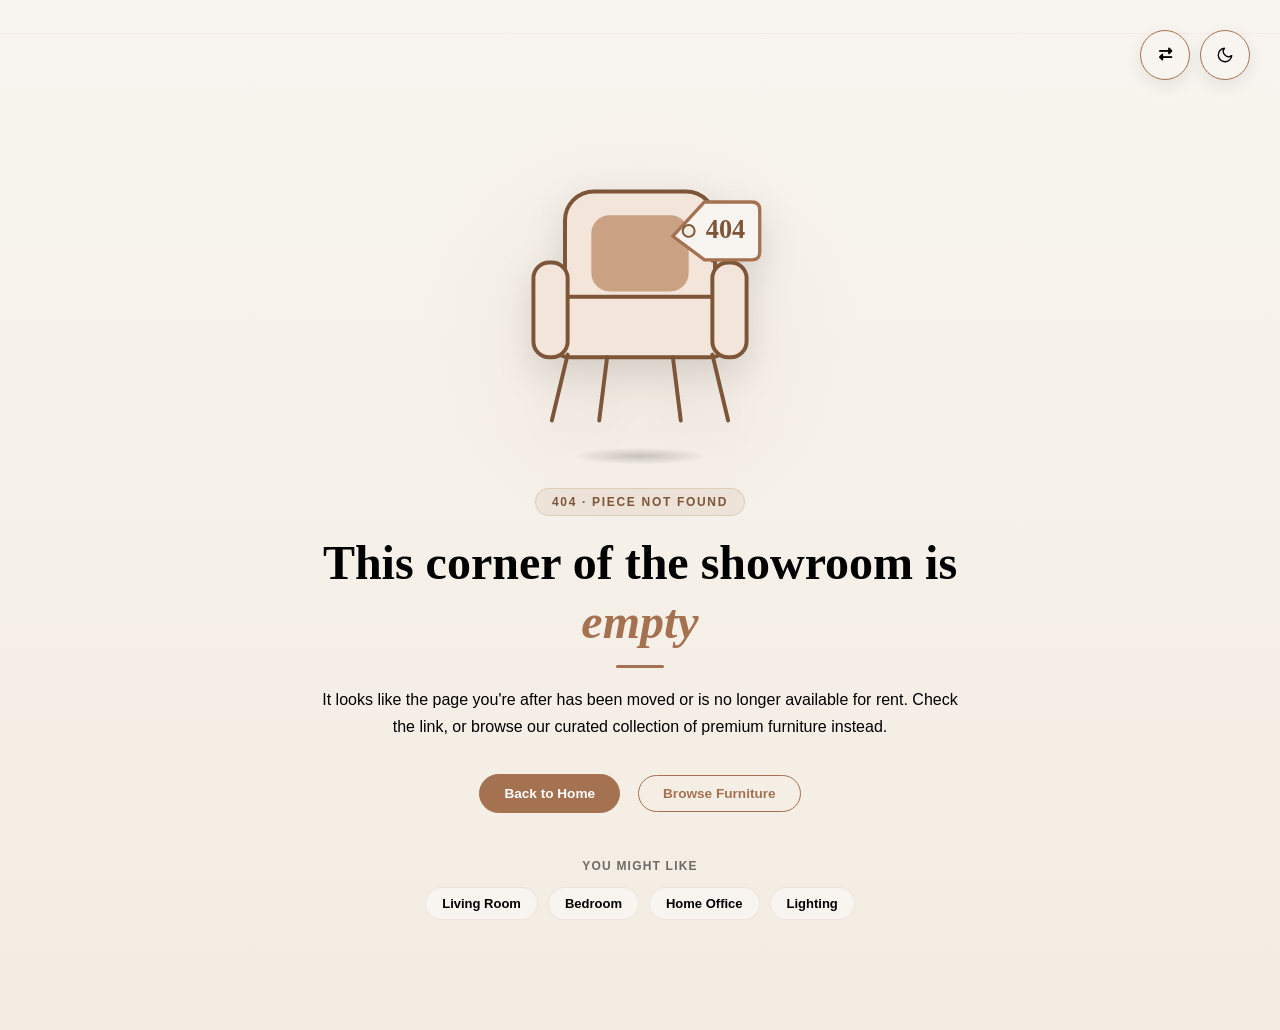
<file: 404page.html>
<!DOCTYPE html>
<html lang="en">

<head>
  <meta charset="UTF-8">
  <meta name="viewport" content="width=device-width, initial-scale=1.0">
  <title>Rent Frame About</title>
  <link rel="icon" type="image/png" href="../Images/logo3.png">

  <link rel="preload" href="../css/navbar.css" as="style">
  <link rel="stylesheet" href="../global.css">
 <link rel="stylesheet" href="https://cdnjs.cloudflare.com/ajax/libs/font-awesome/6.5.2/css/all.min.css">
  <link rel="stylesheet" href="../404page.css">
</head>

<body>

    <script>
    (function () {
      try {
        if (localStorage.getItem('rentframe-theme') === 'dark') {
          document.body.classList.add('dark');
        }
      } catch (e) { }
    })();
  </script>

<div class="toggle-group">

  <button class="dir-toggle" id="dirToggle" type="button" aria-label="Switch to right-to-left layout" aria-pressed="false">
     <i class="fas fa-exchange-alt"></i>
  </button>

  <button class="theme-toggle" id="themeToggle" type="button" aria-label="Toggle dark mode" aria-pressed="false">
     <svg class="icon-svg icon-moon" viewBox="0 0 24 24" fill="none" stroke="currentColor" stroke-width="1.8"
        stroke-linecap="round" stroke-linejoin="round" xmlns="http://www.w3.org/2000/svg">
        <circle cx="12" cy="12" r="4" />
        <path
          d="M12 2v2M12 20v2M4.93 4.93l1.41 1.41M17.66 17.66l1.41 1.41M2 12h2M20 12h2M6.34 17.66l-1.41 1.41M19.07 4.93l-1.41 1.41" />
      </svg>
      <svg class="icon-svg icon-sun" viewBox="0 0 24 24" fill="none" stroke="currentColor" stroke-width="1.8"
        stroke-linecap="round" stroke-linejoin="round" xmlns="http://www.w3.org/2000/svg">
        <path d="M21 12.79A9 9 0 1 1 11.21 3 7 7 0 0 0 21 12.79Z" />
      </svg>
  </button>

</div>



<main class="notfound-section section">

  <div class="measure-rule" aria-hidden="true" id="measureRule"></div>

  <div class="scene" aria-hidden="true">
    <div class="spotlight"></div>
    <div class="floor-shadow"></div>

    <svg class="chair" viewBox="0 0 190 200" xmlns="http://www.w3.org/2000/svg">
      
      <rect class="chair-fill" x="38" y="16" width="114" height="96" rx="22"></rect>
      
      <rect class="chair-cushion" x="58" y="34" width="74" height="58" rx="14"></rect>
      
      <rect class="chair-fill" x="24" y="96" width="142" height="46" rx="18"></rect>
      
      <rect class="chair-fill" x="14" y="70" width="26" height="72" rx="12"></rect>
      
      <rect class="chair-fill" x="150" y="70" width="26" height="72" rx="12"></rect>
      
      <path class="chair-line" d="M40 140 L28 190"></path>
      <path class="chair-line" d="M150 140 L162 190"></path>
      <path class="chair-line" d="M70 142 L64 190"></path>
      <path class="chair-line" d="M120 142 L126 190"></path>

      
      <g class="tag-group">
        <line class="string" x1="150" y1="70" x2="150" y2="46"></line>
        <g transform="translate(150 46)">
          <path class="tag-body" d="M-30 4 L-6 -22 L30 -22 Q36 -22 36 -16 L36 16 Q36 22 30 22 L-6 22 Z"></path>
          <circle class="tag-hole" cx="-18" cy="0" r="4.5"></circle>
          <text x="10" y="1">404</text>
        </g>
      </g>
    </svg>
  </div>

  <div class="section-heading">
    <span class="eyebrow">404 · Piece Not Found</span>
    <h2>This corner of the showroom is <span class="accent">empty</span></h2>
    <div class="divider"></div>
    <p>
      It looks like the page you're after has been moved or is no longer
      available for rent. Check the link, or browse our curated collection
      of premium furniture instead.
    </p>
  </div>

  <div class="cta-group">
    <a class="btn-primary" href="index.html">
      Back to Home
    </a>
    <a class="btn-outline" href="pricing.html#shop">
      Browse Furniture
    </a>
  </div>

  <nav class="quick-links" aria-label="Suggested categories">
    <span class="label">You might like</span>
    <a href="/living-room">Living Room</a>
    <a href="/bedroom">Bedroom</a>
    <a href="/office">Home Office</a>
    <a href="/lighting">Lighting</a>
  </nav>

</main>

<script>
(function () {
  "use strict";

  
var body = document.body;
var toggle = document.getElementById("themeToggle");

function setTheme(isDark) {
  body.classList.toggle("dark", isDark);
  toggle.setAttribute("aria-pressed", String(isDark));
  toggle.setAttribute(
    "aria-label",
    isDark ? "Switch to light mode" : "Switch to dark mode"
  );
  try {
    localStorage.setItem("rentframe-theme", isDark ? "dark" : "light");
  } catch (e) { }
}

// Respect whatever the inline head script already applied from localStorage
setTheme(body.classList.contains("dark"));

toggle.addEventListener("click", function () {
  setTheme(!body.classList.contains("dark"));
});

  
  var html = document.documentElement;
  var dirToggle = document.getElementById("dirToggle");
  var dirLabel = document.getElementById("dirLabel");

  function setDirection(isRTL) {
    html.setAttribute("dir", isRTL ? "rtl" : "ltr");
    dirToggle.setAttribute("aria-pressed", String(isRTL));
    dirToggle.setAttribute(
      "aria-label",
      isRTL ? "Switch to left-to-right layout" : "Switch to right-to-left layout"
    );
    dirLabel.textContent = isRTL ? "LTR" : "RTL";
  }


  setDirection(false);

  dirToggle.addEventListener("click", function () {
    setDirection(html.getAttribute("dir") !== "rtl");
  });

  
  var rule = document.getElementById("measureRule");
  if (rule) {
    var frag = document.createDocumentFragment();
    var count = 40;
    for (var i = 0; i <= count; i++) {
      var tick = document.createElement("span");
      tick.style.insetInlineStart = (i * (100 / count)) + "%";
      if (i % 5 === 0) tick.style.height = "16px";
      frag.appendChild(tick);
    }
    rule.appendChild(frag);
  }

  
  var scene = document.querySelector(".scene");
  var reduceMotion = window.matchMedia("(prefers-reduced-motion: reduce)").matches;

  if (scene && !reduceMotion && window.matchMedia("(hover: hover)").matches) {
    var chair = scene.querySelector(".chair");
    var maxTilt = 4;

    window.addEventListener("mousemove", function (e) {
      var w = window.innerWidth;
      var h = window.innerHeight;
      var x = (e.clientX / w - 0.5) * 2;
      var y = (e.clientY / h - 0.5) * 2;
      chair.style.transform =
        "rotate(" + (x * maxTilt * -1) + "deg) translateY(" + (y * 4) + "px)";
    });
  }
})();
</script>

  <script src="../js/navbar.js"></script>

  <script src="../js/footer.js"></script>
</body>

</html>
</file>
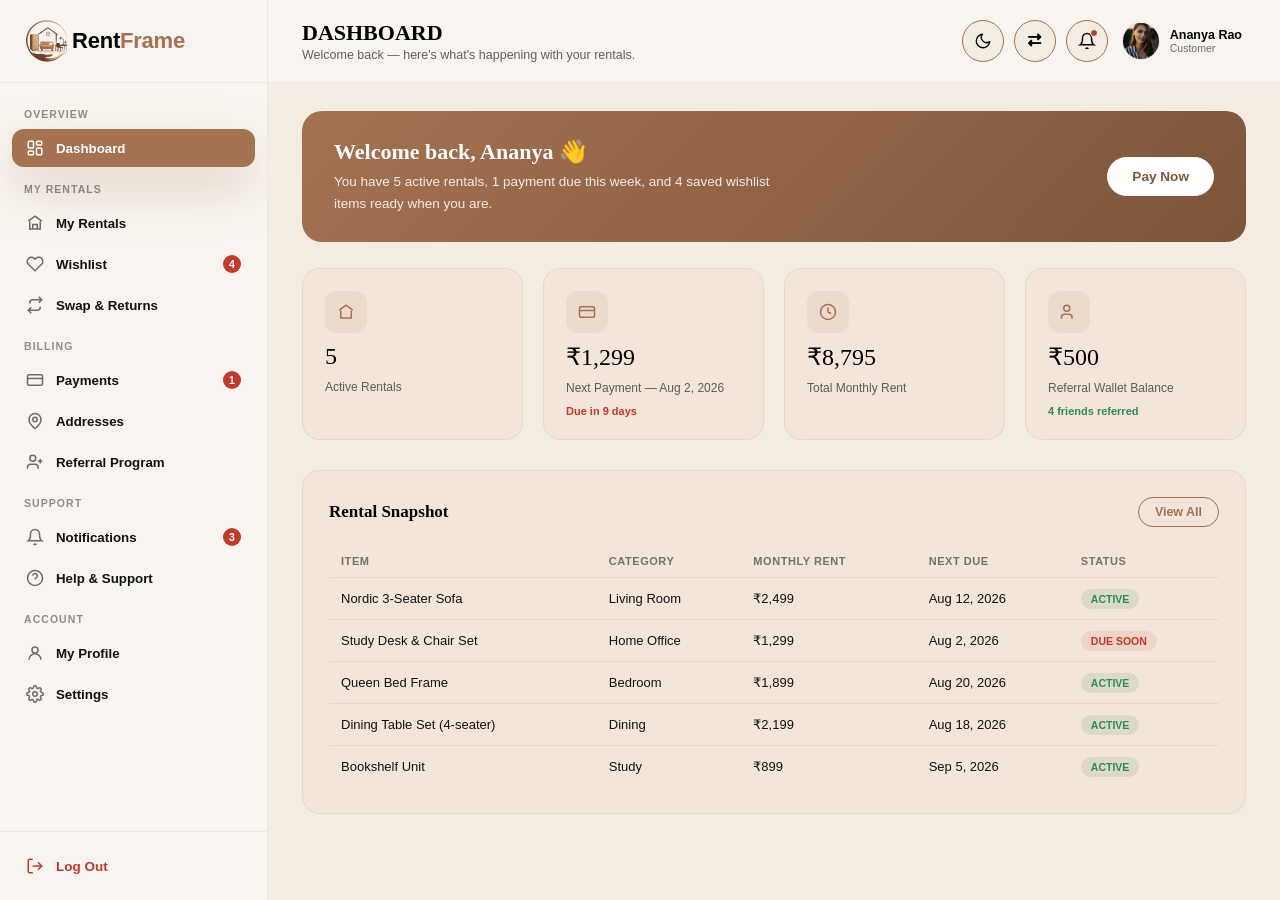
<file: dashboard.html>
<!DOCTYPE html>
<html lang="en">

<head>
  <meta charset="UTF-8">
  <meta name="viewport" content="width=device-width, initial-scale=1.0">
  <title>Rent Frame Dashboard page</title>
  <link rel="icon" type="image/png" href="../Images/logo3.png">
  <link rel="stylesheet" href="https://cdnjs.cloudflare.com/ajax/libs/font-awesome/6.5.2/css/all.min.css">

  <link rel="stylesheet" href="../dashboard.css">
</head>

<body>


  <div class="dashboard-shell">


    <aside class="dashboard-sidebar" id="sidebar">
      <div class="sidebar-brand">
         <a href="index.html" class="navbar-logo">
        <span class="navbar-logo-icon-wrap">
          <img src="../Images/logo3.png" alt="RentFrame logo" class="navbar-logo-icon"
            onerror="this.style.display='none'; this.nextElementSibling.style.display='block';">
          <span class="navbar-logo-icon-fallback" style="display:none;">R</span>
        </span>
        <span class="navbar-logo-text">Rent<span>Frame</span></span>
      </a>
      </div>

      <nav class="sidebar-nav" aria-label="Dashboard navigation">
        <span class="sidebar-section-label">Overview</span>
        <button class="sidebar-link active" data-target="overview" data-title="Dashboard"
          data-sub="Welcome back — here's what's happening with your rentals.">
          <svg width="18" height="18" viewBox="0 0 24 24" fill="none" stroke="currentColor" stroke-width="2">
            <rect x="3" y="3" width="7" height="9" rx="1.5" />
            <rect x="14" y="3" width="7" height="5" rx="1.5" />
            <rect x="14" y="12" width="7" height="9" rx="1.5" />
            <rect x="3" y="16" width="7" height="5" rx="1.5" />
          </svg>
          Dashboard
        </button>

        <span class="sidebar-section-label">My Rentals</span>
        <button class="sidebar-link" data-target="rentals" data-title="My Rentals"
          data-sub="All the furniture currently rented to your address.">
          <svg width="18" height="18" viewBox="0 0 24 24" fill="none" stroke="currentColor" stroke-width="2">
            <path d="M3 9.5L12 3l9 6.5" />
            <path d="M5 10v10h14V10" />
            <path d="M9 20v-6h6v6" />
          </svg>
          My Rentals
        </button>
        <button class="sidebar-link" data-target="wishlist" data-title="Wishlist"
          data-sub="Items you've saved to rent later.">
          <svg width="18" height="18" viewBox="0 0 24 24" fill="none" stroke="currentColor" stroke-width="2">
            <path
              d="M20.8 4.6a5.5 5.5 0 00-7.8 0L12 5.6l-1-1a5.5 5.5 0 00-7.8 7.8l1 1L12 21l7.8-7.6 1-1a5.5 5.5 0 000-7.8z" />
          </svg>
          Wishlist
          <span class="badge-count" id="wishlistBadge">4</span>
        </button>
        <button class="sidebar-link" data-target="swaps" data-title="Swap &amp; Returns"
          data-sub="Request an item swap or an early return.">
          <svg width="18" height="18" viewBox="0 0 24 24" fill="none" stroke="currentColor" stroke-width="2">
            <path d="M17 1l4 4-4 4M21 5H9a4 4 0 00-4 4v1M7 23l-4-4 4-4M3 19h12a4 4 0 004-4v-1" />
          </svg>
          Swap &amp; Returns
        </button>

        <span class="sidebar-section-label">Billing</span>
        <button class="sidebar-link" data-target="payments" data-title="Payments"
          data-sub="Track due dates, pay rent and review past invoices.">
          <svg width="18" height="18" viewBox="0 0 24 24" fill="none" stroke="currentColor" stroke-width="2">
            <rect x="2" y="5" width="20" height="14" rx="2" />
            <line x1="2" y1="10" x2="22" y2="10" />
          </svg>
          Payments
          <span class="badge-count" id="paymentsBadge">1</span>
        </button>
        <button class="sidebar-link" data-target="addresses" data-title="Addresses"
          data-sub="Manage your saved delivery locations.">
          <svg width="18" height="18" viewBox="0 0 24 24" fill="none" stroke="currentColor" stroke-width="2">
            <path d="M20 10c0 6-8 12-8 12s-8-6-8-12a8 8 0 0116 0z" />
            <circle cx="12" cy="10" r="3" />
          </svg>
          Addresses
        </button>
        <button class="sidebar-link" data-target="referral" data-title="Referral Program"
          data-sub="Invite friends and earn rental credit.">
          <svg width="18" height="18" viewBox="0 0 24 24" fill="none" stroke="currentColor" stroke-width="2">
            <circle cx="9" cy="7" r="4" />
            <path d="M2 21v-2a4 4 0 014-4h6a4 4 0 014 4v2" />
            <path d="M19 8v6M22 11h-6" />
          </svg>
          Referral Program
        </button>

        <span class="sidebar-section-label">Support</span>
        <button class="sidebar-link" data-target="notifications" data-title="Notifications"
          data-sub="Stay on top of reminders and order updates.">
          <svg width="18" height="18" viewBox="0 0 24 24" fill="none" stroke="currentColor" stroke-width="2">
            <path d="M18 8a6 6 0 00-12 0c0 7-3 9-3 9h18s-3-2-3-9" />
            <path d="M13.73 21a2 2 0 01-3.46 0" />
          </svg>
          Notifications
          <span class="badge-count" id="notifSidebarBadge">3</span>
        </button>
        <button class="sidebar-link" data-target="help" data-title="Help &amp; Support"
          data-sub="Browse FAQs or send us a message.">
          <svg width="18" height="18" viewBox="0 0 24 24" fill="none" stroke="currentColor" stroke-width="2">
            <circle cx="12" cy="12" r="10" />
            <path d="M9.1 9a3 3 0 115.8 1c0 2-3 2-3 4" />
            <line x1="12" y1="17" x2="12" y2="17" />
          </svg>
          Help &amp; Support
        </button>

        <span class="sidebar-section-label">Account</span>
        <button class="sidebar-link" data-target="profile" data-title="My Profile"
          data-sub="Manage your personal details.">
          <svg width="18" height="18" viewBox="0 0 24 24" fill="none" stroke="currentColor" stroke-width="2">
            <circle cx="12" cy="8" r="4" />
            <path d="M4 21c0-4.4 3.6-8 8-8s8 3.6 8 8" />
          </svg>
          My Profile
        </button>
        <button class="sidebar-link" data-target="settings" data-title="Settings"
          data-sub="Notification preferences, language and security.">
          <svg width="18" height="18" viewBox="0 0 24 24" fill="none" stroke="currentColor" stroke-width="2">
            <circle cx="12" cy="12" r="3" />
            <path
              d="M19.4 15a1.65 1.65 0 00.33 1.82l.06.06a2 2 0 11-2.83 2.83l-.06-.06a1.65 1.65 0 00-1.82-.33 1.65 1.65 0 00-1 1.51V21a2 2 0 01-4 0v-.09A1.65 1.65 0 009 19.4a1.65 1.65 0 00-1.82.33l-.06.06a2 2 0 11-2.83-2.83l.06-.06A1.65 1.65 0 004.6 15a1.65 1.65 0 00-1.51-1H3a2 2 0 010-4h.09A1.65 1.65 0 004.6 9a1.65 1.65 0 00-.33-1.82l-.06-.06a2 2 0 112.83-2.83l.06.06A1.65 1.65 0 009 4.6a1.65 1.65 0 001-1.51V3a2 2 0 014 0v.09a1.65 1.65 0 001 1.51 1.65 1.65 0 001.82-.33l.06-.06a2 2 0 112.83 2.83l-.06.06A1.65 1.65 0 0019.4 9c.23.5.66.86 1.51 1H21a2 2 0 010 4h-.09a1.65 1.65 0 00-1.51 1z" />
          </svg>
          Settings
        </button>
      </nav>

      <div class="sidebar-footer">
        <button class="sidebar-logout" id="sidebarLogoutBtn">
          <svg width="18" height="18" viewBox="0 0 24 24" fill="none" stroke="currentColor" stroke-width="2">
            <path d="M9 21H5a2 2 0 01-2-2V5a2 2 0 012-2h4" />
            <path d="M16 17l5-5-5-5" />
            <path d="M21 12H9" />
          </svg>
          Log Out
        </button>
      </div>
    </aside>

    <div class="sidebar-overlay" id="sidebarOverlay"></div>


    <div class="dashboard-main">

      <div class="mobile-topbar">
        <div style="display:flex;align-items:center;gap:12px;">
          <button class="hamburger-btn" id="hamburgerBtn" aria-label="Open menu">
            <svg width="20" height="20" viewBox="0 0 24 24" fill="none" stroke="currentColor" stroke-width="2">
              <line x1="3" y1="6" x2="21" y2="6" />
              <line x1="3" y1="12" x2="21" y2="12" />
              <line x1="3" y1="18" x2="21" y2="18" />
            </svg>
          </button>
          <a href="index.html" class="navbar-logo">
            <span class="navbar-logo-icon-wrap">
              <img src="../Images/logo3.png" alt="RentFrame logo" class="navbar-logo-icon"
                onerror="this.style.display='none'; this.nextElementSibling.style.display='block';">
              <span class="navbar-logo-icon-fallback" style="display:none;">R</span>
            </span>
            <span class="navbar-logo-text">Rent<span>Frame</span></span>
          </a>
        </div>
      </div>

      <header class="dashboard-topbar">
        <div class="topbar-heading">
          <h1 id="pageTitle">Dashboard</h1>
          <p id="pageSub">Welcome back — here's what's happening with your rentals.</p>
        </div>

        <div class="topbar-actions">
          <button class="icon-btn" id="modeToggle" aria-label="Toggle dark mode" title="Toggle light / dark mode">
            <svg class="icon-svg icon-moon" viewBox="0 0 24 24" fill="none" stroke="currentColor" stroke-width="1.8"
        stroke-linecap="round" stroke-linejoin="round" xmlns="http://www.w3.org/2000/svg">
        <circle cx="12" cy="12" r="4" />
        <path
          d="M12 2v2M12 20v2M4.93 4.93l1.41 1.41M17.66 17.66l1.41 1.41M2 12h2M20 12h2M6.34 17.66l-1.41 1.41M19.07 4.93l-1.41 1.41" />
      </svg>
           <svg class="icon-svg icon-sun" viewBox="0 0 24 24" fill="none" stroke="currentColor" stroke-width="1.8"
        stroke-linecap="round" stroke-linejoin="round" xmlns="http://www.w3.org/2000/svg">
        <path d="M21 12.79A9 9 0 1 1 11.21 3 7 7 0 0 0 21 12.79Z" />
      </svg>
          </button>
          <button class="icon-btn" id="rtlToggle" aria-label="Toggle RTL layout" title="Toggle RTL / LTR">
           <i class="fas fa-exchange-alt"></i>
    
    
          </button>

          <div class="dropdown-wrap">
            <button class="icon-btn" id="notifBtn" aria-label="Notifications">
              <svg width="18" height="18" viewBox="0 0 24 24" fill="none" stroke="currentColor" stroke-width="2">
                <path d="M18 8a6 6 0 00-12 0c0 7-3 9-3 9h18s-3-2-3-9" />
                <path d="M13.73 21a2 2 0 01-3.46 0" />
              </svg>
              <span class="dot" id="notifDot"></span>
            </button>
            <div class="dropdown-panel" id="notifPanel">
              <div class="dropdown-header">
                <h4>Notifications</h4><button id="markAllReadBtn">Mark all read</button>
              </div>
              <div class="dropdown-list" id="notifDropdownList"></div>
            </div>
          </div>

          <div class="dropdown-wrap">
            <button class="profile-trigger" id="profileBtn">
              <img class="profile-avatar" src="../Images/dash1.avif" alt="Ananya Rao">
              <span class="profile-meta"><strong>Ananya Rao</strong><span>Customer</span></span>
            </button>
            <div class="dropdown-panel" id="profilePanel">
              <div class="dropdown-header">
                <h4>Ananya Rao</h4>
              </div>
              <div class="profile-dropdown-list">
                <a href="#" data-target="profile"><svg width="15" height="15" viewBox="0 0 24 24" fill="none"
                    stroke="currentColor" stroke-width="2">
                    <circle cx="12" cy="8" r="4" />
                    <path d="M4 21c0-4.4 3.6-8 8-8s8 3.6 8 8" />
                  </svg>View Profile</a>
                <a href="#" data-target="settings"><svg width="15" height="15" viewBox="0 0 24 24" fill="none"
                    stroke="currentColor" stroke-width="2">
                    <circle cx="12" cy="12" r="3" />
                  </svg>Settings</a>
                <a href="#" data-target="payments"><svg width="15" height="15" viewBox="0 0 24 24" fill="none"
                    stroke="currentColor" stroke-width="2">
                    <rect x="2" y="5" width="20" height="14" rx="2" />
                    <line x1="2" y1="10" x2="22" y2="10" />
                  </svg>Billing &amp; Payments</a>
                <button class="logout-item" id="profileLogoutBtn"><svg width="15" height="15" viewBox="0 0 24 24"
                    fill="none" stroke="currentColor" stroke-width="2">
                    <path d="M9 21H5a2 2 0 01-2-2V5a2 2 0 012-2h4" />
                    <path d="M16 17l5-5-5-5" />
                    <path d="M21 12H9" />
                  </svg>Log Out</button>
              </div>
            </div>
          </div>
        </div>
      </header>

      <div class="dashboard-content">


        <section class="dashboard-section active" id="overview">
          <div class="welcome-banner">
            <div>
              <h2>Welcome back, Ananya 👋</h2>
              <p>You have 5 active rentals, 1 payment due this week, and 4 saved wishlist items ready when you are.</p>
            </div>
            <button class="btn-primary" data-target="payments">Pay Now</button>
          </div>

          <div class="metrics-grid">
            <div class="metric-card">
              <div class="metric-icon"><svg width="18" height="18" viewBox="0 0 24 24" fill="none" stroke="currentColor"
                  stroke-width="2">
                  <path d="M3 9.5L12 3l9 6.5" />
                  <path d="M5 10v10h14V10" />
                </svg></div>
              <div class="metric-value">5</div>
              <div class="metric-label">Active Rentals</div>
            </div>
            <div class="metric-card">
              <div class="metric-icon"><svg width="18" height="18" viewBox="0 0 24 24" fill="none" stroke="currentColor"
                  stroke-width="2">
                  <rect x="2" y="5" width="20" height="14" rx="2" />
                  <line x1="2" y1="10" x2="22" y2="10" />
                </svg></div>
              <div class="metric-value">₹1,299</div>
              <div class="metric-label">Next Payment — Aug 2, 2026</div>
              <div class="metric-sub" style="color:var(--danger)">Due in 9 days</div>
            </div>
            <div class="metric-card">
              <div class="metric-icon"><svg width="18" height="18" viewBox="0 0 24 24" fill="none" stroke="currentColor"
                  stroke-width="2">
                  <circle cx="12" cy="12" r="10" />
                  <path d="M12 6v6l4 2" />
                </svg></div>
              <div class="metric-value">₹8,795</div>
              <div class="metric-label">Total Monthly Rent</div>
            </div>
            <div class="metric-card">
              <div class="metric-icon"><svg width="18" height="18" viewBox="0 0 24 24" fill="none" stroke="currentColor"
                  stroke-width="2">
                  <circle cx="9" cy="7" r="4" />
                  <path d="M2 21v-2a4 4 0 014-4h6a4 4 0 014 4v2" />
                </svg></div>
              <div class="metric-value">₹500</div>
              <div class="metric-label">Referral Wallet Balance</div>
              <div class="metric-sub">4 friends referred</div>
            </div>
          </div>

          <div class="card-block">
            <div class="card-block-head">
              <h3>Rental Snapshot</h3><button class="btn-outline btn-sm" data-target="rentals">View All</button>
            </div>
            <div class="table-scroll">
              <table class="data-table">
                <thead>
                  <tr>
                    <th>Item</th>
                    <th>Category</th>
                    <th>Monthly Rent</th>
                    <th>Next Due</th>
                    <th>Status</th>
                  </tr>
                </thead>
                <tbody>
                  <tr>
                    <td>Nordic 3-Seater Sofa</td>
                    <td>Living Room</td>
                    <td>₹2,499</td>
                    <td>Aug 12, 2026</td>
                    <td><span class="status-badge paid">Active</span></td>
                  </tr>
                  <tr>
                    <td>Study Desk &amp; Chair Set</td>
                    <td>Home Office</td>
                    <td>₹1,299</td>
                    <td>Aug 2, 2026</td>
                    <td><span class="status-badge due">Due Soon</span></td>
                  </tr>
                  <tr>
                    <td>Queen Bed Frame</td>
                    <td>Bedroom</td>
                    <td>₹1,899</td>
                    <td>Aug 20, 2026</td>
                    <td><span class="status-badge paid">Active</span></td>
                  </tr>
                  <tr>
                    <td>Dining Table Set (4-seater)</td>
                    <td>Dining</td>
                    <td>₹2,199</td>
                    <td>Aug 18, 2026</td>
                    <td><span class="status-badge paid">Active</span></td>
                  </tr>
                  <tr>
                    <td>Bookshelf Unit</td>
                    <td>Study</td>
                    <td>₹899</td>
                    <td>Sep 5, 2026</td>
                    <td><span class="status-badge paid">Active</span></td>
                  </tr>
                </tbody>
              </table>
            </div>
          </div>
        </section>


        <section class="dashboard-section" id="rentals">
          <div class="card-block-head" style="margin-bottom:18px;">
            <h3 style="font-size:19px;">Active Rental Items</h3>
            <p>5 items currently rented to your Nellore address</p>
          </div>
          <div class="rentals-grid">
            <div class="rental-item-card">
              <img src="../Images/dash2.avif" alt="Nordic 3-seater sofa">
              <div class="rental-item-body">
                <span class="status-pill">Active</span>
                <h4 style="margin-top:10px;">Nordic 3-Seater Sofa</h4>
                <div class="rental-cat">Living Room · Started Mar 12, 2026</div>
                <div class="rental-meta-row"><span>Monthly Rent</span><strong>₹2,499</strong></div>
                <div class="rental-meta-row"><span>Next Due</span><strong>Aug 12, 2026</strong></div>
                <div class="rental-item-actions">
                  <button class="btn-outline btn-sm request-btn" data-item="Nordic 3-Seater Sofa"
                    data-type="Swap">Swap</button>
                  <button class="btn-outline btn-sm request-btn" data-item="Nordic 3-Seater Sofa"
                    data-type="Early Return">Return</button>
                </div>
              </div>
            </div>
            <div class="rental-item-card">
              <img src="../Images/dash3.avif" alt="Study desk and chair set">
              <div class="rental-item-body">
                <span class="status-pill">Active</span>
                <h4 style="margin-top:10px;">Study Desk &amp; Chair Set</h4>
                <div class="rental-cat">Home Office · Started May 2, 2026</div>
                <div class="rental-meta-row"><span>Monthly Rent</span><strong>₹1,299</strong></div>
                <div class="rental-meta-row"><span>Next Due</span><strong style="color:var(--danger)">Aug 2,
                    2026</strong></div>
                <div class="rental-item-actions">
                  <button class="btn-outline btn-sm request-btn" data-item="Study Desk &amp; Chair Set"
                    data-type="Swap">Swap</button>
                  <button class="btn-outline btn-sm request-btn" data-item="Study Desk &amp; Chair Set"
                    data-type="Early Return">Return</button>
                </div>
              </div>
            </div>
            <div class="rental-item-card">
              <img src="../Images/dash4.avif" alt="Queen bed frame">
              <div class="rental-item-body">
                <span class="status-pill">Active</span>
                <h4 style="margin-top:10px;">Queen Bed Frame</h4>
                <div class="rental-cat">Bedroom · Started Jun 20, 2026</div>
                <div class="rental-meta-row"><span>Monthly Rent</span><strong>₹1,899</strong></div>
                <div class="rental-meta-row"><span>Next Due</span><strong>Aug 20, 2026</strong></div>
                <div class="rental-item-actions">
                  <button class="btn-outline btn-sm request-btn" data-item="Queen Bed Frame"
                    data-type="Swap">Swap</button>
                  <button class="btn-outline btn-sm request-btn" data-item="Queen Bed Frame"
                    data-type="Early Return">Return</button>
                </div>
              </div>
            </div>
            <div class="rental-item-card">
              <img src="../Images/dash5.avif" alt="Dining table set">
              <div class="rental-item-body">
                <span class="status-pill">Active</span>
                <h4 style="margin-top:10px;">Dining Table Set (4-seater)</h4>
                <div class="rental-cat">Dining · Started Apr 18, 2026</div>
                <div class="rental-meta-row"><span>Monthly Rent</span><strong>₹2,199</strong></div>
                <div class="rental-meta-row"><span>Next Due</span><strong>Aug 18, 2026</strong></div>
                <div class="rental-item-actions">
                  <button class="btn-outline btn-sm request-btn" data-item="Dining Table Set"
                    data-type="Swap">Swap</button>
                  <button class="btn-outline btn-sm request-btn" data-item="Dining Table Set"
                    data-type="Early Return">Return</button>
                </div>
              </div>
            </div>
            <div class="rental-item-card">
              <img src="../Images/dash6.avif" alt="Bookshelf unit">
              <div class="rental-item-body">
                <span class="status-pill">Active</span>
                <h4 style="margin-top:10px;">Bookshelf Unit</h4>
                <div class="rental-cat">Study · Started Jul 5, 2026</div>
                <div class="rental-meta-row"><span>Monthly Rent</span><strong>₹899</strong></div>
                <div class="rental-meta-row"><span>Next Due</span><strong>Sep 5, 2026</strong></div>
                <div class="rental-item-actions">
                  <button class="btn-outline btn-sm request-btn" data-item="Bookshelf Unit"
                    data-type="Swap">Swap</button>
                  <button class="btn-outline btn-sm request-btn" data-item="Bookshelf Unit"
                    data-type="Early Return">Return</button>
                </div>
              </div>
            </div>
          </div>
        </section>


        <section class="dashboard-section" id="wishlist">
          <div class="card-block-head" style="margin-bottom:18px;">
            <h3 style="font-size:19px;">Saved For Later</h3>
            <p>4 items in your wishlist</p>
          </div>
          <div class="wishlist-grid" id="wishlistGrid">
            <div class="wishlist-card" data-name="Velvet Accent Chair">
              <img src="../Images/dash7.avif" alt="Velvet accent chair">
              <div class="wishlist-body">
                <h4>Velvet Accent Chair</h4>
                <div class="wl-price">₹799 / mo</div>
                <div class="wishlist-actions">
                  <button class="btn-primary btn-sm move-to-rentals-btn">Rent Now</button>
                  <button class="btn-outline btn-sm remove-wishlist-btn">Remove</button>
                </div>
              </div>
            </div>
            <div class="wishlist-card" data-name="Bookcase Ladder">
              <img src="../Images/dash8.avif" alt="Ladder bookcase">
              <div class="wishlist-body">
                <h4>Bookcase Ladder</h4>
                <div class="wl-price">₹649 / mo</div>
                <div class="wishlist-actions">
                  <button class="btn-primary btn-sm move-to-rentals-btn">Rent Now</button>
                  <button class="btn-outline btn-sm remove-wishlist-btn">Remove</button>
                </div>
              </div>
            </div>
            <div class="wishlist-card" data-name="Standing Arc Lamp">
              <img src="../Images/dash9.avif" alt="Standing arc lamp">
              <div class="wishlist-body">
                <h4>Standing Arc Lamp</h4>
                <div class="wl-price">₹399 / mo</div>
                <div class="wishlist-actions">
                  <button class="btn-primary btn-sm move-to-rentals-btn">Rent Now</button>
                  <button class="btn-outline btn-sm remove-wishlist-btn">Remove</button>
                </div>
              </div>
            </div>
            <div class="wishlist-card" data-name="Diamond Weave Rug">
              <img src="../Images/dash10.avif" alt="Diamond weave rug">
              <div class="wishlist-body">
                <h4>Diamond Weave Rug</h4>
                <div class="wl-price">₹549 / mo</div>
                <div class="wishlist-actions">
                  <button class="btn-primary btn-sm move-to-rentals-btn">Rent Now</button>
                  <button class="btn-outline btn-sm remove-wishlist-btn">Remove</button>
                </div>
              </div>
            </div>
          </div>
        </section>


        <section class="dashboard-section" id="payments">
          <div class="due-banner">
            <div class="due-banner-info">
              <strong>₹1,299 due on Aug 2, 2026</strong>
              <span>Study Desk &amp; Chair Set — monthly rent</span>
            </div>
            <button class="btn-primary" id="payNowBtn">Pay Now</button>
          </div>

          <div class="card-block">
            <div class="card-block-head">
              <h3>Saved Payment Methods</h3><button class="btn-outline btn-sm">Add Method</button>
            </div>
            <div class="payment-methods-grid">
              <div class="payment-method-card">
                <div class="pm-icon"><svg width="18" height="18" viewBox="0 0 24 24" fill="none" stroke="currentColor"
                    stroke-width="2">
                    <rect x="2" y="5" width="20" height="14" rx="2" />
                    <line x1="2" y1="10" x2="22" y2="10" />
                  </svg></div>
                <div><strong>HDFC Credit Card</strong><span>•••• 4821 — Primary</span></div>
              </div>
              <div class="payment-method-card">
                <div class="pm-icon"><svg width="18" height="18" viewBox="0 0 24 24" fill="none" stroke="currentColor"
                    stroke-width="2">
                    <rect x="2" y="5" width="20" height="14" rx="2" />
                    <line x1="2" y1="10" x2="22" y2="10" />
                  </svg></div>
                <div><strong>UPI</strong><span>ananya@okhdfcbank</span></div>
              </div>
              <div class="payment-method-card">
                <div class="pm-icon"><svg width="18" height="18" viewBox="0 0 24 24" fill="none" stroke="currentColor"
                    stroke-width="2">
                    <circle cx="9" cy="7" r="4" />
                    <path d="M2 21v-2a4 4 0 014-4h6a4 4 0 014 4v2" />
                  </svg></div>
                <div><strong>Referral Wallet</strong><span>₹500 available</span></div>
              </div>
            </div>
          </div>

          <div class="card-block">
            <div class="card-block-head">
              <h3>Payment History</h3>
            </div>
            <div class="table-scroll">
              <table class="data-table">
                <thead>
                  <tr>
                    <th>Invoice</th>
                    <th>Item</th>
                    <th>Amount</th>
                    <th>Date</th>
                    <th>Status</th>
                    <th></th>
                  </tr>
                </thead>
                <tbody>
                  <tr>
                    <td>#INV-2231</td>
                    <td>Bookshelf Unit</td>
                    <td>₹899</td>
                    <td>Jul 5, 2026</td>
                    <td><span class="status-badge paid">Paid</span></td>
                    <td><a href="#"
                        style="font-size:12px;color:var(--primary);font-weight:700;text-decoration:none;">Download</a>
                    </td>
                  </tr>
                  <tr>
                    <td>#INV-2214</td>
                    <td>Dining Table Set</td>
                    <td>₹2,199</td>
                    <td>Jun 18, 2026</td>
                    <td><span class="status-badge paid">Paid</span></td>
                    <td><a href="#"
                        style="font-size:12px;color:var(--primary);font-weight:700;text-decoration:none;">Download</a>
                    </td>
                  </tr>
                  <tr>
                    <td>#INV-2207</td>
                    <td>Nordic 3-Seater Sofa</td>
                    <td>₹2,499</td>
                    <td>Jul 12, 2026</td>
                    <td><span class="status-badge paid">Paid</span></td>
                    <td><a href="#"
                        style="font-size:12px;color:var(--primary);font-weight:700;text-decoration:none;">Download</a>
                    </td>
                  </tr>
                  <tr>
                    <td>#INV-2183</td>
                    <td>Queen Bed Frame</td>
                    <td>₹1,899</td>
                    <td>Jul 20, 2026</td>
                    <td><span class="status-badge paid">Paid</span></td>
                    <td><a href="#"
                        style="font-size:12px;color:var(--primary);font-weight:700;text-decoration:none;">Download</a>
                    </td>
                  </tr>
                  <tr>
                    <td>#INV-2145</td>
                    <td>Study Desk &amp; Chair Set</td>
                    <td>₹1,299</td>
                    <td>Jul 2, 2026</td>
                    <td><span class="status-badge paid">Paid</span></td>
                    <td><a href="#"
                        style="font-size:12px;color:var(--primary);font-weight:700;text-decoration:none;">Download</a>
                    </td>
                  </tr>
                </tbody>
              </table>
            </div>
          </div>
        </section>


        <section class="dashboard-section" id="swaps">
          <div class="card-block">
            <div class="card-block-head">
              <h3>New Swap / Return Request</h3>
              <p>1 free swap available this cycle</p>
            </div>
            <form id="swapForm" novalidate>
              <div class="form-grid">
                <div class="field">
                  <label for="swapItem">Rental Item</label>
                  <select id="swapItem" required>
                    <option value="" disabled selected>Select an item</option>
                    <option>Nordic 3-Seater Sofa</option>
                    <option>Study Desk &amp; Chair Set</option>
                    <option>Queen Bed Frame</option>
                    <option>Dining Table Set</option>
                    <option>Bookshelf Unit</option>
                  </select>
                </div>
                <div class="field">
                  <label>Request Type</label>
                  <div class="radio-group" style="margin-top:6px;">
                    <label class="radio-option"><input type="radio" name="swapType" value="Swap" checked> Swap
                      Item</label>
                    <label class="radio-option"><input type="radio" name="swapType" value="Early Return"> Early
                      Return</label>
                  </div>
                </div>
              </div>
              <div class="field">
                <label for="swapReason">Reason</label>
                <textarea id="swapReason" placeholder="Tell us briefly why you'd like to swap or return this item..."
                  required></textarea>
                <span class="form-note-inline" id="swapFormNote"></span>
              </div>
              <button type="submit" class="btn-primary">Submit Request</button>
            </form>
          </div>

          <div class="card-block">
            <div class="card-block-head">
              <h3>Request History</h3>
            </div>
            <div class="table-scroll">
              <table class="data-table" id="requestHistoryTable">
                <thead>
                  <tr>
                    <th>Item</th>
                    <th>Type</th>
                    <th>Requested</th>
                    <th>Status</th>
                  </tr>
                </thead>
                <tbody id="requestHistoryBody">
                  <tr>
                    <td>Coffee Table</td>
                    <td>Swap</td>
                    <td>Jul 10, 2026</td>
                    <td><span class="status-badge approved">Approved</span></td>
                  </tr>
                  <tr>
                    <td>Bookshelf</td>
                    <td>Early Return</td>
                    <td>Jun 28, 2026</td>
                    <td><span class="status-badge approved">Completed</span></td>
                  </tr>
                  <tr>
                    <td>Recliner Chair</td>
                    <td>Swap</td>
                    <td>May 14, 2026</td>
                    <td><span class="status-badge approved">Completed</span></td>
                  </tr>
                  <tr>
                    <td>Side Table</td>
                    <td>Early Return</td>
                    <td>Apr 30, 2026</td>
                    <td><span class="status-badge approved">Completed</span></td>
                  </tr>
                </tbody>
              </table>
            </div>
          </div>
        </section>


        <section class="dashboard-section" id="addresses">
          <div class="card-block-head" style="margin-bottom:18px;">
            <h3 style="font-size:19px;">Saved Addresses</h3>
            <button class="btn-outline btn-sm">Add New Address</button>
          </div>
          <div class="address-grid">
            <div class="address-card">
              <span class="address-tag">Home</span>
              <p>Ananya Rao<br>4th Cross, Dargamitta<br>Nellore, Andhra Pradesh 524003<br>+91 98765 43210</p>
              <div class="address-actions">
                <button class="btn-outline btn-sm">Edit</button>
                <button class="btn-danger-outline">Delete</button>
              </div>
            </div>
            <div class="address-card">
              <span class="address-tag">Office</span>
              <p>Ananya Rao<br>2nd Floor, 100ft Road, Indiranagar<br>Bangalore, Karnataka 560038<br>+91 80 2345 6789</p>
              <div class="address-actions">
                <button class="btn-outline btn-sm">Edit</button>
                <button class="btn-danger-outline">Delete</button>
              </div>
            </div>
          </div>
        </section>


        <section class="dashboard-section" id="referral">
          <div class="card-block">
            <div class="card-block-head">
              <h3>Invite Friends, Earn Credit</h3>
              <p>Both of you get ₹500 rental credit</p>
            </div>
            <div class="referral-code-box">
              <div><span style="font-size:11.5px; opacity:0.6; display:block; margin-bottom:4px;">Your referral
                  code</span><strong id="referralCode">ANANYA200</strong></div>
              <button class="btn-primary btn-sm" id="copyReferralBtn">Copy Code</button>
            </div>
            <div class="referral-stats">
              <div class="metric-card">
                <div class="metric-value">4</div>
                <div class="metric-label">Friends Referred</div>
              </div>
              <div class="metric-card">
                <div class="metric-value">₹2,000</div>
                <div class="metric-label">Total Earned</div>
              </div>
              <div class="metric-card">
                <div class="metric-value">₹500</div>
                <div class="metric-label">Wallet Balance</div>
              </div>
            </div>
            <div class="share-buttons">
              <button class="btn-outline btn-sm">Share via WhatsApp</button>
              <button class="btn-outline btn-sm">Share via Email</button>
              <button class="btn-outline btn-sm">Copy Invite Link</button>
            </div>
          </div>
        </section>


        <section class="dashboard-section" id="notifications">
          <div class="card-block">
            <div class="card-block-head">
              <h3>All Notifications</h3><button class="btn-outline btn-sm" id="markAllReadBtn2">Mark all as
                read</button>
            </div>
            <div id="notifFullList"></div>
          </div>
        </section>


        <section class="dashboard-section" id="help">
          <div class="card-block">
            <div class="card-block-head">
              <h3>Frequently Asked Questions</h3>
            </div>
            <div id="faqList">
              <div class="faq-item">
                <button class="faq-question">How does the free swap work? <svg width="16" height="16"
                    viewBox="0 0 24 24" fill="none" stroke="currentColor" stroke-width="2">
                    <path d="M6 9l6 6 6-6" />
                  </svg></button>
                <div class="faq-answer">
                  <p>Every rental plan includes one free swap every 6 months. Just raise a request from the Swap &amp;
                    Returns page and we'll schedule pickup and delivery of the replacement item.</p>
                </div>
              </div>
              <div class="faq-item">
                <button class="faq-question">When is my rent charged? <svg width="16" height="16" viewBox="0 0 24 24"
                    fill="none" stroke="currentColor" stroke-width="2">
                    <path d="M6 9l6 6 6-6" />
                  </svg></button>
                <div class="faq-answer">
                  <p>Rent is charged monthly on the date you first started that rental. You'll get a reminder 5 days
                    before each due date.</p>
                </div>
              </div>
              <div class="faq-item">
                <button class="faq-question">Can I end a rental early? <svg width="16" height="16" viewBox="0 0 24 24"
                    fill="none" stroke="currentColor" stroke-width="2">
                    <path d="M6 9l6 6 6-6" />
                  </svg></button>
                <div class="faq-answer">
                  <p>Yes — submit an Early Return request from the item's card. Minimum rental periods and pickup
                    charges vary by item and are shown before you confirm.</p>
                </div>
              </div>
              <div class="faq-item">
                <button class="faq-question">How do I redeem referral credit? <svg width="16" height="16"
                    viewBox="0 0 24 24" fill="none" stroke="currentColor" stroke-width="2">
                    <path d="M6 9l6 6 6-6" />
                  </svg></button>
                <div class="faq-answer">
                  <p>Referral credit lands in your Referral Wallet automatically and can be applied as a payment method
                    at checkout on the Payments page.</p>
                </div>
              </div>
            </div>
          </div>

          <div class="card-block">
            <div class="card-block-head">
              <h3>Still Need Help?</h3>
            </div>
            <form id="helpForm">
              <div class="form-grid">
                <div class="field"><label for="helpSubject">Subject</label><input type="text" id="helpSubject"
                    placeholder="e.g. Delivery delay" required></div>
                <div class="field"><label for="helpOrder">Related Item (optional)</label><input type="text"
                    id="helpOrder" placeholder="e.g. Queen Bed Frame"></div>
              </div>
              <div class="field">
                <label for="helpMessage">Message</label>
                <textarea id="helpMessage" placeholder="Describe your issue and we'll get back within 24 hours..."
                  required></textarea>
              </div>
              <button type="submit" class="btn-primary">Send Message</button>
              <span class="form-note-inline" id="helpFormNote"></span>
            </form>
          </div>
        </section>


        <section class="dashboard-section" id="profile">
          <div class="card-block">
            <div class="profile-header">
              <img src="../Images/dash11.avif" alt="Ananya Rao">
              <div>
                <h3>Ananya Rao</h3><span>Customer since March 2026 · Nellore Showroom</span>
              </div>
            </div>
            <form id="profileForm">
              <div class="form-grid">
                <div class="field"><label for="pFirst">First Name</label><input type="text" id="pFirst" value="Ananya"
                    disabled></div>
                <div class="field"><label for="pLast">Last Name</label><input type="text" id="pLast" value="Rao"
                    disabled></div>
                <div class="field"><label for="pEmail">Email Address</label><input type="email" id="pEmail"
                    value="ananya.rao@example.com" disabled></div>
                <div class="field"><label for="pPhone">Phone Number</label><input type="tel" id="pPhone"
                    value="+91 98765 43210" disabled></div>
              </div>
              <div class="field"><label for="pAddress">Delivery Address</label><textarea id="pAddress"
                  disabled>4th Cross, Dargamitta, Nellore, Andhra Pradesh 524003</textarea></div>
              <div style="display:flex; gap:12px;">
                <button type="button" class="btn-outline" id="editProfileBtn">Edit Details</button>
                <button type="submit" class="btn-primary" id="saveProfileBtn" style="display:none;">Save
                  Changes</button>
              </div>
              <span class="form-note-inline" id="profileFormNote"></span>
            </form>
          </div>
        </section>


        <section class="dashboard-section" id="settings">
          <div class="card-block">
            <div class="card-block-head">
              <h3>Notification Preferences</h3>
            </div>
            <div class="settings-row">
              <div class="settings-row-label"><strong>Email Notifications</strong><span>Payment reminders and order
                  updates</span></div>
              <label class="switch"><input type="checkbox" checked><span class="switch-slider"></span></label>
            </div>
            <div class="settings-row">
              <div class="settings-row-label"><strong>SMS Notifications</strong><span>Delivery and pickup alerts</span>
              </div>
              <label class="switch"><input type="checkbox" checked><span class="switch-slider"></span></label>
            </div>
            <div class="settings-row">
              <div class="settings-row-label"><strong>Push Notifications</strong><span>Real-time app alerts</span></div>
              <label class="switch"><input type="checkbox"><span class="switch-slider"></span></label>
            </div>
            <div class="settings-row">
              <div class="settings-row-label"><strong>Marketing Emails</strong><span>New arrivals and seasonal
                  offers</span></div>
              <label class="switch"><input type="checkbox" checked><span class="switch-slider"></span></label>
            </div>
          </div>

          <div class="card-block">
            <div class="card-block-head">
              <h3>Language &amp; Region</h3>
            </div>
            <div class="form-grid">
              <div class="field">
                <label for="langSelect">Preferred Language</label>
                <select id="langSelect">
                  <option>English</option>
                  <option>Telugu</option>
                  <option>Hindi</option>
                </select>
              </div>
              <div class="field">
                <label for="currencySelect">Currency</label>
                <select id="currencySelect">
                  <option>INR (₹)</option>
                  <option>USD ($)</option>
                </select>
              </div>
            </div>
          </div>

          <div class="card-block">
            <div class="card-block-head">
              <h3>Security</h3>
            </div>
            <form id="passwordForm">
              <div class="form-grid">
                <div class="field"><label for="currentPw">Current Password</label><input type="password" id="currentPw"
                    placeholder="Enter current password" required></div>
                <div class="field"><label for="newPw">New Password</label><input type="password" id="newPw"
                    placeholder="Enter new password" required></div>
              </div>
              <button type="submit" class="btn-primary">Update Password</button>
              <span class="form-note-inline" id="pwFormNote"></span>
            </form>
          </div>
        </section>

      </div>
    </div>
  </div>

  <script>
    document.addEventListener('DOMContentLoaded', () => {

      const modeToggle = document.getElementById('modeToggle');

      if (localStorage.getItem('rentframe-theme') === 'dark') {
        document.body.classList.add('dark');
      }

      modeToggle.addEventListener('click', () => {
        const isDark = document.body.classList.toggle('dark');
        localStorage.setItem('rentframe-theme', isDark ? 'dark' : 'light');
      });



      const rtlToggle = document.getElementById('rtlToggle');
      if (localStorage.getItem('rentframe-dir') === 'rtl') document.body.setAttribute('dir', 'rtl');
      rtlToggle.addEventListener('click', () => {
        const isRTL = document.body.getAttribute('dir') === 'rtl';
        document.body.setAttribute('dir', isRTL ? 'ltr' : 'rtl');
        localStorage.setItem('rentframe-dir', isRTL ? 'ltr' : 'rtl');
      });


      const notifications = [
        { text: 'Payment of ₹1,299 is due in 9 days for Study Desk & Chair Set.', time: '2 hours ago', read: false },
        { text: 'Your swap request for Coffee Table was approved.', time: '1 day ago', read: false },
        { text: 'Referral bonus of ₹500 credited to your wallet.', time: '2 days ago', read: false },
        { text: 'New arrivals added to the Home Office collection.', time: '4 days ago', read: true },
        { text: 'Invoice #INV-2231 generated for Bookshelf Unit.', time: '5 days ago', read: true },
        { text: 'Your saved address "Office" was updated successfully.', time: '1 week ago', read: true }
      ];

      function unreadCount() { return notifications.filter(n => !n.read).length; }
      function renderNotifBadges() {
        const count = unreadCount();
        const badge = document.getElementById('notifSidebarBadge');
        badge.textContent = count;
        badge.style.display = count ? 'flex' : 'none';
        document.getElementById('notifDot').style.display = count ? 'block' : 'none';
      }
      function notifRowHTML(n) {
        return `<div class="notif-item ${n.read ? 'read' : ''}"><span class="notif-dot"></span><p>${n.text}<span>${n.time}</span></p></div>`;
      }
      function renderNotifDropdown() { document.getElementById('notifDropdownList').innerHTML = notifications.map(notifRowHTML).join(''); }
      function renderNotifFullList() {
        const wrap = document.getElementById('notifFullList');
        wrap.innerHTML = notifications.length ? notifications.map(notifRowHTML).join('') : '<p class="empty-state">You\'re all caught up.</p>';
      }
      function markAllRead() {
        notifications.forEach(n => n.read = true);
        renderNotifBadges(); renderNotifDropdown(); renderNotifFullList();
      }
      renderNotifBadges(); renderNotifDropdown(); renderNotifFullList();
      document.getElementById('markAllReadBtn').addEventListener('click', markAllRead);
      document.getElementById('markAllReadBtn2').addEventListener('click', markAllRead);


      const sidebarLinks = document.querySelectorAll('.sidebar-link[data-target]');
      const sections = document.querySelectorAll('.dashboard-section');
      const pageTitle = document.getElementById('pageTitle');
      const pageSub = document.getElementById('pageSub');

      function goToSection(target, title, sub) {
        sections.forEach(s => s.classList.toggle('active', s.id === target));
        sidebarLinks.forEach(l => l.classList.toggle('active', l.dataset.target === target));
        if (title) pageTitle.textContent = title;
        if (sub) pageSub.textContent = sub;
        document.querySelector('.dashboard-content').scrollTo({ top: 0, behavior: 'smooth' });
        closeSidebar();
        closeAllDropdowns();
      }
      sidebarLinks.forEach(link => link.addEventListener('click', () => goToSection(link.dataset.target, link.dataset.title, link.dataset.sub)));
      document.querySelectorAll('[data-target]').forEach(el => {
        if (el.classList.contains('sidebar-link')) return;
        el.addEventListener('click', (e) => {
          e.preventDefault();
          const target = el.dataset.target;
          const linkEl = document.querySelector(`.sidebar-link[data-target="${target}"]`);
          goToSection(target, linkEl ? linkEl.dataset.title : null, linkEl ? linkEl.dataset.sub : null);
        });
      });


      const sidebar = document.getElementById('sidebar');
      const overlay = document.getElementById('sidebarOverlay');
      const hamburgerBtn = document.getElementById('hamburgerBtn');
      function openSidebar() { sidebar.classList.add('open'); overlay.classList.add('show'); }
      function closeSidebar() { sidebar.classList.remove('open'); overlay.classList.remove('show'); }
      hamburgerBtn.addEventListener('click', () => sidebar.classList.contains('open') ? closeSidebar() : openSidebar());
      overlay.addEventListener('click', closeSidebar);


      const notifBtn = document.getElementById('notifBtn');
      const notifPanel = document.getElementById('notifPanel');
      const profileBtn = document.getElementById('profileBtn');
      const profilePanel = document.getElementById('profilePanel');
      function closeAllDropdowns() { notifPanel.classList.remove('show'); profilePanel.classList.remove('show'); }
      notifBtn.addEventListener('click', (e) => { e.stopPropagation(); const show = !notifPanel.classList.contains('show'); closeAllDropdowns(); if (show) notifPanel.classList.add('show'); });
      profileBtn.addEventListener('click', (e) => { e.stopPropagation(); const show = !profilePanel.classList.contains('show'); closeAllDropdowns(); if (show) profilePanel.classList.add('show'); });
      document.addEventListener('click', closeAllDropdowns);
      notifPanel.addEventListener('click', (e) => e.stopPropagation());
      profilePanel.addEventListener('click', (e) => e.stopPropagation());


      function handleLogout() {
        if (confirm('Are you sure you want to log out?')) window.location.href = 'login.html';
      }
      document.getElementById('sidebarLogoutBtn').addEventListener('click', handleLogout);
      document.getElementById('profileLogoutBtn').addEventListener('click', handleLogout);


      document.getElementById('payNowBtn').addEventListener('click', function () {
        const btn = this; const original = btn.textContent;
        btn.disabled = true; btn.textContent = 'Processing...';
        setTimeout(() => {
          btn.disabled = false; btn.textContent = original;
          alert('Payment successful! A receipt has been emailed to you.');
          document.getElementById('paymentsBadge').style.display = 'none';
        }, 900);
      });


      document.querySelectorAll('.request-btn').forEach(btn => {
        btn.addEventListener('click', () => {
          goToSection('swaps', 'Swap & Returns', 'Request an item swap or an early return.');
          const select = document.getElementById('swapItem');
          const match = Array.from(select.options).find(o => btn.dataset.item.startsWith(o.value));
          if (match) select.value = match.value;
          document.querySelectorAll('input[name="swapType"]').forEach(r => r.checked = (r.value === btn.dataset.type));
          document.getElementById('swapReason').focus();
        });
      });


      const swapForm = document.getElementById('swapForm');
      const swapFormNote = document.getElementById('swapFormNote');
      const requestHistoryBody = document.getElementById('requestHistoryBody');
      swapForm.addEventListener('submit', (e) => {
        e.preventDefault();
        const item = document.getElementById('swapItem').value;
        const type = document.querySelector('input[name="swapType"]:checked').value;
        const reason = document.getElementById('swapReason').value.trim();
        if (!item || reason.length < 5) {
          swapFormNote.textContent = 'Please choose an item and describe your reason (5+ characters).';
          swapFormNote.classList.add('show');
          return;
        }
        const dateStr = new Date().toLocaleDateString('en-US', { month: 'short', day: 'numeric', year: 'numeric' });
        const row = document.createElement('tr');
        row.innerHTML = `<td>${item}</td><td>${type}</td><td>${dateStr}</td><td><span class="status-badge pending">Pending</span></td>`;
        requestHistoryBody.prepend(row);
        swapFormNote.textContent = 'Request submitted! We\'ll review it within 24 hours.';
        swapFormNote.classList.add('show');
        swapForm.reset();
        setTimeout(() => swapFormNote.classList.remove('show'), 4000);
      });


      document.querySelectorAll('.remove-wishlist-btn').forEach(btn => {
        btn.addEventListener('click', () => {
          const card = btn.closest('.wishlist-card');
          card.remove();
          const badge = document.getElementById('wishlistBadge');
          badge.textContent = Math.max(0, parseInt(badge.textContent) - 1);
        });
      });
      document.querySelectorAll('.move-to-rentals-btn').forEach(btn => {
        btn.addEventListener('click', () => {
          const name = btn.closest('.wishlist-card').dataset.name;
          alert(`${name} has been added to your rental cart!`);
        });
      });


      document.querySelectorAll('.faq-question').forEach(q => {
        q.addEventListener('click', () => {
          const item = q.closest('.faq-item');
          const wasOpen = item.classList.contains('open');
          document.querySelectorAll('.faq-item.open').forEach(i => i.classList.remove('open'));
          if (!wasOpen) item.classList.add('open');
        });
      });


      document.getElementById('helpForm').addEventListener('submit', (e) => {
        e.preventDefault();
        const note = document.getElementById('helpFormNote');
        note.textContent = 'Message sent — our support team will reply within 24 hours.';
        note.classList.add('show');
        e.target.reset();
        setTimeout(() => note.classList.remove('show'), 4000);
      });


      const editProfileBtn = document.getElementById('editProfileBtn');
      const saveProfileBtn = document.getElementById('saveProfileBtn');
      const profileInputs = document.querySelectorAll('#profileForm input, #profileForm textarea');
      const profileFormNote = document.getElementById('profileFormNote');
      editProfileBtn.addEventListener('click', () => {
        profileInputs.forEach(i => i.disabled = false);
        profileInputs[0].focus();
        editProfileBtn.style.display = 'none';
        saveProfileBtn.style.display = 'inline-flex';
      });
      document.getElementById('profileForm').addEventListener('submit', (e) => {
        e.preventDefault();
        profileInputs.forEach(i => i.disabled = true);
        editProfileBtn.style.display = 'inline-flex';
        saveProfileBtn.style.display = 'none';
        profileFormNote.textContent = 'Profile updated successfully.';
        profileFormNote.classList.add('show');
        setTimeout(() => profileFormNote.classList.remove('show'), 4000);
      });


      document.getElementById('passwordForm').addEventListener('submit', (e) => {
        e.preventDefault();
        const note = document.getElementById('pwFormNote');
        note.textContent = 'Password updated successfully.';
        note.classList.add('show');
        e.target.reset();
        setTimeout(() => note.classList.remove('show'), 4000);
      });


      document.getElementById('copyReferralBtn').addEventListener('click', function () {
        const code = document.getElementById('referralCode').textContent;
        navigator.clipboard?.writeText(code).catch(() => { });
        const original = this.textContent;
        this.textContent = 'Copied!';
        setTimeout(() => this.textContent = original, 1500);
      });

    });
  </script>

  <script src="../js/navbar.js"></script>
</body>

</html>
</file>
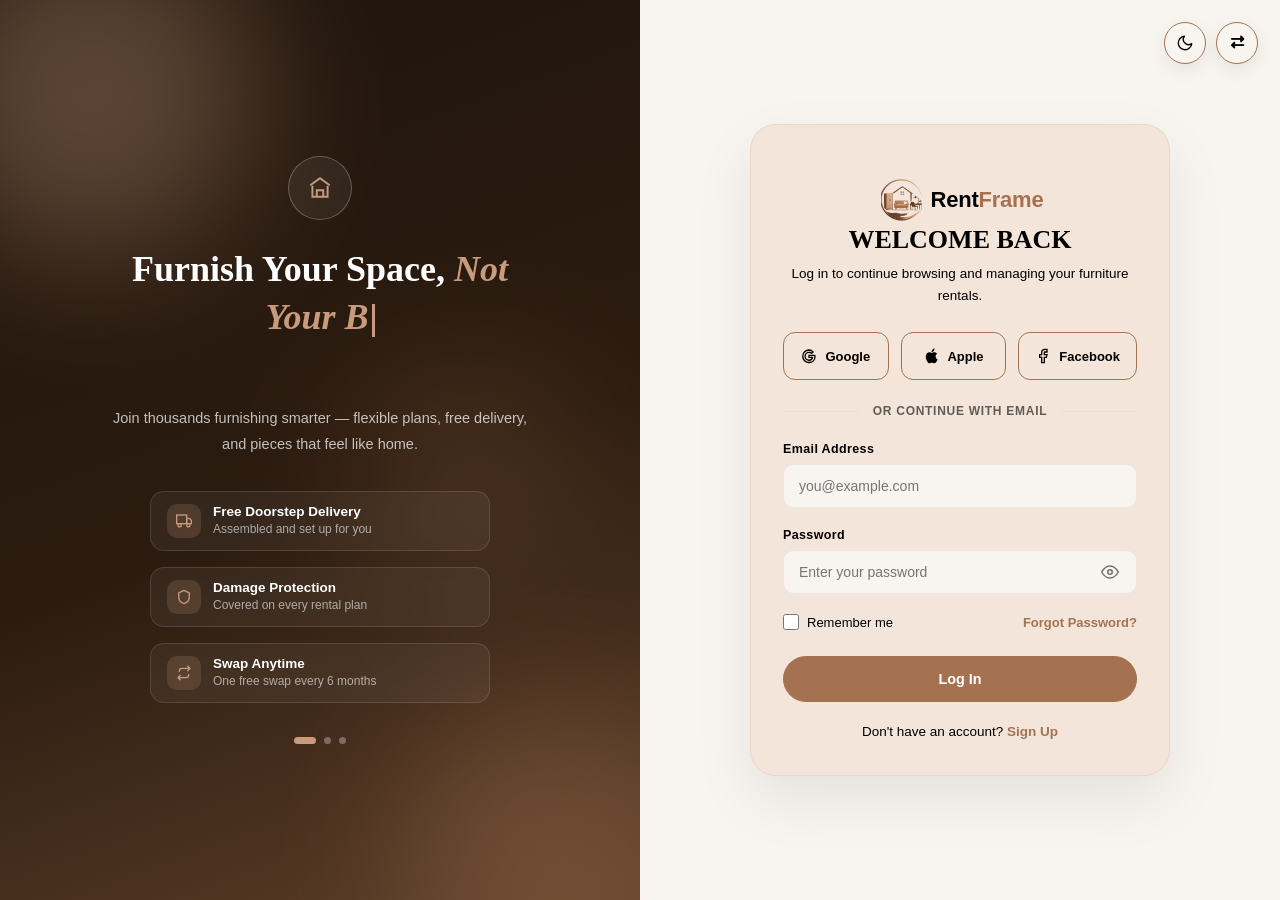
<file: login.html>
<!DOCTYPE html>
<html lang="en">

<head>
  <meta charset="UTF-8">
  <meta name="viewport" content="width=device-width, initial-scale=1.0">
  <title>Rent Frame Login page</title>
  <link rel="icon" type="image/png" href="../Images/logo3.png">
  <link rel="stylesheet" href="https://cdnjs.cloudflare.com/ajax/libs/font-awesome/6.5.2/css/all.min.css">


  <link rel="stylesheet" href="../global.css">


  <link rel="stylesheet" href="../login.css">
</head>

<body>
  <script>
    (function () {
      try {
        if (localStorage.getItem('rentframe-theme') === 'dark') {
          document.body.classList.add('dark');
        }
      } catch (e) { }
    })();
  </script>
  <div class="floating-controls">
    <button class="ctrl-btn" id="modeToggle" aria-label="Toggle dark mode" title="Toggle dark / light mode">
      <svg class="icon-svg icon-moon" viewBox="0 0 24 24" fill="none" stroke="currentColor" stroke-width="1.8"
        stroke-linecap="round" stroke-linejoin="round" xmlns="http://www.w3.org/2000/svg">
        <circle cx="12" cy="12" r="4" />
        <path
          d="M12 2v2M12 20v2M4.93 4.93l1.41 1.41M17.66 17.66l1.41 1.41M2 12h2M20 12h2M6.34 17.66l-1.41 1.41M19.07 4.93l-1.41 1.41" />
      </svg>
      <svg class="icon-svg icon-sun" viewBox="0 0 24 24" fill="none" stroke="currentColor" stroke-width="1.8"
        stroke-linecap="round" stroke-linejoin="round" xmlns="http://www.w3.org/2000/svg">
        <path d="M21 12.79A9 9 0 1 1 11.21 3 7 7 0 0 0 21 12.79Z" />
      </svg>
    </button>
    <button class="ctrl-btn" id="rtlToggle" aria-label="Toggle RTL layout" title="Toggle RTL / LTR">
      <i class="fas fa-exchange-alt"></i>
    </button>
  </div>

  <div class="auth-page">


    <div class="auth-visual">
      <span class="auth-blob auth-blob-1"></span>
      <span class="auth-blob auth-blob-2"></span>
      <span class="auth-blob auth-blob-3"></span>

      <div class="auth-visual-inner">
        <div class="visual-icon-ring">
          <svg width="26" height="26" viewBox="0 0 24 24" fill="none" stroke="currentColor" stroke-width="1.8">
            <path d="M3 9.5L12 3l9 6.5" />
            <path d="M5 10v10h14V10" />
            <path d="M9 20v-6h6v6" />
          </svg>
        </div>

        <h2 class="typewriter-heading" id="typewriterHeading"><span class="cursor"></span></h2>

        <p class="static-sub">Join thousands furnishing smarter — flexible plans, free delivery, and pieces that feel
          like home.</p>

        <div class="feature-list">
          <div class="feature-item">
            <span class="feature-icon">
              <svg width="16" height="16" viewBox="0 0 24 24" fill="none" stroke="currentColor" stroke-width="2">
                <rect x="1" y="3" width="15" height="13" />
                <path d="M16 8h4l3 3v5h-7V8z" />
                <circle cx="5.5" cy="18.5" r="2.5" />
                <circle cx="18.5" cy="18.5" r="2.5" />
              </svg>
            </span>
            <span class="feature-text"><strong>Free Doorstep Delivery</strong><span>Assembled and set up for
                you</span></span>
          </div>
          <div class="feature-item">
            <span class="feature-icon">
              <svg width="16" height="16" viewBox="0 0 24 24" fill="none" stroke="currentColor" stroke-width="2">
                <path d="M12 2l8 4v6c0 5-3.5 8.5-8 10-4.5-1.5-8-5-8-10V6l8-4z" />
              </svg>
            </span>
            <span class="feature-text"><strong>Damage Protection</strong><span>Covered on every rental
                plan</span></span>
          </div>
          <div class="feature-item">
            <span class="feature-icon">
              <svg width="16" height="16" viewBox="0 0 24 24" fill="none" stroke="currentColor" stroke-width="2">
                <path d="M17 1l4 4-4 4M21 5H9a4 4 0 00-4 4v1M7 23l-4-4 4-4M3 19h12a4 4 0 004-4v-1" />
              </svg>
            </span>
            <span class="feature-text"><strong>Swap Anytime</strong><span>One free swap every 6 months</span></span>
          </div>
        </div>

        <div class="auth-visual-dots"><span class="active"></span><span></span><span></span></div>
      </div>
    </div>

    <div class="auth-form-panel">
      <div class="auth-card reveal">




        <div class="auth-card-body">
          <a href="index.html" class="navbar-logo">
            <span class="navbar-logo-icon-wrap">
              <img src="../Images/logo3.png" alt="RentFrame logo" class="navbar-logo-icon"
                onerror="this.style.display='none'; this.nextElementSibling.style.display='block';">
              <span class="navbar-logo-icon-fallback" style="display:none;">R</span>
            </span>
            <span class="navbar-logo-text">Rent<span>Frame</span></span>
          </a>
          <h1>Welcome Back</h1>
          <p class="auth-sub">Log in to continue browsing and managing your furniture rentals.</p>

          <div class="social-login-group">
            <button type="button" class="social-btn" id="googleLogin" aria-label="Continue with Google">
              <svg width="16" height="16" viewBox="0 0 24 24" fill="none" stroke="currentColor" stroke-width="2">
                <path
                  d="M21.35 11.1H12v2.9h5.35c-.5 2.6-2.7 4.4-5.35 4.4a5.9 5.9 0 110-11.8c1.5 0 2.85.55 3.9 1.45l2.2-2.2A9.3 9.3 0 0012 3a9.4 9.4 0 100 18.8c5.4 0 9-3.8 9-9.15 0-.6-.07-1.05-.15-1.55z" />
              </svg>
              <span>Google</span>
            </button>

            <button type="button" class="social-btn" id="appleLogin" aria-label="Continue with Apple">
              <svg width="14" height="16" viewBox="0 0 16 18" fill="currentColor">
                <path
                  d="M13.15 9.53c-.02-2.05 1.67-3.04 1.75-3.09-.96-1.4-2.44-1.59-2.97-1.61-1.26-.13-2.47.74-3.11.74-.65 0-1.63-.72-2.68-.7-1.38.02-2.65.8-3.36 2.03-1.43 2.48-.37 6.16 1.03 8.18.68.98 1.5 2.09 2.57 2.05 1.03-.04 1.42-.67 2.67-.67 1.24 0 1.6.67 2.68.65 1.11-.02 1.81-1.01 2.49-1.99.78-1.14 1.1-2.24 1.12-2.3-.02-.01-2.14-.82-2.16-3.29z" />
                <path
                  d="M11.15 3.24c.57-.7.96-1.65.85-2.61-.83.03-1.83.55-2.42 1.24-.53.61-.99 1.6-.86 2.53.91.07 1.85-.46 2.43-1.16z" />
              </svg>
              <span>Apple</span>
            </button>

            <button type="button" class="social-btn" id="facebookLogin" aria-label="Continue with Facebook">
              <svg width="16" height="16" viewBox="0 0 24 24" fill="none" stroke="currentColor" stroke-width="2">
                <path d="M18 2h-3a5 5 0 00-5 5v3H7v4h3v8h4v-8h3l1-4h-4V7a1 1 0 011-1h3z" />
              </svg>
              <span>Facebook</span>
            </button>
          </div>

          <div class="divider-text">or continue with email</div>

          <form class="auth-form" id="loginForm" novalidate>
            <div class="field">
              <label for="loginEmail">Email Address</label>
              <input type="email" id="loginEmail" name="loginEmail" placeholder="you@example.com" required>
              <span class="error-msg">Please enter a valid email</span>
            </div>

            <div class="field">
              <label for="loginPassword">Password</label>
              <div class="password-field">
                <input id="loginPassword" name="loginPassword" placeholder="Enter your password"
                  required>
           <button type="button" class="toggle-password" data-target="loginPassword" aria-label="Show password">
  <svg class="icon-eye-toggle" width="18" height="18" viewBox="0 0 24 24" fill="none" stroke="currentColor" stroke-width="2">
    <path class="eye-path" d="M1 12s4-8 11-8 11 8 11 8-4 8-11 8-11-8-11-8z" />
    <circle class="eye-pupil" cx="12" cy="12" r="3" />
  </svg>
</button>
              </div>
              <span class="error-msg">Please enter your password</span>
            </div>

            <div class="form-utility-row">
              <label class="remember-me">
                <input type="checkbox" id="rememberMe" name="rememberMe">
                <span>Remember me</span>
              </label>
              <a href="forgot-password.html" class="forgot-link">Forgot Password?</a>
            </div>

            <button type="submit" class="btn-primary auth-submit-btn">
              <span class="btn-text">Log In</span>
            </button>

            <p class="form-note" id="loginNote">Logged in successfully — redirecting to your dashboard...</p>
          </form>

          <p class="auth-switch">Don't have an account? <a href="signup.html">Sign Up</a></p>
        </div>
      </div>
    </div>
  </div>

  <script>
    document.addEventListener('DOMContentLoaded', () => {

      const modeToggle = document.getElementById('modeToggle');

      modeToggle.addEventListener('click', () => {
        document.body.classList.toggle('dark');

        localStorage.setItem(
          'rentframe-theme',
          document.body.classList.contains('dark') ? 'dark' : 'light'
        );
      });

      const rtlToggle = document.getElementById('rtlToggle');
      rtlToggle.addEventListener('click', () => {
        const isRTL = document.body.getAttribute('dir') === 'rtl';
        document.body.setAttribute('dir', isRTL ? 'ltr' : 'rtl');
        localStorage.setItem('rentframe-dir', isRTL ? 'ltr' : 'rtl');
      });

      const revealEls = document.querySelectorAll('.reveal');
      const revealObserver = new IntersectionObserver((entries) => {
        entries.forEach(entry => {
          if (entry.isIntersecting) {
            entry.target.classList.add('in-view');
            revealObserver.unobserve(entry.target);
          }
        });
      }, { threshold: 0.1 });
      revealEls.forEach(el => revealObserver.observe(el));


      const phrases = [
        'Furnish Your Space, <span class="accent">Not Your Budget</span>',
        'Premium Furniture, <span class="accent">Zero Commitment</span>',
        'Move In Today, <span class="accent">Rent The Rest</span>'
      ];
      const headingEl = document.getElementById('typewriterHeading');
      const cursor = headingEl.querySelector('.cursor');
      const reduceMotion = window.matchMedia('(prefers-reduced-motion: reduce)').matches;

      let phraseIndex = 0;

      function typeLetters(html, callback) {

        const tokens = html.match(/<[^>]+>|[^<]/g) || [];
        let i = 0;
        let built = '';
        let insideTag = false;

        function step() {
          if (i >= tokens.length) { callback(); return; }
          const tok = tokens[i];
          built += tok;
          headingEl.innerHTML = built;
          headingEl.appendChild(cursor);
          i++;
          const delay = tok.startsWith('<') ? 0 : 34;
          setTimeout(step, delay);
        }
        step();
      }

      function eraseText(callback) {
        let content = headingEl.textContent;
        function step() {
          if (content.length === 0) { callback(); return; }
          content = content.slice(0, -1);
          headingEl.textContent = content;
          headingEl.appendChild(cursor);
          setTimeout(step, 16);
        }
        step();
      }

      function runTypewriter() {
        typeLetters(phrases[phraseIndex], () => {
          setTimeout(() => {
            eraseText(() => {
              phraseIndex = (phraseIndex + 1) % phrases.length;
              setTimeout(runTypewriter, 300);
            });
          }, 2200);
        });
      }

      if (reduceMotion) {
        headingEl.innerHTML = phrases[0];
      } else {
        runTypewriter();
      }


const EYE_OPEN_PATH = "M1 12s4-8 11-8 11 8 11 8-4 8-11 8-11-8-11-8z";
const EYE_CLOSED_PATH = "M17.94 17.94A10.94 10.94 0 0112 20c-7 0-11-8-11-8a20.3 20.3 0 015.06-6.06M9.9 4.24A9.12 9.12 0 0112 4c7 0 11 8 11 8a20.4 20.4 0 01-3.22 4.44M14.12 14.12a3 3 0 11-4.24-4.24M1 1l22 22";

document.querySelectorAll('.toggle-password').forEach(btn => {
  const svg = btn.querySelector('.icon-eye-toggle');
  const pathEl = svg.querySelector('.eye-path');
  const pupilEl = svg.querySelector('.eye-pupil');

  btn.addEventListener('click', () => {
    const target = document.getElementById(btn.dataset.target);
    const showing = target.type === 'text';

    target.type = showing ? 'password' : 'text';
    pathEl.setAttribute('d', showing ? EYE_OPEN_PATH : EYE_CLOSED_PATH);
    pupilEl.style.display = showing ? 'block' : 'none';

    btn.setAttribute('aria-label', showing ? 'Show password' : 'Hide password');
  });
});




      const form = document.getElementById('loginForm');
      const note = document.getElementById('loginNote');

      const validators = {
        loginEmail: v => /^[^\s@]+@[^\s@]+\.[^\s@]+$/.test(v.trim()),
        loginPassword: v => v.trim().length >= 6
      };

      function validateField(input) {
        const rule = validators[input.name];
        if (!rule) return true;
        const field = input.closest('.field');
        const valid = rule(input.value);
        field.classList.toggle('invalid', !valid);
        return valid;
      }

      form.querySelectorAll('input[name]').forEach(input => {
        input.addEventListener('blur', () => validateField(input));
        input.addEventListener('input', () => {
          if (input.closest('.field').classList.contains('invalid')) validateField(input);
        });
      });

      form.addEventListener('submit', (e) => {
        e.preventDefault();
        note.classList.remove('show');

        const inputs = Array.from(form.querySelectorAll('input[name]'));
        const allValid = inputs.map(validateField).every(Boolean);
        if (!allValid) {
          const firstInvalid = form.querySelector('.field.invalid input');
          if (firstInvalid) firstInvalid.focus();
          return;
        }

        const submitBtn = form.querySelector('.auth-submit-btn');
        const btnText = submitBtn.querySelector('.btn-text');
        const originalText = btnText.textContent;
        submitBtn.disabled = true;
        btnText.textContent = 'Logging in...';

        setTimeout(() => {
          submitBtn.disabled = false;
          btnText.textContent = originalText;
          note.classList.add('show');
        }, 900);
      });


      ['googleLogin', 'appleLogin', 'facebookLogin'].forEach(id => {
        document.getElementById(id).addEventListener('click', () => {
          console.log(id + ' clicked — hook up your OAuth flow here.');
        });
      });

    });

  </script>

</body>

</html>
</file>
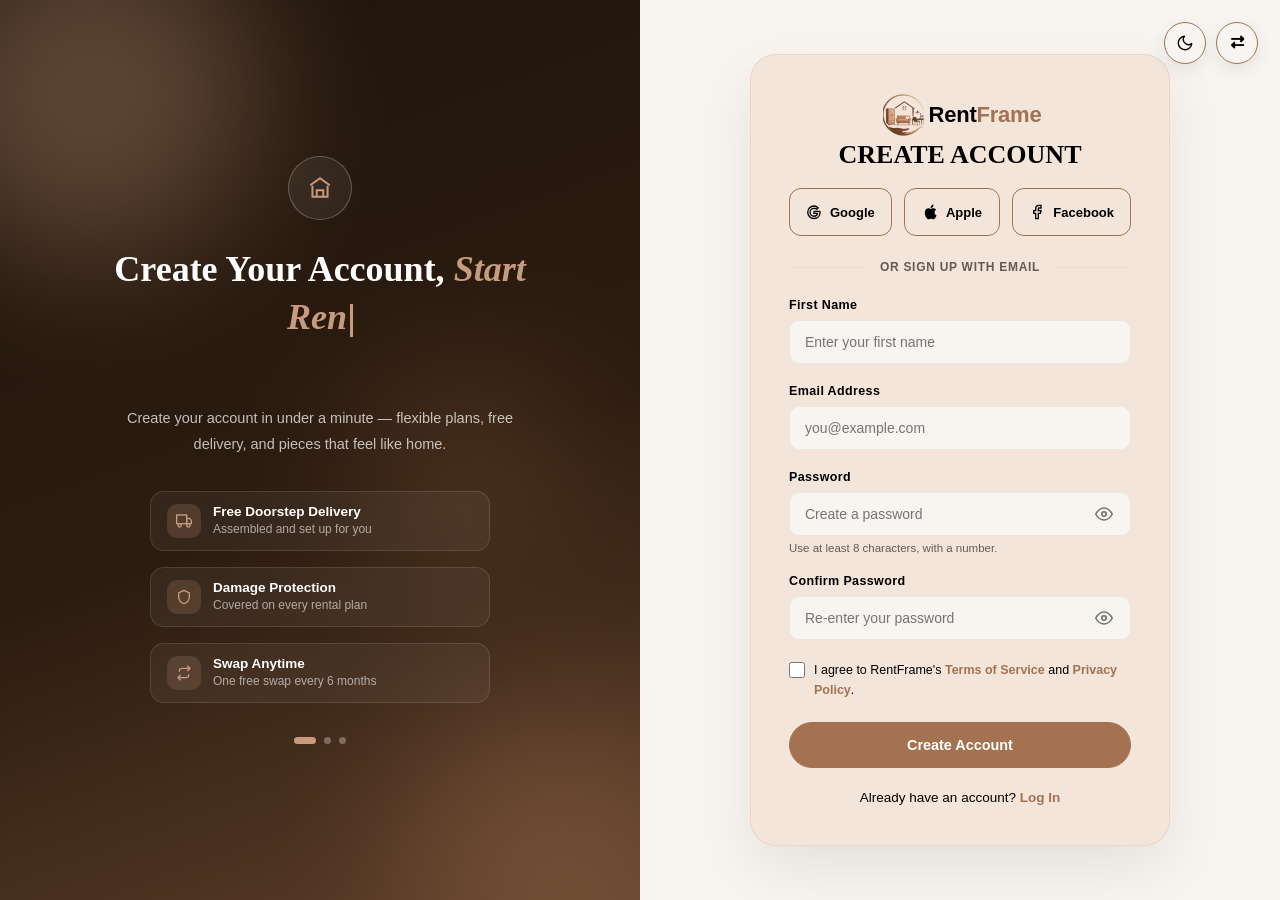
<file: signup.html>
<!DOCTYPE html>
<html lang="en">

<head>
  <meta charset="UTF-8">
  <meta name="viewport" content="width=device-width, initial-scale=1.0">
  <title>Rent Frame Signup page</title>
  <link rel="icon" type="image/png" href="../Images/logo3.png">
  <link rel="stylesheet" href="https://cdnjs.cloudflare.com/ajax/libs/font-awesome/6.5.2/css/all.min.css">
  <link rel="stylesheet" href="../global.css">

  <link rel="stylesheet" href="../signup.css">
</head>

<body>
  <script>
    (function () {
      try {
        if (localStorage.getItem('rentframe-theme') === 'dark') {
          document.body.classList.add('dark');
        }
      } catch (e) { }
    })();
  </script>
  <div class="floating-controls">
    <button class="ctrl-btn" id="modeToggle" aria-label="Toggle dark mode" title="Toggle dark / light mode">
      <svg class="icon-svg icon-moon" viewBox="0 0 24 24" fill="none" stroke="currentColor" stroke-width="1.8"
        stroke-linecap="round" stroke-linejoin="round" xmlns="http://www.w3.org/2000/svg">
        <circle cx="12" cy="12" r="4" />
        <path
          d="M12 2v2M12 20v2M4.93 4.93l1.41 1.41M17.66 17.66l1.41 1.41M2 12h2M20 12h2M6.34 17.66l-1.41 1.41M19.07 4.93l-1.41 1.41" />
      </svg>
      <svg class="icon-svg icon-sun" viewBox="0 0 24 24" fill="none" stroke="currentColor" stroke-width="1.8"
        stroke-linecap="round" stroke-linejoin="round" xmlns="http://www.w3.org/2000/svg">
        <path d="M21 12.79A9 9 0 1 1 11.21 3 7 7 0 0 0 21 12.79Z" />
      </svg>
    </button>
    <button class="ctrl-btn" id="rtlToggle" aria-label="Toggle RTL layout" title="Toggle RTL / LTR">
      <i class="fas fa-exchange-alt"></i>
    </button>
  </div>

  </div>

  <div class="auth-page">


    <div class="auth-visual">
      <span class="auth-blob auth-blob-1"></span>
      <span class="auth-blob auth-blob-2"></span>
      <span class="auth-blob auth-blob-3"></span>

      <div class="auth-visual-inner">
        <div class="visual-icon-ring">
          <svg width="26" height="26" viewBox="0 0 24 24" fill="none" stroke="currentColor" stroke-width="1.8">
            <path d="M3 9.5L12 3l9 6.5" />
            <path d="M5 10v10h14V10" />
            <path d="M9 20v-6h6v6" />
          </svg>
        </div>

        <h2 class="typewriter-heading" id="typewriterHeading"><span class="cursor"></span></h2>

        <p class="static-sub">Create your account in under a minute — flexible plans, free delivery, and pieces that
          feel like home.</p>

        <div class="feature-list">
          <div class="feature-item">
            <span class="feature-icon">
              <svg width="16" height="16" viewBox="0 0 24 24" fill="none" stroke="currentColor" stroke-width="2">
                <rect x="1" y="3" width="15" height="13" />
                <path d="M16 8h4l3 3v5h-7V8z" />
                <circle cx="5.5" cy="18.5" r="2.5" />
                <circle cx="18.5" cy="18.5" r="2.5" />
              </svg>
            </span>
            <span class="feature-text"><strong>Free Doorstep Delivery</strong><span>Assembled and set up for
                you</span></span>
          </div>
          <div class="feature-item">
            <span class="feature-icon">
              <svg width="16" height="16" viewBox="0 0 24 24" fill="none" stroke="currentColor" stroke-width="2">
                <path d="M12 2l8 4v6c0 5-3.5 8.5-8 10-4.5-1.5-8-5-8-10V6l8-4z" />
              </svg>
            </span>
            <span class="feature-text"><strong>Damage Protection</strong><span>Covered on every rental
                plan</span></span>
          </div>
          <div class="feature-item">
            <span class="feature-icon">
              <svg width="16" height="16" viewBox="0 0 24 24" fill="none" stroke="currentColor" stroke-width="2">
                <path d="M17 1l4 4-4 4M21 5H9a4 4 0 00-4 4v1M7 23l-4-4 4-4M3 19h12a4 4 0 004-4v-1" />
              </svg>
            </span>
            <span class="feature-text"><strong>Swap Anytime</strong><span>One free swap every 6 months</span></span>
          </div>
        </div>

        <div class="auth-visual-dots"><span class="active"></span><span></span><span></span></div>
      </div>
    </div>


    <div class="auth-form-panel">
      <div class="auth-card reveal">
        <div class="auth-card-body">


          <a href="index.html" class="navbar-logo">
            <span class="navbar-logo-icon-wrap">
              <img src="../Images/logo3.png" alt="RentFrame logo" class="navbar-logo-icon"
                onerror="this.style.display='none'; this.nextElementSibling.style.display='block';">
              <span class="navbar-logo-icon-fallback" style="display:none;">R</span>
            </span>
            <span class="navbar-logo-text">Rent<span>Frame</span></span>
          </a>
          <h1>Create Account</h1>


          <div class="social-login-group">
            <button type="button" class="social-btn" id="googleSignup" aria-label="Sign up with Google">
              <svg width="16" height="16" viewBox="0 0 24 24" fill="none" stroke="currentColor" stroke-width="2">
                <path
                  d="M21.35 11.1H12v2.9h5.35c-.5 2.6-2.7 4.4-5.35 4.4a5.9 5.9 0 110-11.8c1.5 0 2.85.55 3.9 1.45l2.2-2.2A9.3 9.3 0 0012 3a9.4 9.4 0 100 18.8c5.4 0 9-3.8 9-9.15 0-.6-.07-1.05-.15-1.55z" />
              </svg>
              <span>Google</span>
            </button>

            <button type="button" class="social-btn" id="appleSignup" aria-label="Sign up with Apple">
              <svg width="14" height="16" viewBox="0 0 16 18" fill="currentColor">
                <path
                  d="M13.15 9.53c-.02-2.05 1.67-3.04 1.75-3.09-.96-1.4-2.44-1.59-2.97-1.61-1.26-.13-2.47.74-3.11.74-.65 0-1.63-.72-2.68-.7-1.38.02-2.65.8-3.36 2.03-1.43 2.48-.37 6.16 1.03 8.18.68.98 1.5 2.09 2.57 2.05 1.03-.04 1.42-.67 2.67-.67 1.24 0 1.6.67 2.68.65 1.11-.02 1.81-1.01 2.49-1.99.78-1.14 1.1-2.24 1.12-2.3-.02-.01-2.14-.82-2.16-3.29z" />
                <path
                  d="M11.15 3.24c.57-.7.96-1.65.85-2.61-.83.03-1.83.55-2.42 1.24-.53.61-.99 1.6-.86 2.53.91.07 1.85-.46 2.43-1.16z" />
              </svg>
              <span>Apple</span>
            </button>

            <button type="button" class="social-btn" id="facebookSignup" aria-label="Sign up with Facebook">
              <svg width="16" height="16" viewBox="0 0 24 24" fill="none" stroke="currentColor" stroke-width="2">
                <path d="M18 2h-3a5 5 0 00-5 5v3H7v4h3v8h4v-8h3l1-4h-4V7a1 1 0 011-1h3z" />
              </svg>
              <span>Facebook</span>
            </button>
          </div>

          <div class="divider-text">or sign up with email</div>

          <form class="auth-form" id="signupForm" novalidate>

            <div class="field">
              <label for="firstName">First Name</label>
              <input type="text" id="firstName" name="firstName" placeholder="Enter your first name" required
                autocomplete="given-name">
              <span class="error-msg">Please enter your first name</span>
            </div>



            <div class="field">
              <label for="signupEmail">Email Address</label>
              <input type="email" id="signupEmail" name="signupEmail" placeholder="you@example.com" required
                autocomplete="email">
              <span class="error-msg">Please enter a valid email</span>
            </div>

            <div class="field">
              <label for="signupPassword">Password</label>
              <div class="password-field">
                <input id="signupPassword" name="signupPassword" placeholder="Create a password"
                  required autocomplete="new-password">
                <button type="button" class="toggle-password" data-target="signupPassword" aria-label="Show password">
                  <svg class="icon-eye" width="18" height="18" viewBox="0 0 24 24" fill="none" stroke="currentColor"
                    stroke-width="2">
                    <path d="M1 12s4-8 11-8 11 8 11 8-4 8-11 8-11-8-11-8z" />
                    <circle cx="12" cy="12" r="3" />
                  </svg>
                  <svg class="icon-eye-off" width="18" height="18" viewBox="0 0 24 24" fill="none" stroke="currentColor"
                    stroke-width="2">
                    <path
                      d="M17.94 17.94A10.94 10.94 0 0112 20c-7 0-11-8-11-8a20.3 20.3 0 015.06-6.06M9.9 4.24A9.12 9.12 0 0112 4c7 0 11 8 11 8a20.4 20.4 0 01-3.22 4.44M14.12 14.12a3 3 0 11-4.24-4.24" />
                    <line x1="1" y1="1" x2="23" y2="23" />
                  </svg>
                </button>
              </div>
              <span class="field-hint">Use at least 8 characters, with a number.</span>
              <span class="error-msg">Password must be at least 8 characters</span>
            </div>

            <div class="field">
              <label for="confirmPassword">Confirm Password</label>
              <div class="password-field">
                <input id="confirmPassword" name="confirmPassword" placeholder="Re-enter your password"
                  required autocomplete="new-password">
                <button type="button" class="toggle-password" data-target="confirmPassword" aria-label="Show password">
                  <svg class="icon-eye" width="18" height="18" viewBox="0 0 24 24" fill="none" stroke="currentColor"
                    stroke-width="2">
                    <path d="M1 12s4-8 11-8 11 8 11 8-4 8-11 8-11-8-11-8z" />
                    <circle cx="12" cy="12" r="3" />
                  </svg>
                  <svg class="icon-eye-off" width="18" height="18" viewBox="0 0 24 24" fill="none" stroke="currentColor"
                    stroke-width="2">
                    <path
                      d="M17.94 17.94A10.94 10.94 0 0112 20c-7 0-11-8-11-8a20.3 20.3 0 015.06-6.06M9.9 4.24A9.12 9.12 0 0112 4c7 0 11 8 11 8a20.4 20.4 0 01-3.22 4.44M14.12 14.12a3 3 0 11-4.24-4.24" />
                    <line x1="1" y1="1" x2="23" y2="23" />
                  </svg>
                </button>
              </div>
              <span class="error-msg">Passwords do not match</span>
            </div>

            <div class="terms-row" id="termsRow">
              <label class="terms-check">
                <input type="checkbox" id="agreeTerms" name="agreeTerms">
                <span>I agree to RentFrame's <a href="terms.html">Terms of Service</a> and <a
                    href="privacy.html">Privacy Policy</a>.</span>
              </label>
              <span class="error-msg">Please accept the terms to continue</span>
            </div>

            <button type="submit" class="btn-primary auth-submit-btn">
              <span class="btn-text">Create Account</span>
            </button>

            <p class="form-note" id="signupNote">Account created successfully — redirecting to login...</p>
          </form>

          <p class="auth-switch">Already have an account? <a href="login.html">Log In</a></p>
        </div>
      </div>
    </div>
  </div>

  <script>
    document.addEventListener('DOMContentLoaded', () => {
      const modeToggle = document.getElementById('modeToggle');

      modeToggle.addEventListener('click', () => {
        document.body.classList.toggle('dark');

        localStorage.setItem(
          'rentframe-theme',
          document.body.classList.contains('dark') ? 'dark' : 'light'
        );
      });
      const rtlToggle = document.getElementById('rtlToggle');
      if (localStorage.getItem('rentframe-dir') === 'rtl') document.body.setAttribute('dir', 'rtl');
      rtlToggle.addEventListener('click', () => {
        const isRTL = document.body.getAttribute('dir') === 'rtl';
        document.body.setAttribute('dir', isRTL ? 'ltr' : 'rtl');
        localStorage.setItem('rentframe-dir', isRTL ? 'ltr' : 'rtl');
      });


      const revealEls = document.querySelectorAll('.reveal');
      const revealObserver = new IntersectionObserver((entries) => {
        entries.forEach(entry => {
          if (entry.isIntersecting) {
            entry.target.classList.add('in-view');
            revealObserver.unobserve(entry.target);
          }
        });
      }, { threshold: 0.1 });
      revealEls.forEach(el => revealObserver.observe(el));


      const phrases = [
        'Create Your Account, <span class="accent">Start Renting Today</span>',
        'Join RentFrame, <span class="accent">Furnish Effortlessly</span>',
        'Sign Up Free, <span class="accent">Move In Faster</span>'
      ];
      const headingEl = document.getElementById('typewriterHeading');
      const cursor = headingEl.querySelector('.cursor');
      const reduceMotion = window.matchMedia('(prefers-reduced-motion: reduce)').matches;

      let phraseIndex = 0;

      function typeLetters(html, callback) {
        const tokens = html.match(/<[^>]+>|[^<]/g) || [];
        let i = 0;
        let built = '';

        function step() {
          if (i >= tokens.length) { callback(); return; }
          const tok = tokens[i];
          built += tok;
          headingEl.innerHTML = built;
          headingEl.appendChild(cursor);
          i++;
          const delay = tok.startsWith('<') ? 0 : 34;
          setTimeout(step, delay);
        }
        step();
      }

      function eraseText(callback) {
        let content = headingEl.textContent;
        function step() {
          if (content.length === 0) { callback(); return; }
          content = content.slice(0, -1);
          headingEl.textContent = content;
          headingEl.appendChild(cursor);
          setTimeout(step, 16);
        }
        step();
      }

      function runTypewriter() {
        typeLetters(phrases[phraseIndex], () => {
          setTimeout(() => {
            eraseText(() => {
              phraseIndex = (phraseIndex + 1) % phrases.length;
              setTimeout(runTypewriter, 300);
            });
          }, 2200);
        });
      }

      if (reduceMotion) {
        headingEl.innerHTML = phrases[0];
      } else {
        runTypewriter();
      }


      document.querySelectorAll('.toggle-password').forEach(btn => {
        btn.addEventListener('click', () => {
          const target = document.getElementById(btn.dataset.target);
          const showing = target.type === 'text';
          target.type = showing ? 'password' : 'text';
          btn.classList.toggle('showing', !showing);
          btn.setAttribute('aria-label', showing ? 'Show password' : 'Hide password');
        });
      });


      const form = document.getElementById('signupForm');
      const note = document.getElementById('signupNote');
      const termsRow = document.getElementById('termsRow');
      const agreeTerms = document.getElementById('agreeTerms');

      const validators = {
        firstName: v => v.trim().length >= 2,
        lastName: v => v.trim().length >= 2,
        signupEmail: v => /^[^\s@]+@[^\s@]+\.[^\s@]+$/.test(v.trim()),
        signupPassword: v => v.trim().length >= 8,
        confirmPassword: v => v.trim().length > 0 && v.trim() === document.getElementById('signupPassword').value.trim()
      };

      function validateField(input) {
        const rule = validators[input.name];
        if (!rule) return true;
        const field = input.closest('.field');
        const valid = rule(input.value);
        field.classList.toggle('invalid', !valid);
        return valid;
      }

      form.querySelectorAll('input[name]:not(#agreeTerms)').forEach(input => {
        input.addEventListener('blur', () => validateField(input));
        input.addEventListener('input', () => {
          if (input.closest('.field').classList.contains('invalid')) validateField(input);

          if (input.id === 'signupPassword') {
            const confirmInput = document.getElementById('confirmPassword');
            if (confirmInput.value) validateField(confirmInput);
          }
        });
      });

      function validateTerms() {
        const valid = agreeTerms.checked;
        termsRow.classList.toggle('invalid', !valid);
        return valid;
      }
      agreeTerms.addEventListener('change', validateTerms);

      form.addEventListener('submit', (e) => {
        e.preventDefault();
        note.classList.remove('show');

        const inputs = Array.from(form.querySelectorAll('input[name]:not(#agreeTerms)'));
        const fieldsValid = inputs.map(validateField).every(Boolean);
        const termsValid = validateTerms();

        if (!fieldsValid || !termsValid) {
          const firstInvalid = form.querySelector('.field.invalid input, .terms-row.invalid input');
          if (firstInvalid) firstInvalid.focus();
          return;
        }

        const submitBtn = form.querySelector('.auth-submit-btn');
        const btnText = submitBtn.querySelector('.btn-text');
        const originalText = btnText.textContent;
        submitBtn.disabled = true;
        btnText.textContent = 'Creating account...';

        setTimeout(() => {
          submitBtn.disabled = false;
          btnText.textContent = originalText;
          note.classList.add('show');
        }, 900);
      });


      ['googleSignup', 'appleSignup', 'facebookSignup'].forEach(id => {
        document.getElementById(id).addEventListener('click', () => {
          console.log(id + ' clicked — hook up your OAuth flow here.');
        });
      });

    });
  </script>

</body>

</html>
</file>
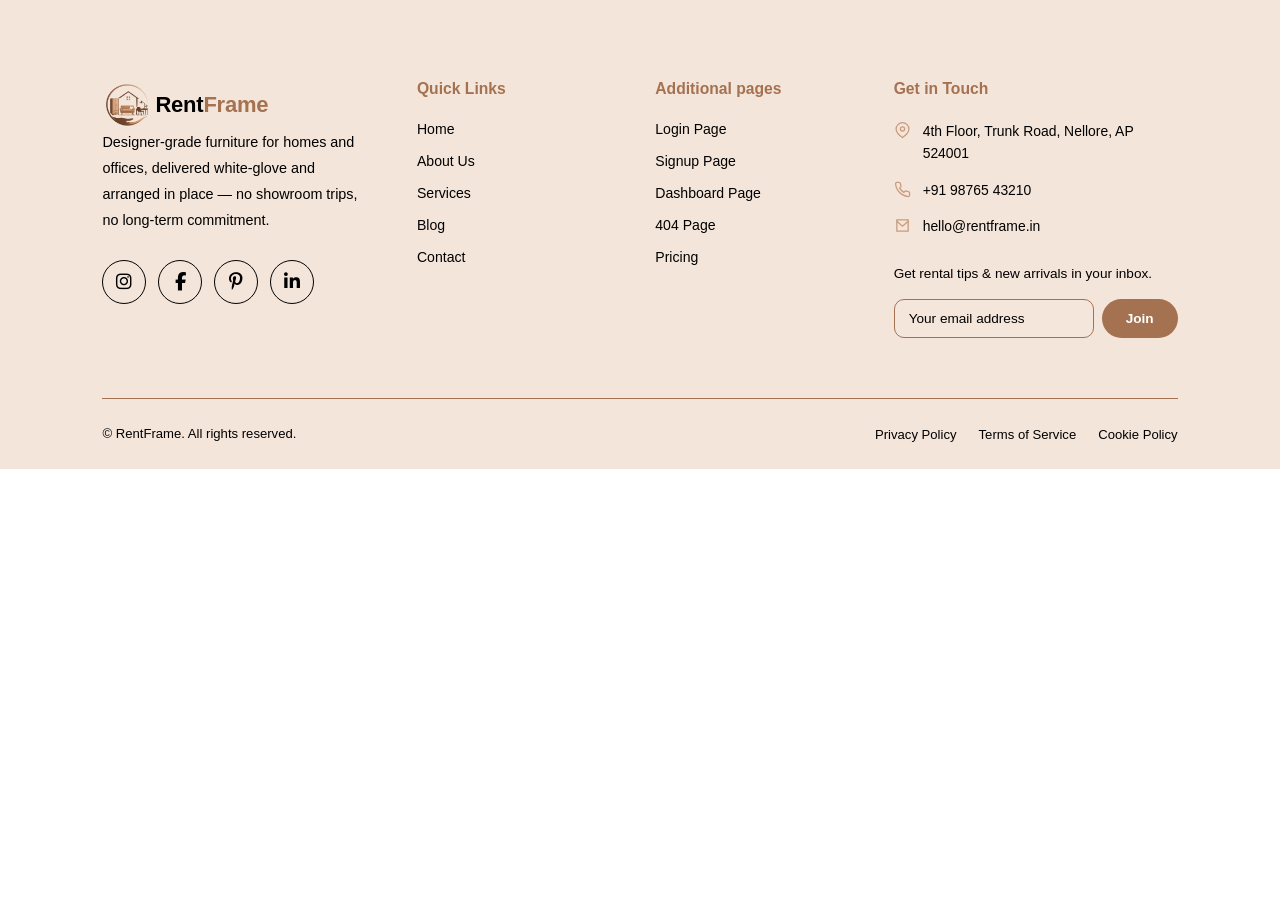
<file: Components/footer.html>
<!DOCTYPE html>
<html lang="en">

<head>
  <meta charset="UTF-8">
  <meta name="viewport" content="width=device-width, initial-scale=1.0">
  <title>Document</title>
  <link rel="stylesheet" href="https://cdnjs.cloudflare.com/ajax/libs/font-awesome/6.7.2/css/all.min.css">

  <link rel="stylesheet" href="../global.css">

  <link rel="stylesheet" href="../css/footer.css">
</head>

<body>


  <footer class="footer3" id="footer3">
    <div class="footer3-top">

      <div class="footer3-col footer3-brand">
         <a href="index.html" class="navbar-logo">
        <span class="navbar-logo-icon-wrap">
          <img src="../Images/logo3.png" alt="RentFrame logo" class="navbar-logo-icon"
            onerror="this.style.display='none'; this.nextElementSibling.style.display='block';">
          <span class="navbar-logo-icon-fallback" style="display:none;">R</span>
        </span>
        <span class="navba-logo-text">Rent<span>Frame</span></span>
      </a>
 
        <p>Designer-grade furniture for homes and offices, delivered white-glove and arranged in place — no showroom
          trips, no long-term commitment.</p>
        <div class="footer3-socials">
          <div class="social-icons">
            <a href="#" aria-label="Instagram"><i class="fab fa-instagram"></i></a>
            <a href="#" aria-label="Facebook"><i class="fab fa-facebook-f"></i></a>
            <a href="#" aria-label="Pinterest"><i class="fab fa-pinterest-p"></i></a>
            <a href="#" aria-label="LinkedIn"><i class="fab fa-linkedin-in"></i></a>
          </div>
        </div>
      </div>

      <div class="footer3-col">
        <h4>Quick Links</h4>
        <ul>
          <li><a href="index.html">Home</a></li>
          <li><a href="about.html">About Us</a></li>
          <li><a href="services.html">Services</a></li>
          <li><a href="blog.html">Blog</a></li>
          <li><a href="contact.html">Contact</a></li>
        </ul>
      </div>

      <div class="footer3-col">
        <h4>Additional pages</h4>
        <ul>
          <li><a href="login.html">Login Page</a></li>
          <li><a href="signup.html">Signup Page</a></li>
          <li><a href="dashboard.html">Dashboard Page</a></li>
          <li><a href="404page.html">404 Page</a></li>
          <li><a href="pricing.html">Pricing</a></li>
        </ul>
      </div>

      <div class="footer3-col">
        <h4>Get in Touch</h4>
        <ul class="footer3-contact">
          <li><svg viewBox="0 0 24 24" fill="none" stroke="currentColor" stroke-width="1.8">
              <path d="M21 10c0 6-9 12-9 12s-9-6-9-12a9 9 0 0118 0z" />
              <circle cx="12" cy="10" r="3" />
            </svg>4th Floor, Trunk Road, Nellore, AP 524001</li>
          <li><svg viewBox="0 0 24 24" fill="none" stroke="currentColor" stroke-width="1.8">
              <path
                d="M22 16.9v3a2 2 0 01-2.2 2 19.8 19.8 0 01-8.6-3 19.5 19.5 0 01-6-6 19.8 19.8 0 01-3-8.7A2 2 0 014.1 2h3a2 2 0 012 1.7c.1 1 .4 2 .7 3a2 2 0 01-.5 2L8 10a16 16 0 006 6l1.3-1.3a2 2 0 012-.5c1 .3 2 .6 3 .7a2 2 0 011.7 2z" />
            </svg>+91 98765 43210</li>
          <li><svg viewBox="0 0 24 24" fill="none" stroke="currentColor" stroke-width="1.8">
              <path d="M4 4h16v16H4z" />
              <path d="M4 6l8 7 8-7" />
            </svg>hello@rentframe.in</li>
        </ul>

        <div class="footer3-newsletter">
          <p>Get rental tips &amp; new arrivals in your inbox.</p>
          <form class="footer3-newsletter-form" id="newsletterForm">
            <input type="email" placeholder="Your email address" id="newsletterEmail" required>
            <button type="submit" class="btn-primary">Join</button>
          </form>
          <p class="footer3-newsletter-msg" id="newsletterMsg"></p>
        </div>
      </div>

    </div>

    <div class="footer3-bottom">
      <p>&copy; <span id="footerYear"></span> RentFrame. All rights reserved.</p>
      <ul class="footer3-legal">
        <li><a href="pricing.html#terms">Privacy Policy</a></li>
        <li><a href="pricing.html#terms">Terms of Service</a></li>
        <li><a href="pricing.html#terms">Cookie Policy</a></li>
      </ul>
    </div>
  </footer>



  <script src="../js/footer.js"></script>
</body>

</html>
</file>
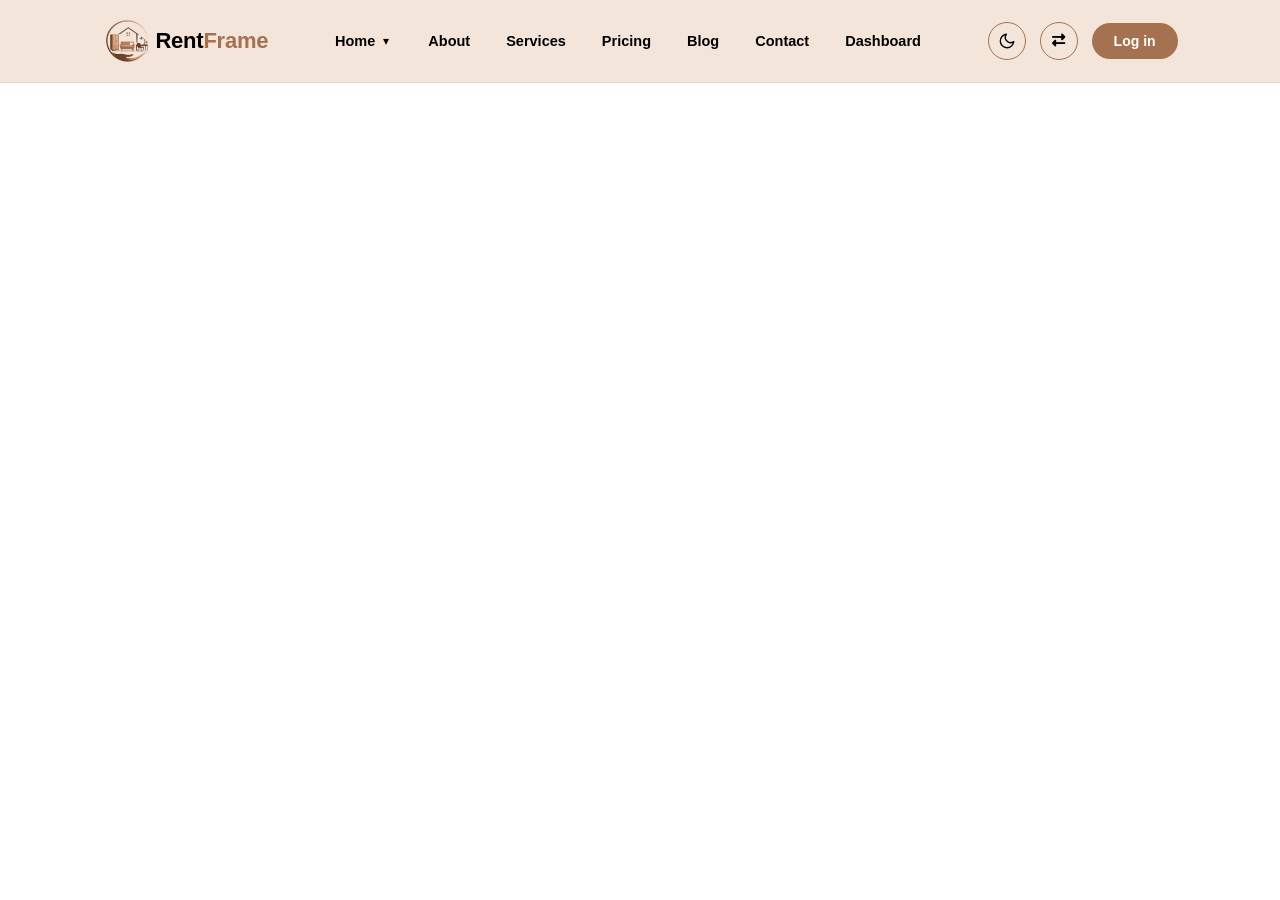
<file: Components/navbar.html>
<!DOCTYPE html>
<html lang="en">

<head>
  <meta charset="UTF-8">
  <meta name="viewport" content="width=device-width, initial-scale=1.0">
  <title>Document</title>

  <link rel="stylesheet" href="../global.css">
  <link rel="stylesheet" href="https://cdnjs.cloudflare.com/ajax/libs/font-awesome/6.5.2/css/all.min.css">
  <link rel="stylesheet" href="../css/navbar.css">
</head>

<body>


  <header class="navbar" id="navbar">
    <div class="navbar-container">

      <a href="index.html" class="navbar-logo">
        <span class="navbar-logo-icon-wrap">
          <img src="../Images/logo3.png" alt="RentFrame logo" class="navbar-logo-icon"
            onerror="this.style.display='none'; this.nextElementSibling.style.display='block';">
          <span class="navbar-logo-icon-fallback" style="display:none;">R</span>
        </span>
        <span class="navbar-logo-text">Rent<span>Frame</span></span>
      </a>

      <nav class="navbar-menu" id="navbarMenu">
        <button class="nav-close" id="navClose" aria-label="Close menu">&times;</button>


        <div class="menu-toolbar">
          <button class="icon-btn theme-toggle-btn" title="Toggle theme" aria-label="Toggle theme">
            <svg class="icon-svg icon-moon" viewBox="0 0 24 24" fill="none" xmlns="http://www.w3.org/2000/svg">
              <path d="M20 14.5A8.5 8.5 0 1 1 9.5 4a6.5 6.5 0 0 0 10.5 10.5Z" stroke="currentColor" stroke-width="1.8"
                stroke-linejoin="round" />
            </svg>
            <svg class="icon-svg icon-sun" viewBox="0 0 24 24" fill="none" xmlns="http://www.w3.org/2000/svg">
              <circle cx="12" cy="12" r="4.2" stroke="currentColor" stroke-width="1.8" />
              <path d="M12 2.5V5M12 19V21.5M4.2 4.2L6 6M18 18L19.8 19.8M2.5 12H5M19 12H21.5M4.2 19.8L6 18M18 6L19.8 4.2"
                stroke="currentColor" stroke-width="1.8" stroke-linecap="round" />
            </svg>
          </button>

          <button class="icon-btn dir-toggle-btn" title="Toggle direction" aria-label="Toggle direction">
            <i class="fas fa-exchange-alt"></i>
          </button>
        </div>

        <ul class="navbar-list">

          <li class="nav-item dropdown" id="dropdown">
            <a href="index.html" class="nav-link">Home</a>
            <span class="dropdown-toggle" id="dropdownToggle">▾</span>
            <ul class="dropdown-menu" id="dropdownMenu">
              <li><a href="index.html" class="dropdown-link">Home 1</a></li>
              <li><a href="home2.html" class="dropdown-link">Home 2</a></li>
            </ul>
          </li>

          <li class="nav-item"><a href="about.html" class="nav-link">About</a></li>
          <li class="nav-item"><a href="services.html" class="nav-link">Services</a></li>
          <li class="nav-item"><a href="pricing.html" class="nav-link">Pricing</a></li>
          <li class="nav-item"><a href="blog.html" class="nav-link">Blog</a></li>
          <li class="nav-item"><a href="contact.html" class="nav-link">Contact</a></li>
          <li class="nav-item"><a href="dashboard.html" class="nav-link">Dashboard</a></li>
        </ul>


        <div class="menu-cta">
          <a href="login.html" class="btn-primary">Log in</a>
        </div>
      </nav>

      <div class="navbar-actions">

        <button class="icon-btn theme-toggle-btn" title="Toggle theme" aria-label="Toggle theme">
          <svg class="icon-svg icon-sun" viewBox="0 0 24 24" fill="none" xmlns="http://www.w3.org/2000/svg">
            <circle cx="12" cy="12" r="4" stroke="currentColor" stroke-width="1.8" />
            <path
              d="M12 2v2M12 20v2M4.93 4.93l1.41 1.41M17.66 17.66l1.41 1.41M2 12h2M20 12h2M4.93 19.07l1.41-1.41M17.66 6.34l1.41-1.41"
              stroke="currentColor" stroke-width="1.8" stroke-linecap="round" />
          </svg>
          <svg class="icon-svg icon-moon" viewBox="0 0 24 24" fill="none" xmlns="http://www.w3.org/2000/svg">
            <path d="M21 12.79A9 9 0 1 1 11.21 3 7 7 0 0 0 21 12.79z" stroke="currentColor" stroke-width="1.8"
              stroke-linejoin="round" />
          </svg>
        </button>

        <button class="icon-btn dir-toggle-btn" title="Toggle direction" aria-label="Toggle direction">
          <i class="fas fa-exchange-alt"></i>
        </button>


        <a href="login.html" class="btn-primary header-only">Log in</a>

        <button class="hamburger" id="hamburger" aria-label="Menu">
          <span></span><span></span><span></span>
        </button>
      </div>

    </div>
  </header>

  <div class="navbar-overlay" id="navbarOverlay"></div>


  <script src="../js/navbar.js"></script>

</body>

</html>
</file>
<file: css/navbar.css>
.navbar {
  position: fixed;
  top: 0;
  left: 0;
  right: 0;
  z-index: 1000;
  background: var(--card-bg);
  border-bottom: 1px solid var(--border);
  transition: background 0.3s ease, box-shadow 0.3s ease, border-color 0.3s ease;
}



.navbar-container {
  margin: 0 auto;
  display: flex;
  align-items: center;
  justify-content: space-between;
  padding: 16px 8%;
  gap: 24px;
}


.navbar-logo {
  display: flex;
  align-items: center;
  gap: 3px;
  text-decoration: none;
  flex-shrink: 0;
}

.navbar-logo-icon-wrap {
  width: 50px;
  height: 50px;
  border-radius: 12px;
  padding: 4px;

  display: flex;
  align-items: center;
  justify-content: center;
  overflow: hidden;
  flex-shrink: 0;

}

.navbar-logo-icon {
  width: 100%;
  height: 100%;
  object-fit: cover;
}

.navbar-logo-icon-fallback {
  color: #ffffff;
  font-family: 'Poppins', sans-serif;
  font-weight: 700;
  font-size: 19px;
}

.navbar-logo-text {
  font-family: 'Poppins', sans-serif;
  font-weight: 700;
  font-size: 22px;
  letter-spacing: -0.01em;
  color: var(--text-one);
  white-space: nowrap;
}

.navbar-logo-text span {
  color: var(--primary);
}


.navbar-menu {
  display: flex;
  align-items: center;
}

.navbar-list {
  display: flex;
  align-items: center;
  gap: 34px;
  list-style: none;
  margin: 0;
  padding: 0;
}

.nav-item {
  position: relative;
  display: flex;
  align-items: center;
}

.nav-link {
  font-family: 'Inter', sans-serif;
  font-weight: 600;
  font-size: 14.5px;
  color: var(--text-second);
  text-decoration: none;
  padding: 8px 1px;
  position: relative;
  transition: color 0.2s ease;
  white-space: nowrap;
}

.nav-link::after {
  content: "";
  position: absolute;
  left: 0;
  bottom: 2px;
  width: 0;
  height: 2px;
  border-radius: 2px;
  background: var(--primary);
  transition: width 0.25s ease;
}

.nav-link:hover,
.nav-link.active {
  color: var(--primary-dark);
}

.nav-link:hover::after,
.nav-link.active::after {
  width: 100%;
}

.dropdown-link.active {
  background: var(--primary-10);
  color: var(--primary-dark);
}


.dropdown {
  gap: 3px;
}

.dropdown-toggle {
  cursor: pointer;
  color: var(--text-second);
  font-size: 12px;
  user-select: none;
  transition: transform 0.25s ease, color 0.2s ease;
  padding: 4px;
}

.dropdown.open .dropdown-toggle,
.dropdown:hover .dropdown-toggle {
  color: var(--primary-dark);
  transform: rotate(180deg);
}

.dropdown-menu {
  position: absolute;
  top: calc(100% + 16px);
  left: 0;
  min-width: 168px;
  background: var(--card-bg);
  border: 1px solid var(--border);
  border-radius: 12px;
  box-shadow: var(--hover);
  padding: 8px;
  margin: 0;
  list-style: none;
  opacity: 0;
  visibility: hidden;
  transform: translateY(8px);
  transition: opacity 0.25s ease, transform 0.25s ease, visibility 0.25s ease;
  z-index: 10;
}

.dropdown:hover .dropdown-menu,
.dropdown.open .dropdown-menu {
  opacity: 1;
  visibility: visible;
  transform: translateY(0);
}

.dropdown-link {
  display: block;
  padding: 9px 14px;
  border-radius: 8px;
  color: var(--text-second);
  text-decoration: none;
  font-size: 13.5px;
  font-weight: 500;
  font-family: 'Inter', sans-serif;
  transition: background 0.2s ease, color 0.2s ease;
}

.dropdown-link:hover {
  background: var(--primary-10);
  color: var(--primary-dark);
}


.navbar-actions {
  display: flex;
  align-items: center;
  gap: 14px;
  flex-shrink: 0;
}

.icon-btn {
  width: 38px;
  height: 38px;
  border-radius: 50%;
  border: 1.5px solid var(--primary);
  background: transparent;
  display: flex;
  align-items: center;
  justify-content: center;
  cursor: pointer;
  color: var(--text-second);
  transition: border-color 0.2s ease, color 0.2s ease, background 0.2s ease;
  flex-shrink: 0;
}

body.dark .icon-btn {
  border: 1.5px solid #ffffff;
}

.icon-btn:hover {
  border-color: var(--primary);
  color: var(--primary-dark);
  background: var(--primary-10);
}

.icon-svg {
  width: 18px;
  height: 18px;
}


.icon-sun {
  display: none;
}

body.dark .icon-moon {
  display: none;
}

body.dark .icon-sun {
  display: block;
}

.btn-primary {
  display: inline-flex;
  align-items: center;
  justify-content: center;
  gap: 8px;
  padding: 10px 22px;
  border-radius: 999px;
  background: var(--primary);
  color: #fff;
  font-family: 'Inter', sans-serif;
  font-weight: 600;
  font-size: 14px;
  text-decoration: none;
  border: none;
  cursor: pointer;
  transition: background 0.2s ease, transform 0.2s ease;
  white-space: nowrap;
}

.btn-primary:hover {
  background: var(--primary-dark);
  transform: translateY(-1px);
}


.hamburger {
  display: none;
  flex-direction: column;
  justify-content: center;
  gap: 5px;
  width: 38px;
  height: 38px;
  background: none;
  border: none;
  cursor: pointer;
  padding: 0;
  flex-shrink: 0;
}

.hamburger span {
  width: 22px;
  height: 2px;
  background: var(--text-one);
  border-radius: 2px;
  transition: transform 0.3s ease, opacity 0.3s ease;
  margin: 0 auto;
}

.hamburger.active span:nth-child(1) {
  transform: translateY(7px) rotate(45deg);
}

.hamburger.active span:nth-child(2) {
  opacity: 0;
}

.hamburger.active span:nth-child(3) {
  transform: translateY(-7px) rotate(-45deg);
}


.navbar-overlay {
  position: fixed;
  inset: 0;
  background: rgba(0, 0, 0, 0.45);
  opacity: 0;
  visibility: hidden;
  transition: opacity 0.35s ease, visibility 0.35s ease;
  z-index: 900;
}

.navbar-overlay.active {
  opacity: 1;
  visibility: visible;
}


.nav-close {
  display: none;
  position: absolute;
  top: 20px;
  right: 20px;
  width: 36px;
  height: 36px;
  border-radius: 50%;
  border: 1.5px solid var(--border);
  background: transparent;
  color: var(--text-one);
  font-size: 22px;
  line-height: 1;
  cursor: pointer;
  align-items: center;
  justify-content: center;
  transition: border-color 0.2s ease, color 0.2s ease, background 0.2s ease;
}

.nav-close:hover {
  border-color: var(--primary);
  color: var(--primary-dark);
  background: var(--primary-10);
}



.menu-toolbar,
.menu-cta {
  display: none;
}

@media (max-width: 1024px) {

  .navbar-container {
    padding: 14px 5%;
  }


  .navbar-actions .header-only {
    display: none;
  }


  .navbar-menu {
    position: fixed;
    top: 0;
    right: -100%;
    width: 78%;
    max-width: 320px;
    height: 100vh;
    background: var(--card-bg);
    flex-direction: column;
    align-items: flex-start;
    padding: 96px 28px 40px;
    box-shadow: var(--hover);
    transition: right 0.35s ease;
    overflow-y: auto;
    z-index: 950;
  }

  .navbar-menu.active {
    right: 0;
  }

  .navbar-list {
    flex-direction: column;
    align-items: flex-start;
    gap: 4px;
    width: 100%;
  }

  .nav-item {
    width: 100%;
    flex-wrap: wrap;
    padding: 8px 0;
    border-bottom: 1px solid var(--border);
  }

  .nav-link {
    font-size: 15.5px;
    padding: 4px 0;
  }

  .dropdown {
    justify-content: space-between;
    width: 100%;
  }

  .dropdown-toggle {
    font-size: 14px;
  }

  .dropdown-menu {
    position: static;
    width: 100%;
    box-shadow: none;
    border: none;
    background: transparent;
    padding: 4px 0 4px 10px;
    margin-top: 4px;
    opacity: 1;
    visibility: visible;
    transform: none;
    display: none;
  }

  .dropdown.open .dropdown-menu {
    display: block;
  }


  .menu-toolbar {
    display: none;
  }

  .menu-cta {
    display: block;
    width: 100%;
    margin-top: 18px;
    list-style: none;
  }

  .menu-cta .btn-primary {
    width: 100%;
    justify-content: center;
  }

  .hamburger {
    display: flex;
  }

  .nav-close {
    display: flex;
  }
}

@media (max-width: 768px) {
  .navbar-container {
    padding: 14px 6%;
  }

  .navbar-logo-text {
    font-size: 19px;
  }
}

@media (max-width: 360px) {
  .navbar-container {
    padding: 12px 4%;
    gap: 10px;
  }

  .navbar-logo-icon-wrap {
    width: 36px;
    height: 36px;
    border-radius: 10px;
  }

  .navbar-logo-text {
    font-size: 16.5px;
  }

  .navbar-menu {
    width: 70%;
    padding: 90px 20px 32px;
  }

  .navbar-actions {
    gap: 8px;
  }

  .navbar-actions .icon-btn {
    width: 34px;
    height: 34px;
  }

  .navbar-actions .icon-svg {
    width: 16px;
    height: 16px;
  }
}


html[dir="rtl"] .navbar-menu {
  right: auto;
  left: -100%;
}

html[dir="rtl"] .navbar-menu.active {
  left: 0;
  right: auto;
}

html[dir="rtl"] .nav-close {
  right: auto;
  left: 20px;
}

html[dir="rtl"] .dropdown-menu {
  left: auto;
  right: 0;
}

html[dir="rtl"] .nav-link::after {
  left: auto;
  right: 0;
}

@media (max-width: 1024px) {
  html[dir="rtl"] .dropdown-menu {
    padding: 4px 10px 4px 0;
  }
}
</file>
<file: global.css>
:root {
  --primary: #A47251;
  --primary-dark: #7D5539;
  --primary-light: #C79B7C;

  --hover: 0 20px 52px rgba(164, 114, 81, 0.28);
  --g-bg: rgba(164, 114, 81, 0.08);

  --text-one: #000000;
  --text-second: #000000;

  --sbg1: #F8F5F0;
  --sbg2: #F3ECE2;
  --card-bg: #f4e5da;
  --hero-bg: #1F140C;

  --primary-10: rgba(164, 114, 81, 0.10);
  --primary-15: rgba(164, 114, 81, 0.15);
  --primary-20: rgba(164, 114, 81, 0.20);

  --border: rgba(164, 114, 81, 0.12);
  --link: #A47251;
}

body.dark {
  --primary: #A47251;
  --primary-dark: #8C6244;
  --primary-light: #D9B594;

  --hover: 0 20px 52px rgba(164, 114, 81, 0.4);
  --g-bg: rgba(164, 114, 81, 0.15);

  --text-one: #F5F5F5;
  --text-second: #ffffff;

  --sbg1: #111111;
  --sbg2: #161616;
  --card-bg: #100905;
  --hero-bg: #000000;

  --primary-10: rgba(164, 114, 81, 0.14);
  --primary-15: rgba(164, 114, 81, 0.20);
  --primary-20: rgba(164, 114, 81, 0.28);

  --border: rgba(255, 255, 255, 0.14);
  --link: #C79B7C;
}

*,
*::before,
*::after {
  margin: 0;
  padding: 0;
  box-sizing: border-box;
}

.btn-primary {
  display: inline-flex;
  align-items: center;
  gap: 7px;
  font-size: 0.85rem;
  font-weight: 700;
  padding: 11px 24px;
  border-radius: 30px;
  background: var(--primary);
  color: #ffffff;
  border: 1.5px solid var(--primary);
  cursor: pointer;
  text-decoration: none;
  transition: opacity 0.2s, transform 0.2s;
  font-family: 'Inter', sans-serif;
}

.btn-primary:hover {
  background: var(--primary-dark);
  border-color: var(--primary-dark);
  opacity: 1;
  transform: translateY(-1px);
}

.btn-outline {
  display: inline-flex;
  align-items: center;
  gap: 7px;
  font-size: 0.85rem;
  font-weight: 700;
  padding: 10px 24px;
  border-radius: 30px;
  background: transparent;
  color: var(--primary);
  border: 1.5px solid var(--primary);
  cursor: pointer;
  text-decoration: none;
  transition: background 0.2s, color 0.2s;
  font-family: 'Inter', sans-serif;
}

.btn-outline:hover {
  background: var(--primary);
  color: #ffffff;
}


.section-heading {
  text-align: center;
  max-width: 620px;
  margin: 0 auto 48px;
}

.section-heading .eyebrow {
  display: inline-flex;
  align-items: center;
  gap: 8px;
  font-family: 'Inter', sans-serif;
  font-size: 12px;
  font-weight: 700;
  letter-spacing: 0.14em;
  text-transform: uppercase;
  color: var(--primary-dark);
  background: var(--primary-10);
  border: 1px solid var(--primary-20);
  padding: 6px 16px;
  border-radius: 20px;
  margin-bottom: 18px;
}

.section-heading h2 {
  color: var(--text-one);
  margin-bottom: 14px;
  text-transform: uppercase;
  font-family: 'Playfair Display', serif;
  font-weight: 700;

  font-size: 40px;
  line-height: 1.22;
}

.section-heading h2 .accent {
  color: var(--primary);
  font-style: italic;
}

.section-heading .divider {
  width: 48px;
  height: 3px;
  background: var(--primary);
  border-radius: 3px;
  margin: 0 auto 18px;
}

.section-heading p {
  font-family: 'Inter', sans-serif;
  font-size: 15px;
  line-height: 1.7;
  color: var(--text-second);
}



.section {
  padding: 100px 8%;
}
</file>
<file: 404page.css>
html {
  scroll-behavior: smooth;
}

body {
  font-family: 'Inter', 'Tajawal', sans-serif;
  background: linear-gradient(180deg, var(--sbg1) 0%, var(--sbg2) 100%);
  color: var(--text-second);
  min-height: 100vh;
  overflow-x: hidden;
  transition: background 0.35s ease, color 0.35s ease;
}

[lang="en"] .section-heading h2,
[lang="en"] .brand-name {
  font-family: 'Playfair Display', serif;
}


.toggle-group {
  position: fixed;
  top: 22px;
  right: 22px;
  z-index: 40;
  display: flex;
  align-items: center;
  gap: 10px;
}

.theme-toggle,
.dir-toggle {
  position: relative;
  width: 42px;
  height: 42px;
  border-radius: 50%;
  border: 1px solid var(--primary);
  background: var(--sbg1);
  color: var(--text-one);
  display: flex;
  align-items: center;
  justify-content: center;
  cursor: pointer;
  transition: transform 0.25s ease, box-shadow 0.25s ease, background 0.3s ease;
  box-shadow: 0 6px 18px rgba(0,0,0,0.08);
}

.theme-toggle:hover,
.dir-toggle:hover {
  transform: translateY(-2px);
  box-shadow: var(--hover);
}

.theme-toggle:focus-visible,
.dir-toggle:focus-visible,
.btn-primary:focus-visible,
.btn-outline:focus-visible,
.quick-links a:focus-visible {
  outline: 2px solid var(--primary);
  outline-offset: 3px;
}

.theme-toggle svg,
.dir-toggle svg {
  width: 18px;
  height: 18px;

}

.theme-toggle .icon-moon { display: none; }
body.dark .theme-toggle .icon-sun { display: none; }
body.dark .theme-toggle .icon-moon { display: block; }

.dir-toggle .icon-rtl { display: none; }
html[dir="rtl"] .dir-toggle .icon-ltr { display: none; }
html[dir="rtl"] .dir-toggle .icon-rtl { display: block; }

.dir-toggle .label {
  position: absolute;
  bottom: -18px;
  font-size: 9px;
  font-weight: 700;
  letter-spacing: 0.06em;
  color: var(--text-second);
  opacity: 0.55;
}


.brand-mark {
  position: fixed;
  top: 26px;
  inset-inline-start: 8%;
  z-index: 40;
  font-family: 'Playfair Display', serif;
  font-weight: 700;
  font-size: 18px;
  letter-spacing: 0.02em;
  color: var(--text-one);
  text-decoration: none;
  display: flex;
  align-items: baseline;
  gap: 6px;
}
.brand-mark span {
  color: var(--primary);
  font-style: italic;
  font-size: 13px;
  font-family: 'Inter', sans-serif;
  font-weight: 600;
}


.notfound-section {
  min-height: 100vh;
  display: flex;
  flex-direction: column;
  align-items: center;
  justify-content: center;
  text-align: center;
  padding: 140px 6% 80px;
  position: relative;
}

/* Measuring-tape decorative rule, top of viewport — a nod to
   the tape measure every furniture consultation starts with */
.measure-rule {
  position: absolute;
  top: 0;
  left: 0;
  right: 0;
  height: 34px;
  display: flex;
  align-items: flex-end;
  opacity: 0.5;
  pointer-events: none;
}
.measure-rule::before {
  content: "";
  position: absolute;
  left: 0;
  right: 0;
  bottom: 0;
  height: 1px;
  background: var(--border);
}
.measure-rule span {
  position: absolute;
  bottom: 0;
  width: 1px;
  height: 10px;
  background: var(--border);
}


.scene {
  position: relative;
  width: 220px;
  height: 220px;
  margin-bottom: 12px;
}

.spotlight {
  position: absolute;
  top: 50%;
  left: 50%;
  transform: translate(-50%, -50%);
  width: 340px;
  height: 340px;
  max-width: 60vw;
  max-height: 60vw;
  border-radius: 50%;
  background: radial-gradient(circle, var(--g-bg) 0%, transparent 68%);
  animation: pulse-light 5s ease-in-out infinite;
}

@keyframes pulse-light {
  0%, 100% { opacity: 0.7; transform: translate(-50%, -50%) scale(1); }
  50%      { opacity: 1;   transform: translate(-50%, -50%) scale(1.06); }
}

.floor-shadow {
  position: absolute;
  bottom: 6px;
  left: 50%;
  transform: translateX(-50%);
  width: 130px;
  height: 16px;
  border-radius: 50%;
  background: radial-gradient(ellipse, rgba(0,0,0,0.18) 0%, transparent 75%);
  animation: shadow-breathe 3.2s ease-in-out infinite;
}
body.dark .floor-shadow {
  background: radial-gradient(ellipse, rgba(0,0,0,0.55) 0%, transparent 75%);
}

@keyframes shadow-breathe {
  0%, 100% { transform: translateX(-50%) scaleX(1); opacity: 1; }
  50%      { transform: translateX(-50%) scaleX(0.9); opacity: 0.8; }
}

.chair {
  position: relative;
  width: 190px;
  height: 200px;
  margin: 0 auto;
  display: block;
  filter: drop-shadow(0 14px 18px rgba(0,0,0,0.12));
}

.chair .chair-fill {
  fill: var(--card-bg);
  stroke: var(--primary-dark);
  stroke-width: 3;
}
.chair .chair-line {
  fill: none;
  stroke: var(--primary-dark);
  stroke-width: 3;
  stroke-linecap: round;
}
.chair .chair-cushion {
  fill: var(--primary-light);
  opacity: 0.9;
}


.tag-group {
  position: absolute;
  top: 6px;
  inset-inline-end: 8px;
  transform-origin: top center;
  animation: swing 4.5s ease-in-out infinite;
}

@keyframes swing {
  0%, 100% { transform: rotate(-6deg); }
  50%      { transform: rotate(6deg); }
}

.tag-group .string {
  stroke: var(--primary-dark);
  stroke-width: 2;
  stroke-dasharray: 3 3;
}

.tag-group .tag-body {
  fill: var(--sbg1);
  stroke: var(--primary);
  stroke-width: 2.5;
}

.tag-group .tag-hole {
  fill: var(--sbg2);
  stroke: var(--primary-dark);
  stroke-width: 1.5;
}

.tag-group text {
  font-family: 'Playfair Display', serif;
  font-weight: 700;
  font-size: 20px;
  fill: var(--primary-dark);
  text-anchor: middle;
  dominant-baseline: middle;
}


.notfound-section .section-heading {
  margin-bottom: 34px;
}

.notfound-section .section-heading h2 {
  font-size: 34px;
  text-transform: none;
}


.cta-group {
  display: flex;
  flex-wrap: wrap;
  align-items: center;
  justify-content: center;
  gap: 14px;
  margin-bottom: 46px;
}


.quick-links {
  display: flex;
  flex-wrap: wrap;
  align-items: center;
  justify-content: center;
  gap: 10px;
  max-width: 480px;
}

.quick-links .label {
  width: 100%;
  font-size: 12px;
  font-weight: 700;
  letter-spacing: 0.1em;
  text-transform: uppercase;
  color: var(--text-second);
  opacity: 0.55;
  margin-bottom: 4px;
}

.quick-links a {
  font-family: 'Inter', sans-serif;
  font-size: 13px;
  font-weight: 600;
  color: var(--text-second);
  text-decoration: none;
  padding: 8px 16px;
  border-radius: 20px;
  border: 1px solid var(--border);
  background: var(--sbg1);
  transition: border-color 0.2s, color 0.2s, transform 0.2s;
}

.quick-links a:hover {
  border-color: var(--primary);
  color: var(--primary-dark);
  transform: translateY(-1px);
}


@media (prefers-reduced-motion: reduce) {
  .spotlight, .floor-shadow, .tag-group {
    animation: none !important;
  }
  html { scroll-behavior: auto; }
}



@media (min-width: 768px) {
  .notfound-section {
    padding: 150px 8% 100px;
  }

  .scene {
    width: 260px;
    height: 260px;
  }

  .chair {
    width: 220px;
    height: 232px;
  }

  .spotlight {
    width: 400px;
    height: 400px;
  }

  .notfound-section .section-heading {
    max-width: 560px;
  }

  .notfound-section .section-heading h2 {
    font-size: 42px;
  }

  .section-heading p {
    font-size: 16px;
  }

  .brand-mark {
    font-size: 20px;
  }
}


@media (min-width: 1024px) {
  .notfound-section {
    padding: 170px 8% 110px;
  }

  .scene {
    width: 300px;
    height: 300px;
    margin-bottom: 18px;
  }

  .chair {
    width: 250px;
    height: 264px;
  }

  .spotlight {
    width: 460px;
    height: 460px;
  }

  .notfound-section .section-heading {
    max-width: 640px;
  }

  .notfound-section .section-heading h2 {
    font-size: 48px;
  }

  .cta-group {
    gap: 18px;
  }

  .toggle-group {
    top: 30px;
    right: 30px;
    gap: 12px;
  }

  .theme-toggle,
  .dir-toggle {
    width: 50px;
    height: 50px;
  }

  .brand-mark {
    top: 32px;
  }
}


@media (max-width: 359px) {
  .notfound-section .section-heading h2 {
    font-size: 28px;
  }
  .scene { width: 180px; height: 180px; }
  .chair { width: 160px; height: 168px; }
}


.toggle-group {
  position: fixed;
  top: 22px;
  right: 22px;
  left: auto;
  z-index: 40;
  display: flex;
  align-items: center;
  gap: 10px;
  transition: right 0.3s ease, left 0.3s ease;
}

html[dir="rtl"] .toggle-group {
  right: auto;
  left: 22px;
}


.brand-mark {
  position: fixed;
  top: 26px;
  left: 8%;
  right: auto;
  z-index: 40;
  transition: left 0.3s ease, right 0.3s ease;
}

html[dir="rtl"] .brand-mark {
  left: auto;
  right: 8%;
}


@media (min-width: 1024px) {
  .toggle-group {
    top: 30px;
    right: 30px;
    left: auto;
  }

  html[dir="rtl"] .toggle-group {
    right: auto;
    left: 30px;
  }

  .brand-mark {
    top: 32px;
  }
}
</file>
<file: dashboard.css>
:root {
  --primary: #A47251;
  --primary-dark: #7D5539;
  --primary-light: #C79B7C;
  --hover: 0 20px 52px rgba(164, 114, 81, 0.28);
  --g-bg: rgba(164, 114, 81, 0.08);
  --text-one: #000000;
  --text-second: #111111;
  --sbg1: #F8F5F0;
  --sbg2: #F3ECE2;
  --card-bg: #f4e5da;
  --hero-bg: #1F140C;
  --primary-10: rgba(164, 114, 81, 0.10);
  --primary-15: rgba(164, 114, 81, 0.15);
  --primary-20: rgba(164, 114, 81, 0.20);
  --border: rgba(164, 114, 81, 0.12);
  --link: #A47251;
  --danger: #c0392b;
  --success: #2e8b57;
  --sidebar-w: 268px;
}

body.dark {
  --primary: #A47251;
  --primary-dark: #8C6244;
  --primary-light: #D9B594;
  --hover: 0 20px 52px rgba(164, 114, 81, 0.4);
  --g-bg: rgba(164, 114, 81, 0.15);
  --text-one: #F5F5F5;
  --text-second: #ffffff;
  --sbg1: #111111;
  --sbg2: #161616;
  --card-bg: #100905;
  --hero-bg: #000000;
  --primary-10: rgba(164, 114, 81, 0.14);
  --primary-15: rgba(164, 114, 81, 0.20);
  --primary-20: rgba(164, 114, 81, 0.28);
  --border: rgba(255, 255, 255, 0.14);
  --link: #C79B7C;
}

*,
*::before,
*::after {
  margin: 0;
  padding: 0;
  box-sizing: border-box;
}

body {
  font-family: 'Inter', sans-serif;
  background: var(--sbg2);
  color: var(--text-second);
  min-height: 100vh;
  transition: background 0.3s ease, color 0.3s ease;
}

body[dir="rtl"] {
  direction: rtl;
}

img {
  max-width: 100%;
  display: block;
}

button,
select,
input,
textarea {
  font-family: inherit;
}


.btn-primary {
  display: inline-flex;
  align-items: center;
  gap: 7px;
  font-size: 0.85rem;
  font-weight: 700;
  padding: 11px 24px;
  border-radius: 30px;
  background: var(--primary);
  color: #fff;
  border: 1.5px solid var(--primary);
  cursor: pointer;
  text-decoration: none;
  transition: opacity 0.2s, transform 0.2s;
}

.btn-primary:hover {
  background: var(--primary-dark);
  border-color: var(--primary-dark);
  transform: translateY(-1px);
}

.btn-primary:disabled {
  opacity: 0.6;
  cursor: not-allowed;
  transform: none;
}

.btn-outline {
  display: inline-flex;
  align-items: center;
  gap: 7px;
  font-size: 0.85rem;
  font-weight: 700;
  padding: 10px 22px;
  border-radius: 30px;
  background: transparent;
  color: var(--primary);
  border: 1.5px solid var(--primary);
  cursor: pointer;
  text-decoration: none;
  transition: background 0.2s, color 0.2s;
}

.btn-outline:hover {
  background: var(--primary);
  color: #fff;
}

.btn-sm {
  padding: 7px 16px;
  font-size: 0.78rem;
}

.btn-danger-outline {
  display: inline-flex;
  align-items: center;
  gap: 7px;
  font-size: 0.78rem;
  font-weight: 700;
  padding: 7px 16px;
  border-radius: 30px;
  background: transparent;
  color: var(--danger);
  border: 1.5px solid var(--danger);
  cursor: pointer;
}

.btn-danger-outline:hover {
  background: var(--danger);
  color: #fff;
}


.navbar-logo{
  display:inline-flex;
  align-items:center;     
  justify-content:center; 
  text-decoration:none;
  flex-shrink:0;
}
 
.navbar-logo-icon-wrap {
  width: 50px;
  height: 50px;
  border-radius: 12px;
  padding: 4px;
 
  display: flex;
  align-items: center;
  justify-content: center;
  overflow: hidden;
  flex-shrink: 0;
  
}
 
.navbar-logo-icon {
  width: 100%;
  height: 100%;
  object-fit: cover;
}
 
.navbar-logo-icon-fallback {
  color: #ffffff;
  font-family: 'Poppins', sans-serif;
  font-weight: 700;
  font-size: 19px;
}
 
.navbar-logo-text {
  font-family: 'Poppins', sans-serif;
  font-weight: 700;
  font-size: 22px;
  letter-spacing: -0.01em;
  color: var(--text-one);
  white-space: nowrap;
}
 
.navbar-logo-text span {
  color: var(--primary);
}
 
.dashboard-shell {
  display: flex;
  min-height: 100vh;
}

body[dir="rtl"] .dashboard-shell {
  flex-direction: row-reverse;
}


.dashboard-sidebar {
  width: var(--sidebar-w);
  flex-shrink: 0;
  background: var(--sbg1);
  border-right: 1px solid var(--border);
  display: flex;
  flex-direction: column;
  height: 100vh;
  position: sticky;
  top: 0;
  overflow-y: auto;
}

body[dir="rtl"] .dashboard-sidebar {
  border-right: none;
  border-left: 1px solid var(--border);
}

.sidebar-brand {
  padding: 16px 22px 16px;
  border-bottom: 1px solid var(--border);
}

.sidebar-nav {
  flex: 1;
  padding: 12px 12px;
  display: flex;
  flex-direction: column;
  gap: 3px;
  overflow-y: auto;
}

.sidebar-section-label {
  font-size: 10.5px;
  font-weight: 700;
  letter-spacing: 0.1em;
  text-transform: uppercase;
  color: var(--text-second);
  opacity: 0.45;
  padding: 13px 12px 6px;
}

.sidebar-link {
  display: flex;
  align-items: center;
  gap: 12px;
  padding: 10px 14px;
  border-radius: 12px;
  color: var(--text-second);
  text-decoration: none;
  font-size: 13.3px;
  font-weight: 600;
  background: none;
  border: none;
  width: 100%;
  text-align: left;
  cursor: pointer;
  transition: background 0.2s, color 0.2s;
}

body[dir="rtl"] .sidebar-link {
  text-align: right;
}

.sidebar-link svg {
  flex-shrink: 0;
  color: var(--text-second);
  opacity: 0.6;
  transition: opacity 0.2s, color 0.2s;
}

.sidebar-link:hover {
  background: var(--primary-10);
  color: var(--primary-dark);
}

.sidebar-link:hover svg {
  opacity: 1;
  color: var(--primary);
}

.sidebar-link.active {
  background: var(--primary);
  color: #fff;
  box-shadow: var(--hover);
}

.sidebar-link.active svg {
  color: #fff;
  opacity: 1;
}

.sidebar-link .badge-count {
  margin-left: auto;
  background: var(--danger);
  color: #fff;
  font-size: 10.5px;
  font-weight: 700;
  min-width: 18px;
  height: 18px;
  border-radius: 9px;
  display: flex;
  align-items: center;
  justify-content: center;
  padding: 0 5px;
}

body[dir="rtl"] .sidebar-link .badge-count {
  margin-left: 0;
  margin-right: auto;
}

.sidebar-link.active .badge-count {
  background: rgba(255, 255, 255, 0.28);
}

.sidebar-footer {
  padding: 14px 12px;
  border-top: 1px solid var(--border);
}

.sidebar-logout {
  display: flex;
  align-items: center;
  gap: 12px;
  padding: 11px 14px;
  border-radius: 12px;
  color: var(--danger);
  background: none;
  border: none;
  width: 100%;
  text-align: left;
  font-size: 13.5px;
  font-weight: 700;
  cursor: pointer;
  transition: background 0.2s;
}

.sidebar-logout:hover {
  background: rgba(192, 57, 43, 0.1);
}


.mobile-topbar {
  display: none;
  align-items: center;
  justify-content: space-between;
  padding: 14px 16px;
  background: var(--sbg1);
  border-bottom: 1px solid var(--border);
  position: sticky;
  top: 0;
  z-index: 40;
}

.hamburger-btn {
  width: 40px;
  height: 40px;
  border-radius: 10px;
  border: 1.5px solid var(--border);
  background: var(--sbg2);
  color: var(--text-one);
  display: flex;
  align-items: center;
  justify-content: center;
  cursor: pointer;
  flex-shrink: 0;
}

.sidebar-overlay {
  display: none;
  position: fixed;
  inset: 0;
  background: rgba(0, 0, 0, 0.45);
  z-index: 45;
}

.sidebar-overlay.show {
  display: block;
}


.dashboard-main {
  flex: 1;
  min-width: 0;
  display: flex;
  flex-direction: column;
}

.dashboard-topbar {
  display: flex;
  align-items: center;
  justify-content: space-between;
  gap: 20px;
  padding: 18px 34px;
  background: var(--sbg1);
  border-bottom: 1px solid var(--border);
  position: sticky;
  top: 0;
  z-index: 20;
  flex-wrap: wrap;
}

.topbar-heading h1 {
  font-family: 'Playfair Display', serif;
  font-weight: 700;
  font-size: 22px;
  color: var(--text-one);
  text-transform: uppercase;
}

.topbar-heading p {
  font-size: 12.5px;
  color: var(--text-second);
  opacity: 0.65;
  margin-top: 2px;
}

.topbar-actions {
  display: flex;
  align-items: center;
  gap: 10px;
  flex-wrap: wrap;
}

.icon-btn {
  position: relative;
  width: 42px;
  height: 42px;
  border-radius: 50%;
  border: 1.5px solid var(--primary);
  background: var(--sbg2);
  color: var(--text-one);
  display: flex;
  align-items: center;
  justify-content: center;
  cursor: pointer;
  transition: transform 0.2s, box-shadow 0.2s;
}

.icon-btn:hover {
  transform: translateY(-2px);
  box-shadow: var(--hover);
}

.icon-btn .dot {
  position: absolute;
  top: 8px;
  right: 9px;
  width: 8px;
  height: 8px;
  border-radius: 50%;
  background: var(--danger);
  border: 1.5px solid var(--sbg1);
}
.icon-btn .icon-svg {
  width: 18px;
  height: 18px;

}


body[dir="rtl"] .icon-btn .dot {
  right: auto;
  left: 9px;
}

.icon-moon {
  display: none;
}

body.dark .icon-sun {
  display: none;
}

body.dark .icon-moon {
  display: block;
}

.profile-trigger {
  display: flex;
  align-items: center;
  gap: 10px;
  background: none;
  border: none;
  cursor: pointer;
  padding: 4px;
  border-radius: 30px;
}

.profile-avatar {
  width: 38px;
  height: 38px;
  border-radius: 50%;
  object-fit: cover;
  border: 1.5px solid var(--border);
}

.profile-trigger .profile-meta {
  display: flex;
  flex-direction: column;
  align-items: flex-start;
}

body[dir="rtl"] .profile-trigger .profile-meta {
  align-items: flex-end;
}

.profile-trigger .profile-meta strong {
  font-size: 12.5px;
  color: var(--text-one);
}

.profile-trigger .profile-meta span {
  font-size: 10.5px;
  color: var(--text-second);
  opacity: 0.6;
}

.dropdown-panel {
  position: absolute;
  top: calc(100% + 10px);
  right: 0;
  width: 290px;
  background: var(--card-bg);
  border: 1px solid var(--border);
  border-radius: 16px;
  box-shadow: 0 20px 46px rgba(0, 0, 0, 0.16);
  z-index: 60;
  opacity: 0;
  visibility: hidden;
  transform: translateY(-8px);
  transition: opacity 0.2s, transform 0.2s, visibility 0.2s;
}

body[dir="rtl"] .dropdown-panel {
  right: auto;
  left: 0;
}

.dropdown-panel.show {
  opacity: 1;
  visibility: visible;
  transform: translateY(0);
}

.dropdown-header {
  padding: 16px 18px;
  border-bottom: 1px solid var(--border);
  display: flex;
  align-items: center;
  justify-content: space-between;
}

.dropdown-header h4 {
  font-size: 13.5px;
  color: var(--text-one);
}

.dropdown-header button {
  background: none;
  border: none;
  color: var(--primary);
  font-size: 11.5px;
  font-weight: 700;
  cursor: pointer;
}

.dropdown-list {
  max-height: 300px;
  overflow-y: auto;
}

.notif-item {
  display: flex;
  gap: 12px;
  padding: 13px 18px;
  border-bottom: 1px solid var(--border);
  cursor: default;
}

.notif-item:last-child {
  border-bottom: none;
}

.notif-dot {
  width: 8px;
  height: 8px;
  border-radius: 50%;
  background: var(--primary);
  flex-shrink: 0;
  margin-top: 5px;
}

.notif-item.read .notif-dot {
  background: var(--border);
}

.notif-item p {
  font-size: 12.5px;
  line-height: 1.5;
  color: var(--text-second);
}

.notif-item span {
  font-size: 10.5px;
  color: var(--text-second);
  opacity: 0.55;
  display: block;
  margin-top: 3px;
}

.profile-dropdown-list {
  padding: 8px;
}

.profile-dropdown-list a,
.profile-dropdown-list button {
  display: flex;
  align-items: center;
  gap: 10px;
  width: 100%;
  text-align: left;
  padding: 10px 12px;
  border-radius: 10px;
  border: none;
  background: none;
  color: var(--text-second);
  font-size: 13px;
  font-weight: 600;
  text-decoration: none;
  cursor: pointer;
}

body[dir="rtl"] .profile-dropdown-list a,
body[dir="rtl"] .profile-dropdown-list button {
  text-align: right;
}

.profile-dropdown-list a:hover,
.profile-dropdown-list button:hover {
  background: var(--primary-10);
  color: var(--primary-dark);
}

.profile-dropdown-list .logout-item {
  color: var(--danger);
}

.profile-dropdown-list .logout-item:hover {
  background: rgba(192, 57, 43, 0.1);
  color: var(--danger);
}

.dropdown-wrap {
  position: relative;
}


.dashboard-content {
  padding: 28px 34px 60px;
  flex: 1;
}

.dashboard-section {
  display: none;
}

.dashboard-section.active {
  display: block;
  animation: fadeIn 0.35s ease;
}

@keyframes fadeIn {
  from {
    opacity: 0;
    transform: translateY(8px);
  }

  to {
    opacity: 1;
    transform: translateY(0);
  }
}

.welcome-banner {
  background: linear-gradient(135deg, var(--primary), var(--primary-dark));
  border-radius: 20px;
  padding: 28px 32px;
  color: #fff;
  margin-bottom: 26px;
  display: flex;
  align-items: center;
  justify-content: space-between;
  gap: 20px;
  flex-wrap: wrap;
}

.welcome-banner h2 {
  font-family: 'Playfair Display', serif;
  font-size: 22px;
  margin-bottom: 6px;
}

.welcome-banner p {
  font-size: 13.5px;
  opacity: 0.88;
  max-width: 460px;
  line-height: 1.6;
}

.welcome-banner .btn-primary {
  background: #fff;
  color: var(--primary-dark);
  border-color: #fff;
}

.welcome-banner .btn-primary:hover {
  background: rgba(255, 255, 255, 0.9);
}

.metrics-grid {
  display: grid;
  grid-template-columns: repeat(4, 1fr);
  gap: 20px;
  margin-bottom: 30px;
}

.metric-card {
  background: var(--card-bg);
  border: 1px solid var(--border);
  border-radius: 18px;
  padding: 22px;
  display: flex;
  flex-direction: column;
  gap: 10px;
}

.metric-icon {
  width: 42px;
  height: 42px;
  border-radius: 12px;
  background: var(--primary-10);
  color: var(--primary);
  display: flex;
  align-items: center;
  justify-content: center;
}

.metric-value {
  font-family: 'Playfair Display', serif;
  font-size: 24px;
  color: var(--text-one);
}

.metric-label {
  font-size: 12px;
  color: var(--text-second);
  opacity: 0.65;
}

.metric-sub {
  font-size: 11px;
  font-weight: 600;
  color: var(--success);
}

.card-block {
  background: var(--card-bg);
  border: 1px solid var(--border);
  border-radius: 18px;
  padding: 26px;
  margin-bottom: 24px;
}

.card-block-head {
  display: flex;
  align-items: center;
  justify-content: space-between;
  margin-bottom: 18px;
  flex-wrap: wrap;
  gap: 10px;
}

.card-block-head h3 {
  font-family: 'Playfair Display', serif;
  font-size: 17px;
  color: var(--text-one);
}

.card-block-head p {
  font-size: 12px;
  color: var(--text-second);
  opacity: 0.6;
}

.rentals-grid {
  display: grid;
  grid-template-columns: repeat(3, 1fr);
  gap: 20px;
}

.rental-item-card {
  background: var(--sbg1);
  border: 1px solid var(--border);
  border-radius: 16px;
  overflow: hidden;
}

.rental-item-card img {
  width: 100%;
  height: 150px;
  object-fit: cover;
}

.rental-item-body {
  padding: 16px;
}

.rental-item-body h4 {
  font-family: 'Playfair Display', serif;
  font-size: 15.5px;
  color: var(--text-one);
  margin-bottom: 4px;
}

.rental-item-body .rental-cat {
  font-size: 11.5px;
  color: var(--text-second);
  opacity: 0.6;
  margin-bottom: 10px;
}

.status-pill {
  display: inline-flex;
  font-size: 10.5px;
  font-weight: 700;
  padding: 4px 11px;
  border-radius: 20px;
  background: var(--primary-10);
  color: var(--primary-dark);
  text-transform: uppercase;
  letter-spacing: 0.03em;
}

.rental-meta-row {
  display: flex;
  justify-content: space-between;
  font-size: 12px;
  color: var(--text-second);
  margin: 12px 0;
}

.rental-meta-row strong {
  color: var(--text-one);
}

.rental-item-actions {
  display: flex;
  gap: 8px;
  margin-top: 10px;
  flex-wrap: wrap;
}

.data-table {
  width: 100%;
  border-collapse: collapse;
}

.data-table th {
  text-align: left;
  font-size: 11px;
  letter-spacing: 0.05em;
  text-transform: uppercase;
  color: var(--text-second);
  opacity: 0.55;
  padding: 10px 12px;
  border-bottom: 1px solid var(--border);
}

body[dir="rtl"] .data-table th {
  text-align: right;
}

.data-table td {
  padding: 13px 12px;
  font-size: 13px;
  color: var(--text-second);
  border-bottom: 1px solid var(--border);
}

.data-table tr:last-child td {
  border-bottom: none;
}

.status-badge {
  font-size: 10.5px;
  font-weight: 700;
  padding: 4px 10px;
  border-radius: 20px;
  text-transform: uppercase;
}

.status-badge.paid {
  background: rgba(46, 139, 87, 0.12);
  color: var(--success);
}

.status-badge.due {
  background: rgba(192, 57, 43, 0.1);
  color: var(--danger);
}

.status-badge.pending {
  background: var(--primary-10);
  color: var(--primary-dark);
}

.status-badge.approved {
  background: rgba(46, 139, 87, 0.12);
  color: var(--success);
}

.table-scroll {
  overflow-x: auto;
}

.due-banner {
  display: flex;
  align-items: center;
  justify-content: space-between;
  gap: 16px;
  flex-wrap: wrap;
  background: var(--sbg1);
  border: 1px dashed var(--primary-20);
  border-radius: 16px;
  padding: 18px 22px;
  margin-bottom: 22px;
}

.due-banner-info strong {
  display: block;
  font-size: 16px;
  color: var(--text-one);
  font-family: 'Playfair Display', serif;
}

.due-banner-info span {
  font-size: 12px;
  color: var(--text-second);
  opacity: 0.65;
}

.payment-methods-grid {
  display: grid;
  grid-template-columns: repeat(3, 1fr);
  gap: 16px;
}

.payment-method-card {
  background: var(--sbg1);
  border: 1px solid var(--border);
  border-radius: 14px;
  padding: 16px;
  display: flex;
  align-items: center;
  gap: 12px;
}

.payment-method-card .pm-icon {
  width: 38px;
  height: 38px;
  border-radius: 10px;
  background: var(--primary-10);
  color: var(--primary);
  display: flex;
  align-items: center;
  justify-content: center;
  flex-shrink: 0;
}

.payment-method-card strong {
  font-size: 13px;
  color: var(--text-one);
  display: block;
}

.payment-method-card span {
  font-size: 11.5px;
  color: var(--text-second);
  opacity: 0.6;
}

.form-grid {
  display: grid;
  grid-template-columns: 1fr 1fr;
  gap: 18px;
}

.field {
  margin-bottom: 18px;
  display: flex;
  flex-direction: column;
}

.field label {
  font-size: 12.5px;
  font-weight: 700;
  color: var(--text-one);
  margin-bottom: 8px;
}

.field input,
.field select,
.field textarea {
  font-family: 'Inter', sans-serif;
  font-size: 14px;
  padding: 12px 14px;
  border-radius: 10px;
  border: 1.5px solid var(--border);
  background: var(--sbg1);
  color: var(--text-second);
  outline: none;
  transition: border-color 0.2s, box-shadow 0.2s;
}

.field textarea {
  resize: vertical;
  min-height: 90px;
}

.field input:focus,
.field select:focus,
.field textarea:focus {
  border-color: var(--primary);
  box-shadow: 0 0 0 4px var(--primary-10);
}

.field input:disabled {
  opacity: 0.7;
}

.radio-group {
  display: flex;
  gap: 16px;
}

.radio-option {
  display: flex;
  align-items: center;
  gap: 8px;
  font-size: 13px;
  color: var(--text-second);
  cursor: pointer;
}

.radio-option input {
  accent-color: var(--primary);
}

.form-note-inline {
  font-size: 12px;
  padding: 10px 14px;
  border-radius: 10px;
  background: var(--primary-10);
  color: var(--primary-dark);
  margin-top: 6px;
  display: none;
}

.form-note-inline.show {
  display: block;
}

.profile-header {
  display: flex;
  align-items: center;
  gap: 18px;
  margin-bottom: 24px;
  flex-wrap: wrap;
}

.profile-header img {
  width: 78px;
  height: 78px;
  border-radius: 50%;
  object-fit: cover;
  border: 2px solid var(--border);
}

.profile-header h3 {
  font-family: 'Playfair Display', serif;
  font-size: 19px;
  color: var(--text-one);
}

.profile-header span {
  font-size: 12.5px;
  color: var(--text-second);
  opacity: 0.6;
}

.empty-state {
  text-align: center;
  padding: 40px 20px;
  color: var(--text-second);
  opacity: 0.6;
  font-size: 13px;
}


.wishlist-grid {
  display: grid;
  grid-template-columns: repeat(4, 1fr);
  gap: 18px;
}

.wishlist-card {
  background: var(--sbg1);
  border: 1px solid var(--border);
  border-radius: 16px;
  overflow: hidden;
}

.wishlist-card img {
  width: 100%;
  height: 120px;
  object-fit: cover;
}

.wishlist-body {
  padding: 14px;
}

.wishlist-body h4 {
  font-family: 'Playfair Display', serif;
  font-size: 14px;
  color: var(--text-one);
  margin-bottom: 4px;
}

.wishlist-body .wl-price {
  font-size: 13px;
  color: var(--primary);
  font-weight: 700;
  margin-bottom: 10px;
}

.wishlist-actions {
  display: flex;
  gap: 6px;
}


.address-grid {
  display: grid;
  grid-template-columns: repeat(2, 1fr);
  gap: 18px;
}

.address-card {
  background: var(--sbg1);
  border: 1px solid var(--border);
  border-radius: 16px;
  padding: 20px;
}

.address-tag {
  display: inline-flex;
  font-size: 10.5px;
  font-weight: 700;
  padding: 4px 11px;
  border-radius: 20px;
  background: var(--primary-10);
  color: var(--primary-dark);
  text-transform: uppercase;
  margin-bottom: 10px;
}

.address-card p {
  font-size: 13px;
  line-height: 1.7;
  color: var(--text-second);
  margin-bottom: 14px;
}

.address-actions {
  display: flex;
  gap: 8px;
}


.referral-code-box {
  display: flex;
  align-items: center;
  justify-content: space-between;
  gap: 14px;
  background: var(--sbg1);
  border: 1.5px dashed var(--primary-20);
  border-radius: 14px;
  padding: 16px 20px;
  margin-bottom: 20px;
  flex-wrap: wrap;
}

.referral-code-box strong {
  font-family: 'Playfair Display', serif;
  font-size: 19px;
  letter-spacing: 0.06em;
  color: var(--primary);
}

.referral-stats {
  display: grid;
  grid-template-columns: repeat(3, 1fr);
  gap: 16px;
  margin-bottom: 20px;
}

.referral-stats .metric-card {
  padding: 18px;
}

.share-buttons {
  display: flex;
  gap: 10px;
  flex-wrap: wrap;
}


.faq-item {
  border-bottom: 1px solid var(--border);
}

.faq-item:last-child {
  border-bottom: none;
}

.faq-question {
  width: 100%;
  display: flex;
  align-items: center;
  justify-content: space-between;
  gap: 10px;
  padding: 15px 4px;
  background: none;
  border: none;
  cursor: pointer;
  text-align: left;
  font-size: 13.5px;
  font-weight: 700;
  color: var(--text-one);
}

body[dir="rtl"] .faq-question {
  text-align: right;
}

.faq-question svg {
  transition: transform 0.25s ease;
  flex-shrink: 0;
  color: var(--primary);
}

.faq-item.open .faq-question svg {
  transform: rotate(180deg);
}

.faq-answer {
  max-height: 0;
  overflow: hidden;
  transition: max-height 0.3s ease;
}

.faq-item.open .faq-answer {
  max-height: 200px;
}

.faq-answer p {
  font-size: 12.8px;
  line-height: 1.7;
  color: var(--text-second);
  opacity: 0.8;
  padding: 0 4px 16px;
}


.settings-row {
  display: flex;
  align-items: center;
  justify-content: space-between;
  padding: 14px 4px;
  border-bottom: 1px solid var(--border);
  gap: 14px;
}

.settings-row:last-child {
  border-bottom: none;
}

.settings-row-label strong {
  display: block;
  font-size: 13.5px;
  color: var(--text-one);
  margin-bottom: 2px;
}

.settings-row-label span {
  font-size: 12px;
  color: var(--text-second);
  opacity: 0.6;
}

.switch {
  position: relative;
  width: 44px;
  height: 24px;
  flex-shrink: 0;
}

.switch input {
  opacity: 0;
  width: 0;
  height: 0;
}

.switch-slider {
  position: absolute;
  inset: 0;
  background: var(--border);
  border-radius: 24px;
  cursor: pointer;
  transition: background 0.2s;
}

.switch-slider::before {
  content: "";
  position: absolute;
  width: 18px;
  height: 18px;
  left: 3px;
  top: 3px;
  background: #fff;
  border-radius: 50%;
  transition: transform 0.2s;
}

.switch input:checked+.switch-slider {
  background: var(--primary);
}

.switch input:checked+.switch-slider::before {
  transform: translateX(20px);
}

body[dir="rtl"] .switch input:checked+.switch-slider::before {
  transform: translateX(-20px);
}

@media (max-width: 1024px) {

  .metrics-grid,
  .referral-stats {
    grid-template-columns: repeat(2, 1fr);
  }

  .rentals-grid,
  .wishlist-grid,
  .payment-methods-grid,
  .address-grid {
    grid-template-columns: repeat(2, 1fr);
  }

  .dashboard-topbar {
    padding: 16px 22px;
  }

  .dashboard-content {
    padding: 24px 22px 50px;
  }

  .mobile-topbar {
    display: flex;
  }

  .dashboard-sidebar {
    position: fixed;
    top: 0;
    left: 0;
    z-index: 50;
    transform: translateX(-100%);
    transition: transform 0.3s ease;
    box-shadow: 0 0 40px rgba(0, 0, 0, 0.25);
  }

  .dashboard-sidebar.open {
    transform: translateX(0);
  }

  body[dir="rtl"] .dashboard-sidebar {
    left: auto;
    right: 0;
    transform: translateX(100%);
  }

  body[dir="rtl"] .dashboard-sidebar.open {
    transform: translateX(0);
  }
}

@media (max-width: 768px) {

  .metrics-grid,
  .referral-stats {
    grid-template-columns: repeat(2, 1fr);
    gap: 14px;
  }

  .rentals-grid,
  .wishlist-grid,
  .payment-methods-grid,
  .address-grid {
    grid-template-columns: 1fr;
  }

  .form-grid {
    grid-template-columns: 1fr;
  }

  .dashboard-topbar {
    padding: 14px 16px;
  }

  .topbar-heading h1 {
    font-size: 18px;
  }

  .topbar-heading p {
    display: none;
  }

  .dashboard-content {
    padding: 20px 16px 46px;
  }

  .welcome-banner {
    padding: 22px;
    flex-direction: column;
    align-items: flex-start;
  }

  .card-block {
    padding: 20px;
  }

  .profile-trigger .profile-meta {
    display: none;
  }

  .dropdown-panel {
    width: 260px;
    right: -8px;
  }

  body[dir="rtl"] .dropdown-panel {
    left: -8px;
  }
}

@media (max-width: 360px) {

  .metrics-grid,
  .referral-stats {
    grid-template-columns: 1fr;
  }

  .metric-card {
    padding: 18px;
  }

  .card-block {
    padding: 16px;
    border-radius: 14px;
  }

  .topbar-actions {
    gap: 6px;
  }

  .icon-btn {
    width: 36px;
    height: 36px;
  }

  .dropdown-panel {
    width: calc(100vw - 32px);
    right: -6px;
  }

  .rental-item-actions,
  .wishlist-actions,
  .address-actions,
  .share-buttons {
    flex-direction: column;
  }

  .rental-item-actions .btn-sm,
  .wishlist-actions button,
  .address-actions button {
    width: 100%;
    justify-content: center;
  }

  .due-banner,
  .referral-code-box {
    flex-direction: column;
    align-items: flex-start;
  }
}
</file>
<file: login.css>
*,
*::before,
*::after {
  margin: 0;
  padding: 0;
  box-sizing: border-box;
}

body {
  font-family: 'Inter', sans-serif;
  background: var(--sbg1);
  color: var(--text-second);
  transition: background 0.35s ease, color 0.35s ease;
  min-height: 100vh;
  overflow-x: hidden;
}

body[dir="rtl"] {
  direction: rtl;
  text-align: right;
}

img {
  max-width: 100%;
  display: block;
}


.btn-primary {
  display: inline-flex;
  align-items: center;
  justify-content: center;
  gap: 7px;
  font-size: 0.85rem;
  font-weight: 700;
  padding: 11px 24px;
  border-radius: 30px;
  background: var(--primary);
  color: #ffffff;
  border: 1.5px solid var(--primary);
  cursor: pointer;
  text-decoration: none;
  transition: opacity 0.2s, transform 0.2s;
  font-family: 'Inter', sans-serif;
}

.btn-primary:hover {
  background: var(--primary-dark);
  border-color: var(--primary-dark);
  opacity: 1;
  transform: translateY(-1px);
}

.btn-primary:disabled {
  opacity: 0.7;
  cursor: not-allowed;
  transform: none;
}

.navbar-logo {
  display: inline-flex;
  align-items: center;
  justify-content: center;
  gap: 4px;
  text-decoration: none;
  flex-shrink: 0;
}

.navbar-logo-icon-wrap {
  width: 50px;
  height: 50px;
  border-radius: 12px;
  padding: 4px;

  display: flex;
  align-items: center;
  justify-content: center;
  overflow: hidden;
  flex-shrink: 0;

}

.navbar-logo-icon {
  width: 100%;
  height: 100%;
  object-fit: cover;
}

.navbar-logo-icon-fallback {
  color: #ffffff;
  font-family: 'Poppins', sans-serif;
  font-weight: 700;
  font-size: 19px;
}

.navbar-logo-text {
  font-family: 'Poppins', sans-serif;
  font-weight: 700;
  font-size: 22px;
  letter-spacing: -0.01em;
  color: var(--text-one);
  white-space: nowrap;
}

.navbar-logo-text span {
  color: var(--primary);
}



.brand-badge {
  width: 76px;
  height: 76px;
  border-radius: 22px;
  padding: 6px;
  background: linear-gradient(135deg, var(--primary-light), var(--primary-dark));
  display: flex;
  align-items: center;
  justify-content: center;
  overflow: hidden;
  box-shadow: 0 14px 34px rgba(164, 114, 81, 0.4);
  border: 4px solid var(--card-bg);
}

.brand-badge img {
  width: 100%;
  height: 100%;
  object-fit: cover;
  border-radius: 16px;
}

.brand-badge-fallback {
  color: #ffffff;
  font-family: 'Poppins', sans-serif;
  font-weight: 700;
  font-size: 30px;
}

.floating-controls {
  position: fixed;
  top: 22px;
  right: 22px;
  z-index: 999;
  display: flex;
  gap: 10px;
}

body[dir="rtl"] .floating-controls {
  right: auto;
  left: 22px;
}

.ctrl-btn {
  width: 42px;
  height: 42px;
  border-radius: 50%;
  border: 1.5px solid var(--primary);
  background: var(--sbg1);
  color: var(--text-one);
  display: flex;
  align-items: center;
  justify-content: center;
  cursor: pointer;
  box-shadow: 0 6px 18px rgba(0, 0, 0, 0.08);
  transition: transform 0.2s, box-shadow 0.2s;
}

.ctrl-btn:hover {
  transform: translateY(-2px);
  box-shadow: var(--hover);
}

.icon-moon {
  display: none;
}

body.dark .icon-sun {
  display: none;
}

body.dark .icon-moon {
  display: block;
}

.ctrl-btn .icon-sun,
.ctrl-btn .icon-moon,
.ctrl-btn .icon-rtl {
  width: 18px;
  height: 18px;
}

.auth-page {
  min-height: 100vh;
  display: grid;
  grid-template-columns: 1fr 1fr;
}


.auth-visual {
  position: relative;
  background: linear-gradient(160deg, var(--hero-bg) 0%, #2c1c10 55%, var(--primary-dark) 130%);
  overflow: hidden;
  display: flex;
  align-items: center;
  justify-content: center;
  text-align: center;
  padding: 60px;
}

.auth-blob {
  position: absolute;
  border-radius: 50%;
  filter: blur(70px);
  opacity: 0.35;
  z-index: 0;
}

.auth-blob-1 {
  width: 340px;
  height: 340px;
  background: var(--primary-light);
  top: -80px;
  left: -80px;
  animation: floatBlob 9s ease-in-out infinite;
}

.auth-blob-2 {
  width: 300px;
  height: 300px;
  background: var(--primary);
  bottom: -100px;
  right: -60px;
  animation: floatBlob 11s ease-in-out infinite reverse;
}

.auth-blob-3 {
  width: 220px;
  height: 220px;
  background: var(--primary-dark);
  top: 40%;
  right: 10%;
  animation: floatBlob 7.5s ease-in-out infinite;
}

@keyframes floatBlob {

  0%,
  100% {
    transform: translate(0, 0) scale(1);
  }

  50% {
    transform: translate(24px, -28px) scale(1.08);
  }
}

.auth-visual-inner {
  position: relative;
  z-index: 2;
  max-width: 440px;
  display: flex;
  flex-direction: column;
  align-items: center;
}

.visual-icon-ring {
  width: 64px;
  height: 64px;
  border-radius: 50%;
  border: 1.5px solid rgba(255, 255, 255, 0.25);
  background: rgba(255, 255, 255, 0.06);
  display: flex;
  align-items: center;
  justify-content: center;
  margin-bottom: 26px;
  backdrop-filter: blur(6px);
}

.visual-icon-ring svg {
  color: var(--primary-light);
}

.typewriter-heading {
  font-family: 'Playfair Display', serif;
  font-weight: 700;
  font-size: 36px;
  line-height: 1.32;
  color: #ffffff;
  min-height: 3.9em;
  margin-bottom: 18px;
}

.typewriter-heading .accent {
  color: var(--primary-light);
  font-style: italic;
}

.typewriter-heading .cursor {
  display: inline-block;
  width: 3px;
  height: 0.9em;
  background: var(--primary-light);
  margin-left: 3px;
  animation: blinkCursor 0.9s step-end infinite;
  vertical-align: middle;
}

@keyframes blinkCursor {
  50% {
    opacity: 0;
  }
}

.auth-visual-inner>p.static-sub {
  font-size: 14.5px;
  line-height: 1.8;
  color: rgba(255, 255, 255, 0.72);
  margin-bottom: 34px;
}

.feature-list {
  display: flex;
  flex-direction: column;
  gap: 16px;
  width: 100%;
  max-width: 340px;
}

.feature-item {
  display: flex;
  align-items: center;
  gap: 12px;
  text-align: left;
  background: rgba(255, 255, 255, 0.05);
  border: 1px solid rgba(255, 255, 255, 0.12);
  border-radius: 14px;
  padding: 12px 16px;
  backdrop-filter: blur(6px);
  opacity: 0;
  transform: translateX(-14px);
  animation: featureIn 0.6s ease forwards;
}

body[dir="rtl"] .feature-item {
  text-align: right;
  transform: translateX(14px);
}

.feature-item:nth-child(1) {
  animation-delay: 0.2s;
}

.feature-item:nth-child(2) {
  animation-delay: 0.4s;
}

.feature-item:nth-child(3) {
  animation-delay: 0.6s;
}

@keyframes featureIn {
  to {
    opacity: 1;
    transform: translateX(0);
  }
}

.feature-icon {
  width: 34px;
  height: 34px;
  border-radius: 10px;
  flex-shrink: 0;
  background: rgba(199, 155, 124, 0.18);
  color: var(--primary-light);
  display: flex;
  align-items: center;
  justify-content: center;
}

.feature-text strong {
  display: block;
  font-size: 13.5px;
  color: #fff;
  font-weight: 600;
}

.feature-text span {
  font-size: 12px;
  color: rgba(255, 255, 255, 0.6);
}

.auth-visual-dots {
  display: flex;
  gap: 8px;
  margin-top: 34px;
}

.auth-visual-dots span {
  width: 7px;
  height: 7px;
  border-radius: 50%;
  background: rgba(255, 255, 255, 0.3);
}

.auth-visual-dots span.active {
  background: var(--primary-light);
  width: 22px;
  border-radius: 4px;
}


.auth-form-panel {
  background: var(--sbg1);
  display: flex;
  align-items: center;
  justify-content: center;
  padding: 40px 8%;
}

.auth-card {
  width: 100%;
  max-width: 420px;
  background: var(--card-bg);
  border: 1px solid var(--border);
  border-radius: 26px;
  overflow: hidden;
  box-shadow: 0 24px 60px rgba(0, 0, 0, 0.08);
}


.card-banner {
  position: relative;
  height: 96px;
  overflow: hidden;
}

.card-banner img {
  width: 100%;
  height: 100%;
  object-fit: cover;
}

.card-banner::after {
  content: "";
  position: absolute;
  inset: 0;
  background: linear-gradient(180deg, rgba(31, 20, 12, 0.25), rgba(31, 20, 12, 0.65));
}

.brand-badge-wrap {
  position: absolute;
  left: 50%;
  bottom: 0;
  transform: translate(-50%, 50%);
  z-index: 3;
}

.auth-card-body {
  padding: 35px 38px 40px;
  text-align: center;
}

.auth-card-body h1 {
  font-family: 'Playfair Display', serif;
  font-weight: 700;
  font-size: 26px;
  color: var(--text-one);
  margin-bottom: 8px;
  text-transform: uppercase;
}

.auth-card-body .auth-sub {
  font-size: 13.5px;
  line-height: 1.6;
  color: var(--text-second);
  margin-bottom: 26px;
}

.social-login-group {
  display: flex;
  gap: 12px;
  margin-bottom: 24px;
}

.social-btn {
  flex: 1;
  display: flex;
  align-items: center;
  justify-content: center;
  gap: 8px;

  height: 48px;
  padding: 0 16px;

  border: 1.5px solid var(--primary);
  border-radius: 12px;
  background: var(--card-bg);
  color: var(--text-one);

  font-family: 'Inter', sans-serif;
  font-size: 13px;
  font-weight: 700;
  white-space: nowrap;

  cursor: pointer;
  transition: transform 0.2s ease, box-shadow 0.2s ease, background 0.2s ease;
}

.social-btn:hover {
  transform: translateY(-2px);
  box-shadow: var(--hover);
  background: var(--primary-15);
}

.social-btn svg {
  width: 16px;
  height: 16px;
  flex-shrink: 0;
  color: var(--text-one);
}

.social-btn span {
  line-height: 1;
}

.divider-text {
  display: flex;
  align-items: center;
  gap: 14px;
  font-size: 12px;
  font-weight: 600;
  color: var(--text-second);
  opacity: 0.6;
  text-transform: uppercase;
  letter-spacing: 0.06em;
  margin-bottom: 24px;
}

.divider-text::before,
.divider-text::after {
  content: "";
  flex: 1;
  height: 1px;
  background: var(--border);
}


.auth-form {
  display: flex;
  flex-direction: column;
  text-align: left;
}

body[dir="rtl"] .auth-form {
  text-align: right;
}

.field {
  margin-bottom: 20px;
  display: flex;
  flex-direction: column;
}

.field label {
  font-size: 12.5px;
  font-weight: 700;
  letter-spacing: 0.03em;
  color: var(--text-one);
  margin-bottom: 8px;
}

.field input {
  width: 100%;
  font-family: 'Inter', sans-serif;
  font-size: 14px;
  padding: 13px 15px;
  border-radius: 10px;
  border: 1.5px solid var(--border);
  background: var(--sbg1);
  color: var(--text-second);
  outline: none;
  transition: border-color 0.2s, box-shadow 0.2s;
}

.field input:focus {
  border-color: var(--primary);
  box-shadow: 0 0 0 4px var(--primary-10);
}

.field.invalid input {
  border-color: #c0392b;
}

.error-msg {
  display: none;
  font-size: 12px;
  color: #c0392b;
  margin-top: 6px;
}

.field.invalid .error-msg {
  display: block;
}

.password-field {
  position: relative;
}

.password-field input {
  padding-right: 46px;
}

body[dir="rtl"] .password-field input {
  padding-right: 15px;
  padding-left: 46px;
}

.toggle-password {
  position: absolute;
  right: 14px;
  top: 50%;
  transform: translateY(-50%);
  background: none;
  border: none;
  cursor: pointer;
  color: var(--text-second);
  opacity: 0.55;
  display: flex;
  align-items: center;
  padding: 4px;
  transition: opacity 0.2s;
}

body[dir="rtl"] .toggle-password {
  right: auto;
  left: 14px;
}

.toggle-password:hover {
  opacity: 1;
}

.toggle-password .icon-eye-off {
  display: none;
}

.toggle-password.showing .icon-eye {
  display: none;
}

.toggle-password.showing .icon-eye-off {
  display: block;
}

.form-utility-row {
  display: flex;
  align-items: center;
  justify-content: space-between;
  margin-bottom: 26px;
  font-size: 13px;
}

.remember-me {
  display: flex;
  align-items: center;
  gap: 8px;
  cursor: pointer;
  user-select: none;
}

.remember-me input {
  width: 16px;
  height: 16px;
  accent-color: var(--primary);
  cursor: pointer;
}

.remember-me span {
  color: var(--text-second);
  font-weight: 500;
}

.forgot-link {
  color: var(--link);
  font-weight: 600;
  text-decoration: none;
}

.forgot-link:hover {
  text-decoration: underline;
}

.auth-submit-btn {
  width: 100%;
  padding: 14px;
  font-size: 0.9rem;
  margin-bottom: 22px;
}

.auth-switch {
  text-align: center;
  font-size: 13.5px;
  color: var(--text-second);
}

.auth-switch a {
  color: var(--link);
  font-weight: 700;
  text-decoration: none;
}

.auth-switch a:hover {
  text-decoration: underline;
}

.form-note {
  display: none;
  margin-top: 14px;
  font-size: 13px;
  font-weight: 600;
  text-align: center;
  color: var(--primary-dark);
  background: var(--primary-10);
  border: 1px solid var(--primary-20);
  border-radius: 10px;
  padding: 11px;
}

.form-note.show {
  display: block;
  animation: fadeSlideIn 0.4s ease;
}

@keyframes fadeSlideIn {
  from {
    opacity: 0;
    transform: translateY(-6px);
  }

  to {
    opacity: 1;
    transform: translateY(0);
  }
}

.reveal {
  opacity: 0;
  transform: translateY(20px);
  transition: opacity 0.6s ease, transform 0.6s ease;
}

.reveal.in-view {
  opacity: 1;
  transform: translateY(0);
}



@media (max-width: 1280px) {
  .auth-card-body {
    padding: 50px 32px 36px;
  }
}

@media (max-width: 1024px) {

  html,
  body {
    overflow: hidden;
  }

  .auth-visual {
    display: none;
  }

  .auth-page {
    min-height: auto;
    height: 100vh;
    overflow: hidden;
    grid-template-columns: 1fr;
  }

  .auth-form-panel {
    height: 100vh;
    overflow: hidden;
    display: flex;
    flex-direction: column;
    align-items: center;
    justify-content: center;
    padding: 16px 6%;
  }

  .auth-card {
    max-width: 440px;
  }

  .auth-card-body {
    padding: 22px 38px 24px;
  }

  .navbar-logo {
    margin-bottom: 10px;
  }

  .auth-card-body h1 {
    font-size: 20px;
    margin-bottom: 5px;
  }

  .auth-card-body .auth-sub {
    font-size: 12.5px;
    line-height: 1.5;
    margin-bottom: 16px;
  }

  .social-login-group {
    margin-bottom: 14px;
    gap: 10px;
  }

  .social-btn {
    height: 40px;
    font-size: 12.5px;
  }

  .divider-text {
    margin-bottom: 14px;
    font-size: 11.5px;
  }

  .field {
    margin-bottom: 12px;
  }

  .field label {
    font-size: 12px;
    margin-bottom: 5px;
  }

  .field input {
    padding: 10px 14px;
    font-size: 13.5px;
  }

  .form-utility-row {
    margin-bottom: 14px;
    font-size: 12.5px;
  }

  .auth-submit-btn {
    padding: 11px;
    margin-bottom: 10px;
    font-size: 0.85rem;
  }

  .auth-switch {
    font-size: 12.5px;
    margin-top: 2px;
  }

  .floating-controls {
    top: 16px;
    right: 16px;
  }

  body[dir="rtl"] .floating-controls {
    right: auto;
    left: 16px;
  }

  .ctrl-btn {
    width: 38px;
    height: 38px;
  }
}

@media (max-width: 768px) {

  html,
  body {
    overflow: hidden;
  }

  .auth-page {
    min-height: auto;
    height: 100vh;
    overflow: hidden;
    grid-template-columns: 1fr;
  }

  .auth-visual {
    display: none;
  }

  .auth-form-panel {
    height: 100vh;
    overflow: hidden;
    display: flex;
    flex-direction: column;
    align-items: center;
    justify-content: flex-start;
    padding: 60px 6% 14px;
  }

  .auth-card {
    max-width: 410px;
  }


  .auth-card-body {
    padding: 20px 32px 22px;
  }

  .navbar-logo {
    margin-bottom: 9px;
  }

  .auth-card-body h1 {
    font-size: 18px;
    margin-bottom: 5px;
  }

  .auth-card-body .auth-sub {
    font-size: 12px;
    line-height: 1.45;
    margin-bottom: 14px;
  }

  .social-login-group {
    margin-bottom: 12px;
    gap: 8px;
  }

  .social-btn {
    height: 38px;
    font-size: 12px;
  }

  .divider-text {
    margin-bottom: 12px;
    font-size: 11px;
  }

  .field {
    margin-bottom: 10px;
  }

  .field label {
    font-size: 11.5px;
    margin-bottom: 5px;
  }

  .field input {
    padding: 9px 13px;
    font-size: 13px;
  }

  .form-utility-row {
    margin-bottom: 12px;
    font-size: 12px;
  }

  .auth-submit-btn {
    padding: 10px;
    margin-bottom: 8px;
    font-size: 0.82rem;
  }

  .auth-switch {
    font-size: 12px;
    margin-top: 2px;
  }

  .floating-controls {
    top: 12px;
    right: 12px;
  }

  body[dir="rtl"] .floating-controls {
    right: auto;
    left: 12px;
  }

  .ctrl-btn {
    width: 34px;
    height: 34px;
  }
}


@media (max-width: 360px) {

  html,
  body {
    overflow: hidden;
  }

  .auth-page {
    min-height: auto;
    height: 100vh;
    overflow: hidden;
    grid-template-columns: 1fr;
  }

  .auth-visual {
    display: none;
  }

  .auth-form-panel {
    height: 100vh;
    overflow: hidden;
    display: flex;
    flex-direction: column;
    align-items: center;
    justify-content: center;
    padding: 10px 4%;
  }

  .auth-card {
    max-width: 340px;
  }

  .auth-card-body {
    padding: 20px 20px 22px;
  }

  .navbar-logo {
    margin-bottom: 10px;
  }

  .auth-card-body h1 {
    font-size: 18px;
    margin-bottom: 5px;
  }

  .auth-card-body .auth-sub {
    font-size: 12px;
    line-height: 1.5;
    margin-bottom: 16px;
  }

  .social-login-group {
    flex-direction: column;
    gap: 8px;
    margin-bottom: 14px;
  }

  .social-btn {
    width: 100%;
    height: 40px;
    font-size: 12px;
  }

  .divider-text {
    margin-bottom: 14px;
    font-size: 11px;
  }

  .field {
    margin-bottom: 12px;
  }

  .field label {
    font-size: 11.5px;
    margin-bottom: 5px;
  }

  .field input {
    padding: 10px 13px;
    font-size: 13px;
  }

  .form-utility-row {
    margin-bottom: 16px;
    font-size: 12px;
    flex-wrap: wrap;
    gap: 8px;
  }

  .auth-submit-btn {
    padding: 11px;
    margin-bottom: 12px;
    font-size: 0.82rem;
  }

  .auth-switch {
    font-size: 12px;
  }

  .floating-controls {
    top: 10px;
    right: 10px;
    gap: 8px;
  }

  body[dir="rtl"] .floating-controls {
    right: auto;
    left: 10px;
  }

  .ctrl-btn {
    width: 34px;
    height: 34px;
  }
}
</file>
<file: signup.css>
.terms-row {
  margin-bottom: 22px;
}

.terms-check {
  display: flex;
  align-items: flex-start;
  gap: 9px;
  cursor: pointer;
  user-select: none;
}

.terms-check input {
  width: 16px;
  height: 16px;
  margin-top: 2px;
  accent-color: var(--primary);
  cursor: pointer;
  flex-shrink: 0;
}

.terms-check span {
  font-size: 12.5px;
  line-height: 1.6;
  color: var(--text-second);
  text-align: left;
}

body[dir="rtl"] .terms-check span {
  text-align: right;
}

.terms-check a {
  color: var(--link);
  font-weight: 600;
  text-decoration: none;
}

.terms-check a:hover {
  text-decoration: underline;
}

.terms-row .error-msg {
  display: none;
  font-size: 12px;
  color: #c0392b;
  margin-top: 6px;
  margin-left: 25px;
}

.terms-row.invalid .error-msg {
  display: block;
}


.field-hint {
  font-size: 11.5px;
  color: var(--text-second);
  opacity: 0.6;
  margin-top: 6px;
}



*,
*::before,
*::after {
  margin: 0;
  padding: 0;
  box-sizing: border-box;
}

body {
  font-family: 'Inter', sans-serif;
  background: var(--sbg1);
  color: var(--text-second);
  transition: background 0.35s ease, color 0.35s ease;
  min-height: 100vh;
  overflow-x: hidden;
}

body[dir="rtl"] {
  direction: rtl;
  text-align: right;
}

img {
  max-width: 100%;
  display: block;
}


.btn-primary {
  display: inline-flex;
  align-items: center;
  justify-content: center;
  gap: 7px;
  font-size: 0.85rem;
  font-weight: 700;
  padding: 11px 24px;
  border-radius: 30px;
  background: var(--primary);
  color: #ffffff;
  border: 1.5px solid var(--primary);
  cursor: pointer;
  text-decoration: none;
  transition: opacity 0.2s, transform 0.2s;
  font-family: 'Inter', sans-serif;
}

.btn-primary:hover {
  background: var(--primary-dark);
  border-color: var(--primary-dark);
  opacity: 1;
  transform: translateY(-1px);
}

.btn-primary:disabled {
  opacity: 0.7;
  cursor: not-allowed;
  transform: none;
}

.navbar {
  display: flex;
  justify-content: center;
  align-items: center;

}
.ctrl-btn .icon-sun,
.ctrl-btn .icon-moon,
.ctrl-btn .icon-rtl {
  width: 18px;
  height: 18px;
}
.navbar-logo{
  display:inline-flex;
  align-items:center;     
  justify-content:center; 
  text-decoration:none;
  flex-shrink:0;
}
 
.navbar-logo-icon-wrap {
  width: 50px;
  height: 50px;
  border-radius: 12px;
  padding: 4px;
 
  display: flex;
  align-items: center;
  justify-content: center;
  overflow: hidden;
  flex-shrink: 0;
  
}
 
.navbar-logo-icon {
  width: 100%;
  height: 100%;
  object-fit: cover;
}
 
.navbar-logo-icon-fallback {
  color: #ffffff;
  font-family: 'Poppins', sans-serif;
  font-weight: 700;
  font-size: 19px;
}
 
.navbar-logo-text {
  font-family: 'Poppins', sans-serif;
  font-weight: 700;
  font-size: 22px;
  letter-spacing: -0.01em;
  color: var(--text-one);
  white-space: nowrap;
}
 
.navbar-logo-text span {
  color: var(--primary);
}
 

.brand-badge {
  width: 76px;
  height: 76px;
  border-radius: 22px;
  padding: 6px;
  background: linear-gradient(135deg, var(--primary-light), var(--primary-dark));
  display: flex;
  align-items: center;
  justify-content: center;
  overflow: hidden;
  box-shadow: 0 14px 34px rgba(164, 114, 81, 0.4);
  border: 4px solid var(--card-bg);
}

.brand-badge img {
  width: 100%;
  height: 100%;
  object-fit: cover;
  border-radius: 16px;
}

.brand-badge-fallback {
  color: #ffffff;
  font-family: 'Poppins', sans-serif;
  font-weight: 700;
  font-size: 30px;
}

.floating-controls {
  position: fixed;
  top: 22px;
  right: 22px;
  z-index: 999;
  display: flex;
  gap: 10px;
}

body[dir="rtl"] .floating-controls {
  right: auto;
  left: 22px;
}

.ctrl-btn {
  width: 42px;
  height: 42px;
  border-radius: 50%;
  border: 1.5px solid var(--primary);
  background: var(--sbg1);
  color: var(--text-one);
  display: flex;
  align-items: center;
  justify-content: center;
  cursor: pointer;
  box-shadow: 0 6px 18px rgba(0, 0, 0, 0.08);
  transition: transform 0.2s, box-shadow 0.2s;
}

.ctrl-btn:hover {
  transform: translateY(-2px);
  box-shadow: var(--hover);
}

.icon-moon {
  display: none;
}

body.dark .icon-sun {
  display: none;
}

body.dark .icon-moon {
  display: block;
}

.auth-page {
  min-height: 100vh;
  display: grid;
  grid-template-columns: 1fr 1fr;
}


.auth-visual {
  position: relative;
  background: linear-gradient(160deg, var(--hero-bg) 0%, #2c1c10 55%, var(--primary-dark) 130%);
  overflow: hidden;
  display: flex;
  align-items: center;
  justify-content: center;
  text-align: center;
  padding: 60px;
}

.auth-blob {
  position: absolute;
  border-radius: 50%;
  filter: blur(70px);
  opacity: 0.35;
  z-index: 0;
}

.auth-blob-1 {
  width: 340px;
  height: 340px;
  background: var(--primary-light);
  top: -80px;
  left: -80px;
  animation: floatBlob 9s ease-in-out infinite;
}

.auth-blob-2 {
  width: 300px;
  height: 300px;
  background: var(--primary);
  bottom: -100px;
  right: -60px;
  animation: floatBlob 11s ease-in-out infinite reverse;
}

.auth-blob-3 {
  width: 220px;
  height: 220px;
  background: var(--primary-dark);
  top: 40%;
  right: 10%;
  animation: floatBlob 7.5s ease-in-out infinite;
}

@keyframes floatBlob {

  0%,
  100% {
    transform: translate(0, 0) scale(1);
  }

  50% {
    transform: translate(24px, -28px) scale(1.08);
  }
}

.auth-visual-inner {
  position: relative;
  z-index: 2;
  max-width: 440px;
  display: flex;
  flex-direction: column;
  align-items: center;
}

.visual-icon-ring {
  width: 64px;
  height: 64px;
  border-radius: 50%;
  border: 1.5px solid rgba(255, 255, 255, 0.25);
  background: rgba(255, 255, 255, 0.06);
  display: flex;
  align-items: center;
  justify-content: center;
  margin-bottom: 26px;
  backdrop-filter: blur(6px);
}

.visual-icon-ring svg {
  color: var(--primary-light);
}

.typewriter-heading {
  font-family: 'Playfair Display', serif;
  font-weight: 700;
  font-size: 36px;
  line-height: 1.32;
  color: #ffffff;
  min-height: 3.9em;
  margin-bottom: 18px;
}

.typewriter-heading .accent {
  color: var(--primary-light);
  font-style: italic;
}

.typewriter-heading .cursor {
  display: inline-block;
  width: 3px;
  height: 0.9em;
  background: var(--primary-light);
  margin-left: 3px;
  animation: blinkCursor 0.9s step-end infinite;
  vertical-align: middle;
}

@keyframes blinkCursor {
  50% {
    opacity: 0;
  }
}

.auth-visual-inner>p.static-sub {
  font-size: 14.5px;
  line-height: 1.8;
  color: rgba(255, 255, 255, 0.72);
  margin-bottom: 34px;
}

.feature-list {
  display: flex;
  flex-direction: column;
  gap: 16px;
  width: 100%;
  max-width: 340px;
}

.feature-item {
  display: flex;
  align-items: center;
  gap: 12px;
  text-align: left;
  background: rgba(255, 255, 255, 0.05);
  border: 1px solid rgba(255, 255, 255, 0.12);
  border-radius: 14px;
  padding: 12px 16px;
  backdrop-filter: blur(6px);
  opacity: 0;
  transform: translateX(-14px);
  animation: featureIn 0.6s ease forwards;
}

body[dir="rtl"] .feature-item {
  text-align: right;
  transform: translateX(14px);
}

.feature-item:nth-child(1) {
  animation-delay: 0.2s;
}

.feature-item:nth-child(2) {
  animation-delay: 0.4s;
}

.feature-item:nth-child(3) {
  animation-delay: 0.6s;
}

@keyframes featureIn {
  to {
    opacity: 1;
    transform: translateX(0);
  }
}

.feature-icon {
  width: 34px;
  height: 34px;
  border-radius: 10px;
  flex-shrink: 0;
  background: rgba(199, 155, 124, 0.18);
  color: var(--primary-light);
  display: flex;
  align-items: center;
  justify-content: center;
}

.feature-text strong {
  display: block;
  font-size: 13.5px;
  color: #fff;
  font-weight: 600;
}

.feature-text span {
  font-size: 12px;
  color: rgba(255, 255, 255, 0.6);
}

.auth-visual-dots {
  display: flex;
  gap: 8px;
  margin-top: 34px;
}

.auth-visual-dots span {
  width: 7px;
  height: 7px;
  border-radius: 50%;
  background: rgba(255, 255, 255, 0.3);
}

.auth-visual-dots span.active {
  background: var(--primary-light);
  width: 22px;
  border-radius: 4px;
}


.auth-form-panel {
  background: var(--sbg1);
  display: flex;
  align-items: center;
  justify-content: center;
  padding: 40px 8%;
}

.auth-card {
  width: 100%;
  max-width: 420px;
  background: var(--card-bg);
  border: 1px solid var(--border);
  border-radius: 26px;
  overflow: hidden;
  box-shadow: 0 24px 60px rgba(0, 0, 0, 0.08);
}


.card-banner {
  position: relative;
  height: 96px;
  overflow: hidden;
}

.card-banner img {
  width: 100%;
  height: 100%;
  object-fit: cover;
}

.card-banner::after {
  content: "";
  position: absolute;
  inset: 0;
  background: linear-gradient(180deg, rgba(31, 20, 12, 0.25), rgba(31, 20, 12, 0.65));
}

.brand-badge-wrap {
  position: absolute;
  left: 50%;
  bottom: 0;
  transform: translate(-50%, 50%);
  z-index: 3;
}

.auth-card-body {
  padding: 35px 38px 40px;
  text-align: center;
}

.auth-card-body h1 {
  font-family: 'Playfair Display', serif;
  font-weight: 700;
  font-size: 26px;
  color: var(--text-one);
  margin-bottom: 8px;
  text-transform: uppercase;
  padding-bottom: 10px;
}

.auth-card-body .auth-sub {
  font-size: 13.5px;
  line-height: 1.6;
  color: var(--text-second);
  margin-bottom: 26px;
}

.social-login-group {
  display: flex;
  gap: 12px;
  margin-bottom: 24px;
}

.social-btn {
  flex: 1;
  display: flex;
  align-items: center;
  justify-content: center;
  gap: 8px;

  height: 48px;
  padding: 0 16px;

  border: 1.5px solid var(--primary);
  border-radius: 12px;

  background: var(--card-bg);
  color: var(--text-one);

  font-family: 'Inter', sans-serif;
  font-size: 13px;
  font-weight: 700;
  white-space: nowrap;

  cursor: pointer;
  transition: transform 0.2s ease, box-shadow 0.2s ease, background 0.2s ease;
}

.social-btn:hover {
  transform: translateY(-2px);
  box-shadow: var(--hover);
  background: var(--primary-15);
}

.social-btn svg {
  width: 16px;
  height: 16px;
  flex-shrink: 0;
  color: var(--text-one);
}

.social-btn span {
  line-height: 1;
}

.divider-text {
  display: flex;
  align-items: center;
  gap: 14px;
  font-size: 12px;
  font-weight: 600;
  color: var(--text-second);
  opacity: 0.6;
  text-transform: uppercase;
  letter-spacing: 0.06em;
  margin-bottom: 24px;
}

.divider-text::before,
.divider-text::after {
  content: "";
  flex: 1;
  height: 1px;
  background: var(--border);
}


.auth-form {
  display: flex;
  flex-direction: column;
  text-align: left;
}

body[dir="rtl"] .auth-form {
  text-align: right;
}

.field {
  margin-bottom: 20px;
  display: flex;
  flex-direction: column;
}

.field label {
  font-size: 12.5px;
  font-weight: 700;
  letter-spacing: 0.03em;
  color: var(--text-one);
  margin-bottom: 8px;
}

.field input {
  width: 100%;
  font-family: 'Inter', sans-serif;
  font-size: 14px;
  padding: 13px 15px;
  border-radius: 10px;
  border: 1.5px solid var(--border);
  background: var(--sbg1);
  color: var(--text-second);
  outline: none;
  transition: border-color 0.2s, box-shadow 0.2s;
}

.field input:focus {
  border-color: var(--primary);
  box-shadow: 0 0 0 4px var(--primary-10);
}

.field.invalid input {
  border-color: #c0392b;
}

.error-msg {
  display: none;
  font-size: 12px;
  color: #c0392b;
  margin-top: 6px;
}

.field.invalid .error-msg {
  display: block;
}

.password-field {
  position: relative;
}

.password-field input {
  padding-right: 46px;
}

body[dir="rtl"] .password-field input {
  padding-right: 15px;
  padding-left: 46px;
}

.toggle-password {
  position: absolute;
  right: 14px;
  top: 50%;
  transform: translateY(-50%);
  background: none;
  border: none;
  cursor: pointer;
  color: var(--text-second);
  opacity: 0.55;
  display: flex;
  align-items: center;
  padding: 4px;
  transition: opacity 0.2s;
}

body[dir="rtl"] .toggle-password {
  right: auto;
  left: 14px;
}

.toggle-password:hover {
  opacity: 1;
}

.toggle-password .icon-eye-off {
  display: none;
}

.toggle-password.showing .icon-eye {
  display: none;
}

.toggle-password.showing .icon-eye-off {
  display: block;
}

.form-utility-row {
  display: flex;
  align-items: center;
  justify-content: space-between;
  margin-bottom: 26px;
  font-size: 13px;
}

.remember-me {
  display: flex;
  align-items: center;
  gap: 8px;
  cursor: pointer;
  user-select: none;
}

.remember-me input {
  width: 16px;
  height: 16px;
  accent-color: var(--primary);
  cursor: pointer;
}

.remember-me span {
  color: var(--text-second);
  font-weight: 500;
}

.forgot-link {
  color: var(--link);
  font-weight: 600;
  text-decoration: none;
}

.forgot-link:hover {
  text-decoration: underline;
}

.auth-submit-btn {
  width: 100%;
  padding: 14px;
  font-size: 0.9rem;
  margin-bottom: 22px;
}

.auth-switch {
  text-align: center;
  font-size: 13.5px;
  color: var(--text-second);
}

.auth-switch a {
  color: var(--link);
  font-weight: 700;
  text-decoration: none;
}

.auth-switch a:hover {
  text-decoration: underline;
}

.form-note {
  display: none;
  margin-top: 14px;
  font-size: 13px;
  font-weight: 600;
  text-align: center;
  color: var(--primary-dark);
  background: var(--primary-10);
  border: 1px solid var(--primary-20);
  border-radius: 10px;
  padding: 11px;
}

.form-note.show {
  display: block;
  animation: fadeSlideIn 0.4s ease;
}

@keyframes fadeSlideIn {
  from {
    opacity: 0;
    transform: translateY(-6px);
  }

  to {
    opacity: 1;
    transform: translateY(0);
  }
}

.reveal {
  opacity: 0;
  transform: translateY(20px);
  transition: opacity 0.6s ease, transform 0.6s ease;
}

.reveal.in-view {
  opacity: 1;
  transform: translateY(0);
}

@media (max-width: 1024px) {
  html, body {
    overflow: hidden;
  }

  .auth-visual {
    display: none;
  }

  .auth-page {
    min-height: auto;
    height: 100vh;
    overflow: hidden;
    grid-template-columns: 1fr;
  }

  .auth-form-panel {
    height: 100vh;
    overflow: hidden;
    display: flex;
    flex-direction: column;
    align-items: center;
    justify-content: center;
    padding: 14px 6%;
  }

  .auth-card {
    max-width: 440px;
  }

  .auth-card-body {
    padding: 16px 36px 18px;
  }

  .navbar-logo {
    margin-bottom: 6px;
  }

  .auth-card-body h1 {
    font-size: 18px;
    margin-bottom: 3px;
    padding-bottom: 4px;
  }

  .social-login-group {
    margin-bottom: 10px;
    gap: 8px;
  }

  .social-btn {
    height: 34px;
    font-size: 11px;
  }

  .divider-text {
    margin-bottom: 10px;
    font-size: 10.5px;
  }

  .field {
    margin-bottom: 8px;
  }

  .field label {
    font-size: 11px;
    margin-bottom: 4px;
  }

  .field input {
    padding: 7px 12px;
    font-size: 12.5px;
  }

  .field-hint {
    font-size: 10px;
    margin-top: 3px;
  }

  .terms-row {
    margin-bottom: 10px;
  }

  .terms-check span {
    font-size: 11px;
    line-height: 1.4;
  }

  .auth-submit-btn {
    padding: 9px;
    margin-bottom: 8px;
    font-size: 0.78rem;
  }

  .auth-switch {
    font-size: 11.5px;
  }

  .floating-controls {
    top: 12px;
    right: 12px;
  }

  body[dir="rtl"] .floating-controls {
    right: auto;
    left: 12px;
  }

  .ctrl-btn {
    width: 34px;
    height: 34px;
  }
}

@media (max-width: 768px) {
  html, body {
    overflow: hidden;
  }

  .auth-page {
    min-height: auto;
    height: 100vh;
    overflow: hidden;
    grid-template-columns: 1fr;
  }

  .auth-visual {
    display: none;
  }

  .auth-form-panel {
    height: 100vh;
    overflow: hidden;
    display: flex;
    flex-direction: column;
    align-items: center;
    justify-content: center;
    padding: 0 6%;
  }

  .auth-card {
    max-width: 400px;
    max-height: 94vh;
    overflow: hidden;
  }

  .auth-card-body {
    padding: 12px 26px 14px;
    max-height: 94vh;
    overflow: hidden;
  }

  .navbar-logo {
    margin-bottom: 5px;
  }

  .auth-card-body h1 {
    font-size: 15px;
    margin-bottom: 3px;
    padding-bottom: 3px;
  }

  .auth-card-body .auth-sub {
    font-size: 10.5px;
    line-height: 1.35;
    margin-bottom: 8px;
  }

  .social-login-group {
    margin-bottom: 7px;
    gap: 6px;
  }

  .social-btn {
    height: 28px;
    font-size: 10px;
  }

  .divider-text {
    margin-bottom: 7px;
    font-size: 9.5px;
  }

  .field {
    margin-bottom: 6px;
  }

  .field label {
    font-size: 10px;
    margin-bottom: 3px;
  }

  .field input {
    padding: 5px 10px;
    font-size: 11.5px;
  }

  .field-hint {
    font-size: 9px;
    margin-top: 2px;
  }

  .form-utility-row {
    margin-bottom: 7px;
    font-size: 10.5px;
  }

  .terms-row {
    margin-bottom: 7px;
  }

  .terms-check input {
    width: 14px;
    height: 14px;
    margin-top: 1px;
  }

  .terms-check span {
    font-size: 10px;
    line-height: 1.3;
  }

  .auth-submit-btn {
    padding: 7px;
    margin-bottom: 5px;
    font-size: 0.72rem;
  }

  .auth-switch {
    font-size: 10.5px;
  }

  .floating-controls {
    top: 10px;
    right: 10px;
  }

  body[dir="rtl"] .floating-controls {
    right: auto;
    left: 10px;
  }

  .ctrl-btn {
    width: 30px;
    height: 30px;
  }
}


@media (max-width: 360px) {
  html, body {
    overflow: hidden;
  }

  .auth-page {
    min-height: auto;
    height: 100vh;
    overflow: hidden;
    grid-template-columns: 1fr;
  }

  .auth-visual {
    display: none;
  }

  .auth-form-panel {
    height: 100vh;
    overflow: hidden;
    display: flex;
    flex-direction: column;
    align-items: center;
    justify-content: center;
    padding: 6px 4%;
  }

  .auth-card {
    max-width: 340px;
  }

  .auth-card-body {
    padding: 10px 14px 12px;
  }

  .navbar-logo {
    margin-bottom: 4px;
  }

  .auth-card-body h1 {
    font-size: 14px;
    margin-bottom: 2px;
    padding-bottom: 2px;
  }

  .social-login-group {
    flex-direction: row;
    gap: 5px;
    margin-bottom: 6px;
  }

  .social-btn {
    height: 28px;
    font-size: 9px;
    padding: 0 6px;
  }

  .social-btn span {
    display: none;
  }

  .divider-text {
    margin-bottom: 6px;
    font-size: 9px;
  }

  .field {
    margin-bottom: 5px;
  }

  .field label {
    font-size: 10px;
    margin-bottom: 2px;
  }

  .field input {
    padding: 5px 9px;
    font-size: 11px;
  }

  .field-hint {
    font-size: 9px;
    margin-top: 2px;
  }

  .terms-row {
    margin-bottom: 6px;
  }

  .terms-check input {
    width: 13px;
    height: 13px;
    margin-top: 1px;
  }

  .terms-check span {
    font-size: 9.5px;
    line-height: 1.3;
  }

  .auth-submit-btn {
    padding: 7px;
    margin-bottom: 5px;
    font-size: 0.7rem;
  }

  .auth-switch {
    font-size: 10px;
  }

  .floating-controls {
    top: 6px;
    right: 6px;
    gap: 5px;
  }

  body[dir="rtl"] .floating-controls {
    right: auto;
    left: 6px;
  }

  .ctrl-btn {
    width: 28px;
    height: 28px;
  }
}

@media (min-width: 1281px) {
  html, body {
    overflow: hidden;
  }

  .auth-page {
    height: 100vh;
    min-height: 100vh;
    overflow: hidden;
  }

  .auth-visual {
    padding: 40px 56px;
    overflow: hidden;
  }

  .visual-icon-ring {
    width: 60px;
    height: 60px;
    margin-bottom: 20px;
  }

  .typewriter-heading {
    font-size: 34px;
    min-height: 3.2em;
    margin-bottom: 16px;
  }

  .auth-visual-inner > p.static-sub {
    font-size: 14px;
    margin-bottom: 26px;
  }

  .feature-list {
    gap: 14px;
  }

  .feature-item {
    padding: 11px 15px;
  }

  .auth-visual-dots {
    margin-top: 24px;
  }

  .auth-form-panel {
    height: 100vh;
    overflow: hidden;
    padding: 20px 8%;
    display: flex;
    align-items: center;
    justify-content: center;
  }

  .auth-card {
    max-height: calc(100vh - 40px);
    overflow: hidden;
    max-width: 420px;
  }

  .auth-card-body {
    padding: 26px 38px 28px;
    max-height: calc(100vh - 40px);
    overflow: hidden;
  }

  .navbar-logo {
    margin-bottom: 12px;
  }

  .auth-card-body h1 {
    font-size: 23px;
    margin-bottom: 6px;
    padding-bottom: 8px;
  }

  .auth-card-body .auth-sub {
    font-size: 13px;
    margin-bottom: 18px;
  }

  .social-login-group {
    gap: 12px;
    margin-bottom: 16px;
  }

  .social-btn {
    height: 44px;
    font-size: 12.5px;
  }

  .divider-text {
    margin-bottom: 16px;
    font-size: 11.5px;
  }

  .field {
    margin-bottom: 13px;
  }

  .field label {
    font-size: 12px;
    margin-bottom: 6px;
  }

  .field input {
    padding: 10px 14px;
    font-size: 13.5px;
  }

  .field-hint {
    font-size: 11px;
    margin-top: 4px;
  }

  .terms-row {
    margin-bottom: 13px;
  }

  .terms-check span {
    font-size: 12px;
    line-height: 1.5;
  }

  .auth-submit-btn {
    padding: 12px;
    margin-bottom: 12px;
  }

  .auth-switch {
    font-size: 12.5px;
  }
}
</file>
<file: css/footer.css>
.footer3 {
  background: var(--card-bg);
  color: var(--text-one);
  padding: 80px 8% 0;
  font-family: 'Inter', sans-serif;
  position: relative;
}

.footer3-top {
  display: grid;
  grid-template-columns: 1.4fr 1fr 1fr 1.3fr;
  gap: 48px;
  padding-bottom: 20px;
  border-bottom: 1px solid var(--primary);
}


.footer3-brand-logo {
  display: flex;
  align-items: center;
  gap: 11px;
  text-decoration: none;
  margin-bottom: 20px;
}

.footer3-logo-icon-wrap {
  width: 35px;
  height: 35px;
  border-radius: 12px;
  padding: 4px;
  background: linear-gradient(135deg, var(--primary-light), var(--primary-dark));
  display: flex;
  align-items: center;
  justify-content: center;
  overflow: hidden;
  flex-shrink: 0;
  box-shadow: 0 6px 16px rgba(164, 114, 81, 0.32);
}

.footer3-logo-icon {
  width: 100%;
  height: 100%;
  object-fit: cover;
  display: block;
}

.footer3-logo-fallback {
  color: var(--text-one);
  font-family: 'Poppins', sans-serif;
  font-weight: 700;
  font-size: 19px;
}

.footer3-logo-text {
  font-family: 'Poppins', sans-serif;
  font-weight: 700;
  font-size: 22px;
  letter-spacing: -0.01em;
  color: var(--text-one);
  white-space: nowrap;
}

.footer3-logo-text span {
  color: var(--primary-light);
}

.navbar-logo {
  display: flex;
  align-items: center;
  gap:3px;
  text-decoration: none;
  flex-shrink: 0;
}
 
.navbar-logo-icon-wrap {
  width: 50px;
  height: 50px;
  border-radius: 12px;
  padding: 4px;
 
  display: flex;
  align-items: center;
  justify-content: center;
  overflow: hidden;
  flex-shrink: 0;
  
}
 
.navbar-logo-icon {
  width: 100%;
  height: 100%;
  object-fit: cover;
}
 
.navbar-logo-icon-fallback {
  color: var(--text-one);
  font-family: 'Poppins', sans-serif;
  font-weight: 700;
  font-size: 19px;
}
 
.navba-logo-text {
  font-family: 'Poppins', sans-serif;
  font-weight: 700;
  font-size: 22px;
  letter-spacing: -0.01em;
  color: var(--text-one);
  white-space: nowrap;
}
 
.navba-logo-text span {
  color: var(--primary);
}
 
.footer3-brand p {
  font-size: 0.9rem;
  line-height: 1.8;
  color: var(--text-one);
  max-width: 320px;
  margin-bottom: 26px;
}

.footer3-socials {
  display: flex;
  gap: 10px;
}

.footer3-socials a {
  width: 38px;
  height: 38px;
  border-radius: 50%;
  border: 1px solid rgba(255, 255, 255, 0.18);
  display: flex;
  align-items: center;
  justify-content: center;
  color: var(--text-one);
  text-decoration: none;
  transition: background 0.2s, border-color 0.2s, transform 0.2s;
}

.footer3-socials a:hover {
  background: var(--primary);
  border-color: var(--primary);
  transform: translateY(-3px);
}

.footer3-socials svg {
  width: 16px;
  height: 16px;
}


.footer3-col h4 {
  font-family: 'Poppins', sans-serif;
  font-weight: 700;
  font-size: 0.98rem;
  color: var(--primary);
  margin-bottom: 22px;
}

.footer3-col ul {
  list-style: none;
  display: flex;
  flex-direction: column;
  gap: 14px;
}

.footer3-col a {
  color: var(--text-one);
  text-decoration: none;
  font-size: 0.88rem;
  transition: color 0.2s, padding-left 0.2s;
}

.footer3-col a:hover {
  color: var(--primary);
  padding-left: 4px;
}


.footer3-contact li {
  display: flex;
  align-items: flex-start;
  gap: 12px;
  font-size: 0.87rem;
  color: var(--text-one);
  line-height: 1.6;
}

.footer3-contact svg {
  width: 17px;
  height: 17px;
  color: var(--primary-light);
  flex-shrink: 0;
  margin-top: 2px;
}

.footer3-newsletter {
  margin-top: 26px;
}

.footer3-newsletter p {
  font-size: 0.85rem;
  color: var(--text-one);
  margin-bottom: 14px;
  line-height: 1.6;
}

.footer3-newsletter-form {
  display: flex;
  gap: 8px;
}

.footer3-newsletter-form input {
  flex: 1;
  min-width: 0;
  padding: 11px 14px;
  border-radius: 10px;
  border: 1px solid var(--primary);
  background: rgba(255, 255, 255, 0.05);
  color: var(--text-one);
  font-family: 'Inter', sans-serif;
  font-size: 0.85rem;
}

.footer3-newsletter-form input::placeholder {
  color: var(--text-one);
}

.footer3-newsletter-form input:focus {
  outline: none;
  border-color: var(--primary);
}

.footer3-newsletter-form button {
  border: none;
  cursor: pointer;
  flex-shrink: 0;
}

.footer3-newsletter-msg {
  font-size: 0.8rem;
  margin-top: 10px;
  color: var(--primary-light);
  min-height: 16px;
}

.social-icons {
  display: flex;
  gap: 12px;
}

.social-icons a {
  width: 44px;
  height: 44px;
  border: 1.5px solid var(--text-one);
  border-radius: 50%;
  display: flex;
  align-items: center;
  justify-content: center;
  color: var(--text-one);
  background: transparent;
  text-decoration: none;
  transition: all 0.3s ease;
}

.social-icons a i {
  font-size: 18px;
}

.social-icons a:hover {
  background: var(--primary);
  border-color: var(--text-one);
  color: var(--text-one);
  transform: translateY(-3px);
}

.footer3-bottom {
  display: flex;
  align-items: center;
  justify-content: space-between;
  gap: 20px;
  padding: 26px 0;
  flex-wrap: wrap;
}

.footer3-bottom p {
  font-size: 0.82rem;
  color: var(--text-one);
}

.footer3-legal {
  display: flex;
  gap: 22px;
  list-style: none;
  flex-wrap: wrap;
}

.footer3-legal a {
  font-size: 0.82rem;
  color: var(--text-one);
  text-decoration: none;
  transition: color 0.2s;
}

.footer3-legal a:hover {
  color: var(--text-one);
}


.footer3-top-btn {
  position: fixed;
  right: 24px;
  bottom: 24px;
  width: 46px;
  height: 46px;
  border-radius: 50%;
  border: none;
  background: var(--primary);
  color: var(--text-one);
  cursor: pointer;
  display: flex;
  align-items: center;
  justify-content: center;
  opacity: 0;
  visibility: hidden;
  transform: translateY(10px);
  transition: opacity 0.25s, transform 0.25s, visibility 0.25s, background 0.2s;
  z-index: 999;
  box-shadow: var(--hover);
}

.footer3-top-btn.footer3-visible {
  opacity: 1;
  visibility: visible;
  transform: translateY(0);
}

.footer3-top-btn:hover {
  background: var(--primary-dark);
}

.footer3-top-btn svg {
  width: 18px;
  height: 18px;
}

@media (max-width: 1024px) {
  .footer3 {
    padding: 70px 6% 0;
  }

  .footer3-top {
    grid-template-columns: 1fr 1fr;
    gap: 40px 32px;
  }

  .footer3-brand {
    grid-column: 1 / -1;
  }

  .footer3-brand p {
    max-width: 100%;
  }
}

@media (max-width: 768px) {
  .footer3 {
    padding: 56px 6% 0;
  }

  .footer3-top {
    grid-template-columns: 1fr 1fr;
    gap: 36px 24px;
    padding-bottom: 40px;
  }

  .footer3-bottom {
    flex-direction: column;
    align-items: flex-start;
    text-align: left;
    padding: 22px 0;
  }

  .footer3-legal {
    gap: 16px;
  }
}

@media (max-width: 360px) {
  .footer3 {
    padding: 46px 6% 0;
  }

  .footer3-top {
    grid-template-columns: 1fr;
    gap: 32px;
  }

  .footer3-logo-text {
    font-size: 19px;
  }

  .footer3-newsletter-form {
    flex-direction: column;
  }

  .footer3-newsletter-form button {
    width: 100%;
    justify-content: center;
  }

  .footer3-top-btn {
    width: 40px;
    height: 40px;
    right: 16px;
    bottom: 16px;
  }
}
</file>
